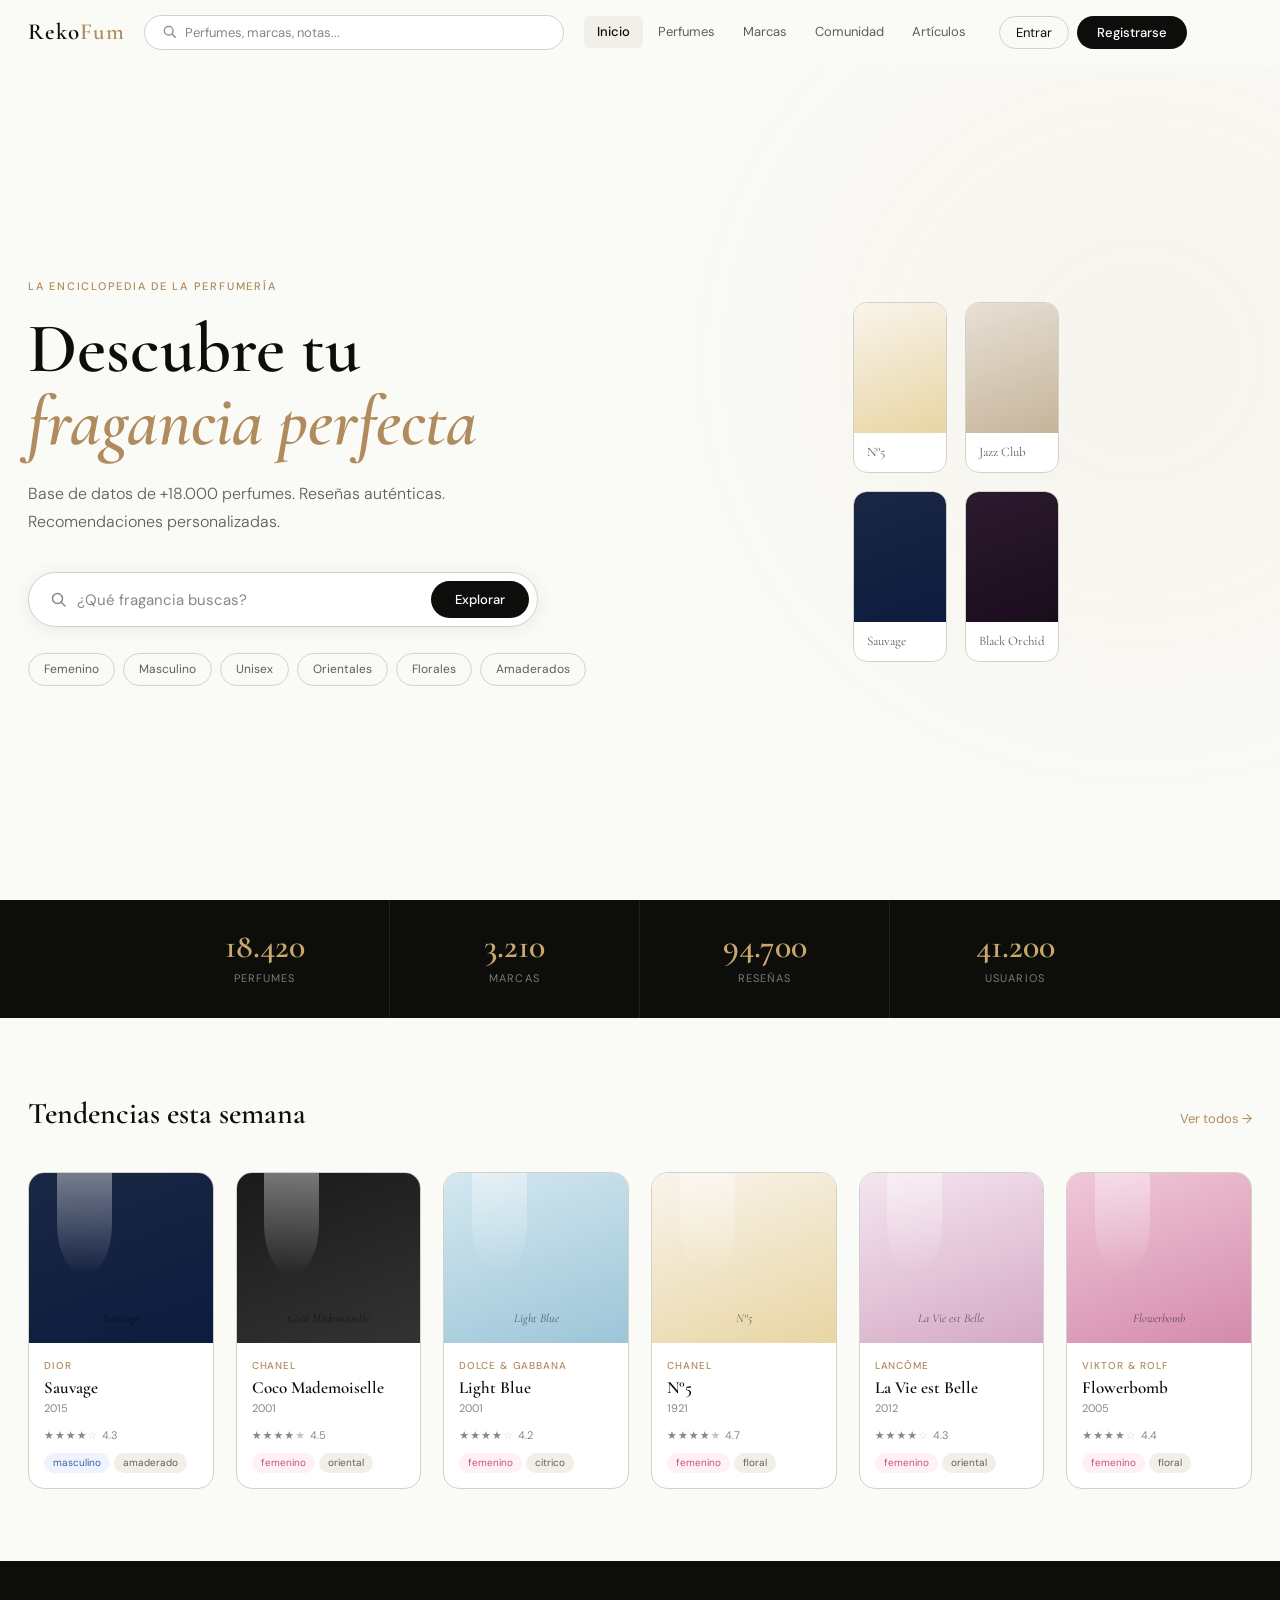
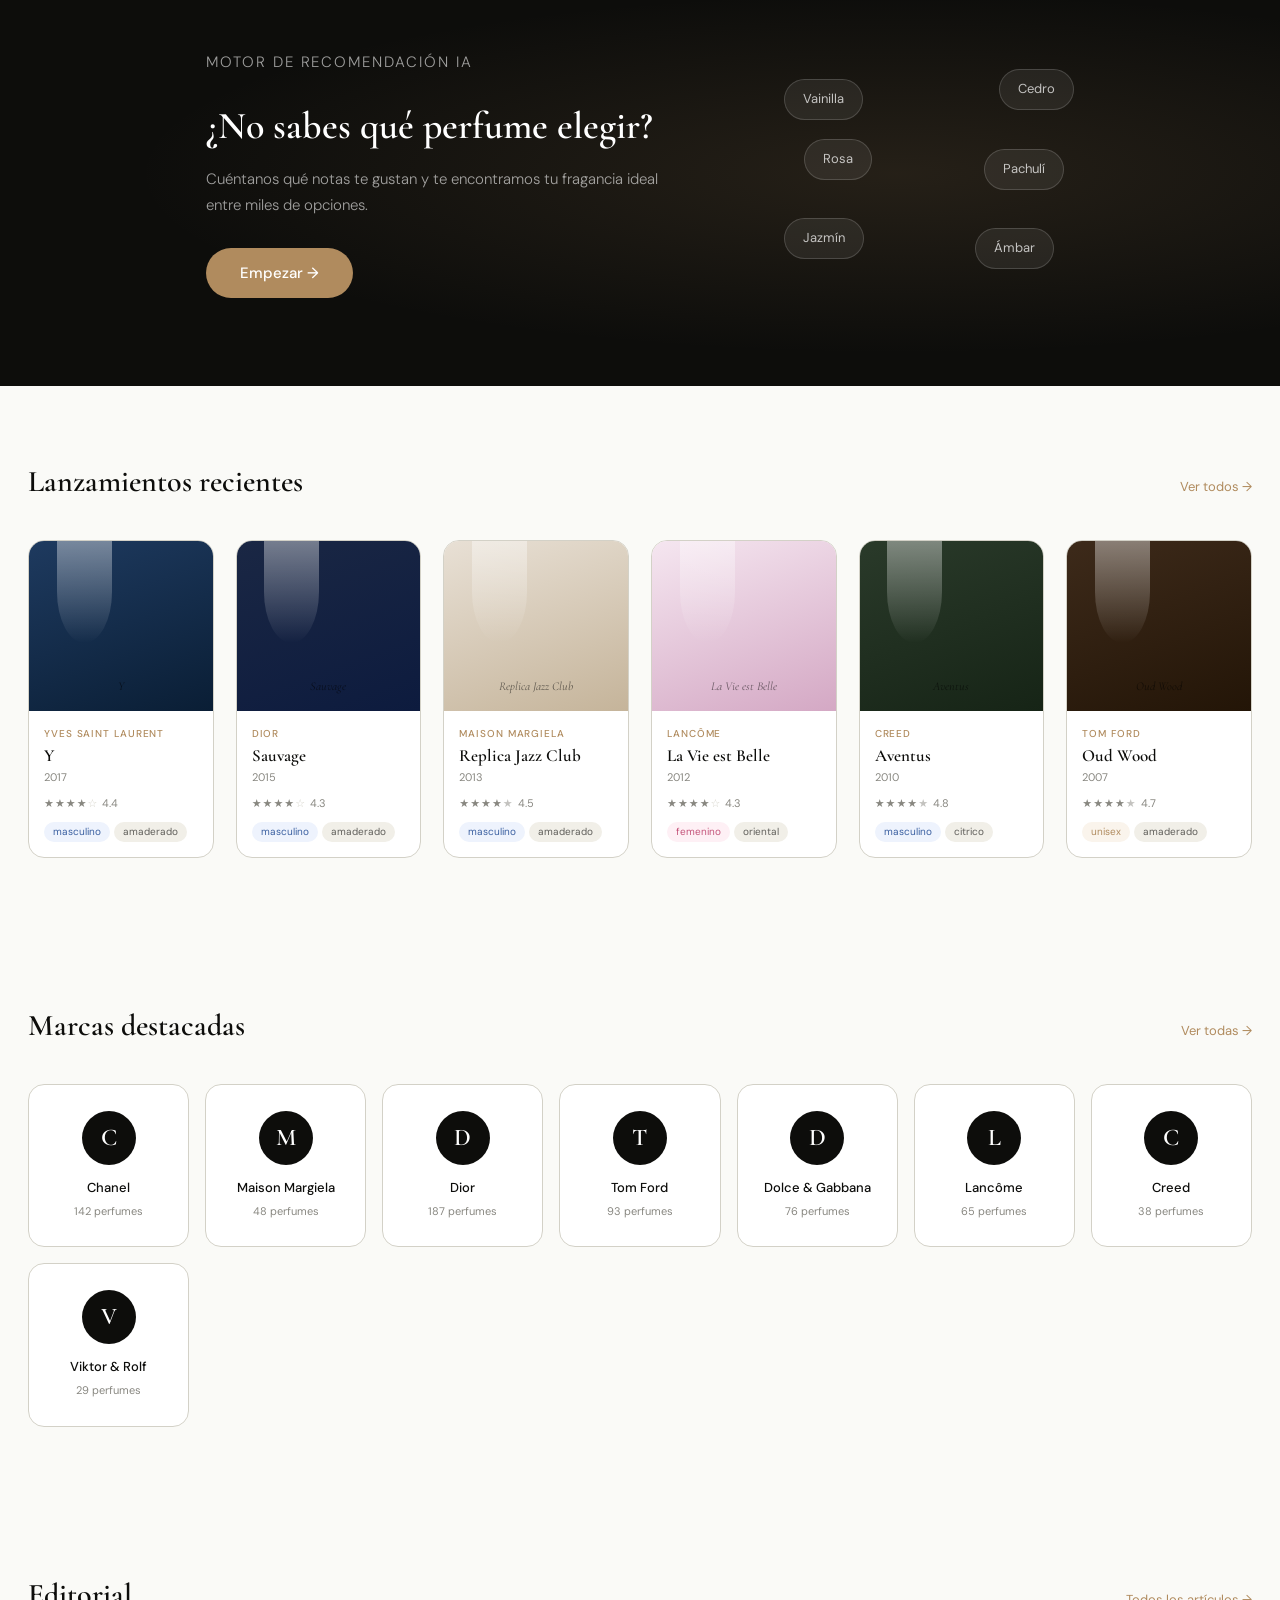
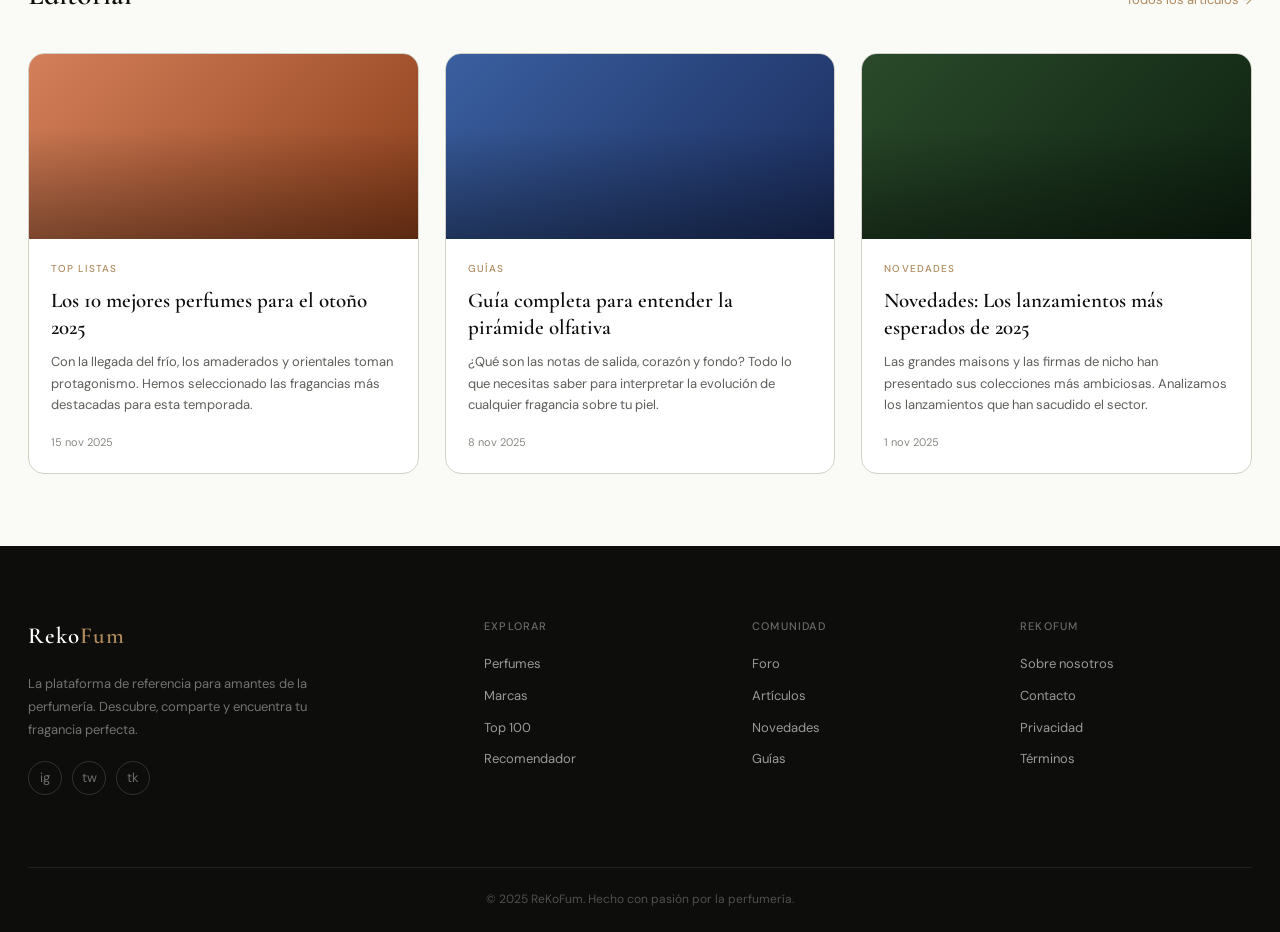
<file: index.html>
<!DOCTYPE html>
<html lang="es">
<head>
  <meta charset="UTF-8">
  <meta name="viewport" content="width=device-width, initial-scale=1.0">
  <title>ReKoFum — Descubre tu fragancia perfecta</title>
  <meta name="description" content="ReKoFum: la plataforma de referencia para amantes de la perfumería. Base de datos, reseñas, comunidad y recomendaciones personalizadas.">

  <!-- =============================================
       FUENTES EXTERNAS
       Se cargan desde Google Fonts dos tipografías:
       - Cormorant Garamond: serifada, usada en títulos y elementos elegantes
       - DM Sans: sans-serif, usada en el cuerpo y textos generales
       preconnect acelera la conexión con el servidor de fuentes
       ============================================= -->
  <link rel="preconnect" href="https://fonts.googleapis.com">
  <link href="https://fonts.googleapis.com/css2?family=Cormorant+Garamond:ital,wght@0,300;0,400;0,600;1,300;1,400;1,600&family=DM+Sans:ital,opsz,wght@0,9..40,300;0,9..40,400;0,9..40,500;1,9..40,300&display=swap" rel="stylesheet">

  <style>
/* =============================================
   SISTEMA DE DISEÑO — VARIABLES GLOBALES (:root)
   Aquí se definen todos los "tokens" de diseño:
   colores, tipografías, radios, sombras y transiciones.
   Usar variables permite cambiar toda la estética
   desde un solo lugar sin tocar el resto del código.
   ============================================= */
:root {
  /* --- Paleta de colores dorados (color de marca) --- */
  --gold: #B08B5E;           /* Dorado principal */
  --gold-light: #C9A86C;     /* Dorado más claro, para hovers y detalles */
  --gold-pale: #FAF4EC;      /* Dorado muy suave, para fondos de selección */
  --gold-border: #E8D5B0;    /* Dorado para bordes sutiles */
  --gold-deep: #8B6A3E;      /* Dorado oscuro, para contraste */

  /* --- Paleta de negros y grises --- */
  --black: #0D0D0B;          /* Negro profundo, casi negro puro */
  --dark: #1A1A18;           /* Negro ligeramente más claro */
  --gray-900: #2C2C2A;       /* Gris muy oscuro */
  --gray-700: #5F5E5A;       /* Gris medio-oscuro, texto secundario */
  --gray-500: #888780;       /* Gris medio, placeholders y metadatos */
  --gray-300: #D3D1C7;       /* Gris claro, bordes */
  --gray-200: #E5E3DA;       /* Gris muy claro, fondos alternativos */
  --gray-100: #F1EFE8;       /* Gris casi blanco, fondos de hover */

  /* --- Fondo general y blanco puro --- */
  --bg: #FAFAF7;             /* Fondo base de toda la página (blanco cálido) */
  --white: #FFFFFF;          /* Blanco puro para tarjetas y modales */

  /* --- Tipografías --- */
  --serif: 'Cormorant Garamond', Georgia, serif;  /* Para títulos y textos elegantes */
  --sans: 'DM Sans', system-ui, sans-serif;       /* Para textos de interfaz */

  /* --- Bordes redondeados --- */
  --radius: 10px;            /* Radio estándar */
  --radius-sm: 6px;          /* Radio pequeño */
  --radius-lg: 16px;         /* Radio grande (tarjetas principales) */

  /* --- Sombras escalonadas --- */
  --shadow: 0 2px 20px rgba(0,0,0,0.07);     /* Sombra sutil */
  --shadow-md: 0 6px 40px rgba(0,0,0,0.11);  /* Sombra media */
  --shadow-lg: 0 16px 64px rgba(0,0,0,0.15); /* Sombra pronunciada */

  /* --- Transición estándar para animaciones --- */
  --transition: 0.22s ease;

  /* --- Altura fija del header para calcular espaciados --- */
  --header-h: 64px;
}

/* =============================================
   RESET Y ESTILOS BASE
   Elimina márgenes y paddings por defecto del navegador.
   Define el comportamiento base del body: fuente, color
   de fondo, tamaño de letra y suavizado de fuentes.
   overflow-x:hidden evita scroll horizontal no deseado.
   ============================================= */
*, *::before, *::after { box-sizing: border-box; margin: 0; padding: 0; }
html { scroll-behavior: smooth; }
body {
  font-family: var(--sans);
  background: var(--bg);
  color: var(--black);
  font-size: 15px;
  line-height: 1.6;
  -webkit-font-smoothing: antialiased; /* Suavizado de fuentes en WebKit */
  overflow-x: hidden;
}
/* Quita subrayados de enlaces, hereda el color del padre */
a { text-decoration: none; color: inherit; }
/* Las imágenes no superan su contenedor */
img { display: block; max-width: 100%; }
/* Los botones usan la fuente global y sin estilos por defecto */
button { cursor: pointer; font-family: var(--sans); border: none; background: none; }
/* Los inputs usan la fuente global */
input, select, textarea { font-family: var(--sans); font-size: 14px; outline: none; }

/* ============================================
   SISTEMA DE VISTAS (SPA — Single Page Application)
   Cada "página" es un div con clase .view.
   Solo la que tenga .active se muestra.
   La animación viewIn hace que aparezca con un
   pequeño fade + deslizamiento hacia arriba.
   ============================================ */
.view { display: none; animation: viewIn 0.3s ease; }
.view.active { display: block; }
@keyframes viewIn {
  from { opacity: 0; transform: translateY(8px); }  /* Empieza invisible y abajo */
  to   { opacity: 1; transform: translateY(0); }    /* Termina visible y en su lugar */
}

/* ============================================
   HEADER — BARRA DE NAVEGACIÓN FIJA
   position:fixed lo mantiene siempre visible al scroll.
   backdrop-filter:blur crea el efecto de cristal esmerilado
   sobre el contenido que pasa por detrás.
   La clase .scrolled se añade via JS cuando el usuario
   hace scroll, mostrando el borde inferior y la sombra.
   ============================================ */
.header {
  position: fixed; top: 0; left: 0; right: 0; z-index: 1000;
  background: rgba(250,250,247,0.93); /* Fondo semi-transparente */
  backdrop-filter: blur(14px);         /* Efecto cristal esmerilado */
  border-bottom: 0.5px solid transparent;
  transition: border-color var(--transition), box-shadow var(--transition);
}
/* Estado activo al hacer scroll: aparece borde inferior y sombra */
.header.scrolled { border-bottom-color: var(--gray-300); box-shadow: 0 2px 24px rgba(0,0,0,0.07); }

/* Contenedor interior del header: flex para alinear todos los elementos en fila */
.header-inner {
  max-width: 1320px; margin: 0 auto;
  display: flex; align-items: center; gap: 20px;
  padding: 0 28px; height: var(--header-h);
}

/* Logo: usa tipografía serif y el span interior toma el color dorado */
.logo {
  font-family: var(--serif); font-size: 23px; font-weight: 600;
  letter-spacing: 0.04em; white-space: nowrap; cursor: pointer;
  transition: opacity var(--transition);
}
.logo:hover { opacity: 0.8; }
.logo span { color: var(--gold); } /* La parte "Fum" en dorado */

/* ============================================
   BARRA DE BÚSQUEDA DEL HEADER
   Se expande para ocupar el espacio disponible (flex:1).
   Al recibir foco, cambia el borde a dorado y añade
   un resplandor sutil con box-shadow.
   ============================================ */
.search-bar {
  flex: 1; max-width: 420px; position: relative;
  display: flex; align-items: center; gap: 8px;
  background: var(--white); border: 0.5px solid var(--gray-300);
  border-radius: 26px; padding: 8px 18px;
  transition: border-color var(--transition), box-shadow var(--transition);
}
.search-bar:focus-within { /* Se activa cuando cualquier hijo tiene foco */
  border-color: var(--gold);
  box-shadow: 0 0 0 3px rgba(176,139,94,0.13);
}
.search-bar svg { color: var(--gray-500); flex-shrink: 0; }
.search-bar input { flex: 1; background: none; border: none; font-size: 13px; color: var(--black); }
.search-bar input::placeholder { color: var(--gray-500); }

/* ============================================
   DROPDOWN DE RESULTADOS DE BÚSQUEDA
   Aparece debajo de la barra de búsqueda cuando
   el usuario escribe. Se muestra añadiendo .open via JS.
   Los grupos (.sd-group) son etiquetas "Perfumes" / "Marcas".
   Los items (.sd-item) son los resultados individuales.
   ============================================ */
.search-dropdown {
  display: none; position: absolute;
  top: calc(100% + 10px); left: 0; right: 0;
  background: var(--white); border: 0.5px solid var(--gray-300);
  border-radius: var(--radius-lg); box-shadow: var(--shadow-lg);
  overflow: hidden; z-index: 200;
}
.search-dropdown.open { display: block; } /* JS añade esta clase para mostrarlo */
.sd-group { /* Etiqueta de categoría dentro del dropdown */
  font-size: 10px; font-weight: 500; letter-spacing: 0.08em;
  text-transform: uppercase; color: var(--gray-500);
  padding: 10px 16px 4px;
}
.sd-item { /* Fila de resultado individual */
  display: flex; align-items: center; gap: 10px;
  padding: 10px 16px; transition: background var(--transition);
  font-size: 13px; cursor: pointer;
}
.sd-item:hover { background: var(--gray-100); }
.sd-item strong { display: block; font-weight: 500; }
.sd-item span { color: var(--gray-500); font-size: 11px; }
.sd-dot { width: 8px; height: 8px; border-radius: 50%; flex-shrink: 0; }
.sd-dot.perf { background: var(--gold); }    /* Punto dorado para perfumes */
.sd-dot.brand { background: var(--gray-500); } /* Punto gris para marcas */
.sd-rating { margin-left: auto; font-size: 11px; color: var(--gold); font-weight: 500; }
.sd-footer { /* Enlace "Ver todos los resultados" al final del dropdown */
  display: block; padding: 10px 16px; font-size: 12px;
  color: var(--gold); border-top: 0.5px solid var(--gray-100); cursor: pointer;
}
.sd-footer:hover { background: var(--gold-pale); }

/* ============================================
   NAVEGACIÓN PRINCIPAL DEL HEADER
   Links horizontales con fondo en hover.
   El link activo tiene fondo gris claro y peso 500.
   ============================================ */
.main-nav { display: flex; gap: 2px; }
.nav-link {
  font-size: 13px; padding: 6px 13px; border-radius: 6px;
  color: var(--gray-700); font-weight: 400;
  transition: color var(--transition), background var(--transition); cursor: pointer;
}
.nav-link:hover { color: var(--black); background: var(--gray-100); }
.nav-link.active { color: var(--black); background: var(--gray-100); font-weight: 500; }

/* Botones de acción del header (Entrar / Registrarse) */
.header-actions { display: flex; gap: 8px; white-space: nowrap; }
.btn-ghost { /* Botón transparente con borde */
  padding: 7px 16px; border: 0.5px solid var(--gray-300); border-radius: 20px;
  font-size: 13px; color: var(--black); transition: all var(--transition);
}
.btn-ghost:hover { border-color: var(--gold); color: var(--gold); }
.btn-primary { /* Botón sólido negro */
  padding: 8px 20px; background: var(--black); color: var(--white);
  border-radius: 20px; font-size: 13px; font-weight: 500; transition: all var(--transition);
}
.btn-primary:hover { background: var(--dark); transform: translateY(-1px); box-shadow: 0 4px 16px rgba(0,0,0,0.2); }

/* ============================================
   MENÚ HAMBURGUESA (MÓVIL)
   Oculto en escritorio, visible en pantallas pequeñas.
   Los 3 spans forman las líneas del icono hamburguesa.
   Con .open se transforman en una "X" con rotaciones CSS.
   ============================================ */
.menu-toggle { display: none; flex-direction: column; gap: 5px; padding: 8px; }
.menu-toggle span {
  display: block; width: 20px; height: 1.5px; background: var(--black);
  transition: all var(--transition); border-radius: 1px;
}
/* Transformación a X cuando está abierto */
.menu-toggle.open span:nth-child(1) { transform: rotate(45deg) translate(4px, 4px); }
.menu-toggle.open span:nth-child(2) { opacity: 0; } /* Línea del medio desaparece */
.menu-toggle.open span:nth-child(3) { transform: rotate(-45deg) translate(4px, -4px); }

/* Menú desplegable móvil: lista vertical de links */
.mobile-menu {
  display: none; flex-direction: column;
  padding: 8px 28px 16px; border-top: 0.5px solid var(--gray-300); background: var(--white);
}
.mobile-menu a {
  padding: 11px 0; font-size: 15px; border-bottom: 0.5px solid var(--gray-100);
  color: var(--gray-700); cursor: pointer; display: block;
}
.mobile-menu.open { display: flex; } /* JS añade .open para mostrar el menú */

/* ============================================
   HERO — SECCIÓN PRINCIPAL
   Grid de 2 columnas: contenido a la izquierda,
   visual (botellas) a la derecha.
   El ::before crea un resplandor decorativo dorado
   en el fondo usando un gradiente radial.
   min-height:100vh hace que ocupe toda la pantalla.
   ============================================ */
.hero {
  min-height: 100vh;
  padding-top: var(--header-h); /* Deja espacio para el header fijo */
  display: grid; grid-template-columns: 1fr 1fr;
  max-width: 1320px; margin: 0 auto;
  padding-left: 28px; padding-right: 28px; gap: 40px;
  align-items: center; position: relative;
}
.hero::before { /* Resplandor decorativo dorado en el fondo */
  content: ''; position: fixed; top: 0; right: 0; width: 55%; height: 100vh;
  background: radial-gradient(ellipse at 80% 40%, rgba(200,168,108,0.07) 0%, transparent 65%);
  pointer-events: none; z-index: -1; /* No interfiere con clicks */
}
.hero-content { padding: 60px 0; }

/* Texto pequeño en mayúsculas sobre el título principal */
.hero-eyebrow {
  font-size: 11px; text-transform: uppercase; letter-spacing: 0.16em;
  color: var(--gold); font-weight: 500; margin-bottom: 18px;
}
/* Título principal: usa clamp() para ser responsive sin media queries */
.hero-title {
  font-family: var(--serif);
  font-size: clamp(46px, 5.5vw, 76px); /* Mínimo 46px, máximo 76px */
  font-weight: 600; line-height: 1.03; margin-bottom: 22px;
}
.hero-title em { font-style: italic; color: var(--gold); } /* "fragancia perfecta" en dorado */
.hero-subtitle {
  font-size: 16px; color: var(--gray-700); max-width: 490px;
  margin-bottom: 36px; font-weight: 300; line-height: 1.75;
}

/* ============================================
   BUSCADOR GRANDE DEL HERO
   Similar al del header pero más grande.
   El botón "Explorar" está dentro del input visualmente.
   ============================================ */
.hero-search {
  display: flex; align-items: center; gap: 10px;
  background: var(--white); border: 0.5px solid var(--gray-300);
  border-radius: 34px; padding: 8px 8px 8px 22px;
  max-width: 510px; margin-bottom: 26px;
  box-shadow: var(--shadow);
  transition: box-shadow var(--transition), border-color var(--transition);
}
.hero-search:focus-within { border-color: var(--gold); box-shadow: 0 0 0 4px rgba(176,139,94,0.12); }
.hero-search svg { color: var(--gray-500); flex-shrink: 0; }
.hero-search input { flex: 1; background: none; border: none; font-size: 15px; color: var(--black); }
.hero-search input::placeholder { color: var(--gray-500); }
.hero-search button {
  background: var(--black); color: var(--white); border: none;
  padding: 10px 24px; border-radius: 26px; font-size: 13px; font-weight: 500;
  cursor: pointer; transition: all var(--transition); white-space: nowrap;
}
.hero-search button:hover { background: var(--gold); }

/* Tags de acceso rápido debajo del buscador */
.hero-tags { display: flex; flex-wrap: wrap; gap: 8px; }
.hero-tags span {
  font-size: 12px; padding: 6px 15px; border-radius: 18px;
  border: 0.5px solid var(--gray-300); color: var(--gray-700);
  cursor: pointer; transition: all var(--transition);
}
.hero-tags span:hover { border-color: var(--gold); color: var(--gold); background: var(--gold-pale); }

/* ============================================
   VISUAL DEL HERO — BOTELLAS FLOTANTES
   Grid 2x2 de tarjetas de botellas decorativas.
   Cada botella tiene un efecto hover de elevación
   y rotación ligera usando cubic-bezier para suavidad.
   ============================================ */
.hero-visual { display: flex; align-items: center; justify-content: center; height: 100%; }
.floating-bottles { display: grid; grid-template-columns: 1fr 1fr; gap: 18px; }
.bottle {
  cursor: pointer; border-radius: 14px; overflow: hidden;
  border: 0.5px solid var(--gray-300);
  /* cubic-bezier da el efecto "rebote" al hacer hover */
  transition: transform 0.3s cubic-bezier(0.34,1.56,0.64,1), box-shadow var(--transition);
  background: var(--white);
}
.bottle:hover { transform: translateY(-8px) rotate(-1deg); box-shadow: var(--shadow-md); }
.bottle:nth-child(2):hover { transform: translateY(-8px) rotate(1deg); } /* Rotación contraria */
.bottle-img { height: 130px; border-radius: 12px 12px 0 0; }
/* Degradados que simulan colores de botellas de perfume */
.img1 { background: linear-gradient(160deg,#F9F4EC,#E8D5A3); } /* Dorado claro - Chanel */
.img2 { background: linear-gradient(160deg,#E8E0D5,#C5B49A); } /* Beige - Margiela */
.img3 { background: linear-gradient(160deg,#1A2744,#0D1B3E); } /* Azul oscuro - Dior */
.img4 { background: linear-gradient(160deg,#2C1A2E,#1A0D1C); } /* Morado oscuro - Tom Ford */
.bottle span {
  display: block; font-family: var(--serif); font-size: 13px;
  padding: 9px 13px; color: var(--gray-700);
}

/* ============================================
   BARRA DE ESTADÍSTICAS
   Fondo negro con 4 stats en fila.
   flex:1 hace que cada stat ocupe el mismo ancho.
   El borde derecho separa los stats visualmente.
   ============================================ */
.stats-bar {
  background: var(--black); color: var(--white);
  display: flex; justify-content: center; gap: 0;
}
.stat {
  flex: 1; max-width: 250px; display: flex; flex-direction: column; align-items: center;
  padding: 30px 16px; border-right: 0.5px solid rgba(255,255,255,0.08);
  transition: background var(--transition);
}
.stat:hover { background: rgba(255,255,255,0.03); }
.stat:last-child { border-right: none; } /* El último no tiene borde */
.stat strong { /* Número grande en dorado claro */
  font-family: var(--serif); font-size: 34px; font-weight: 600;
  color: var(--gold-light); line-height: 1; margin-bottom: 6px;
}
.stat span { /* Etiqueta pequeña en mayúsculas y opaca */
  font-size: 11px; text-transform: uppercase; letter-spacing: 0.1em;
  color: rgba(255,255,255,0.45);
}

/* ============================================
   SECCIONES GENÉRICAS
   Contenedor centrado con padding vertical generoso.
   .section-header usa flex para alinear título y "Ver todos"
   en los extremos opuestos de la misma línea.
   ============================================ */
.section { max-width: 1320px; margin: 0 auto; padding: 72px 28px; }
.section-header {
  display: flex; align-items: baseline;
  justify-content: space-between; margin-bottom: 34px;
}
.section-title { font-family: var(--serif); font-size: 30px; font-weight: 600; }
.see-all { font-size: 13px; color: var(--gold); transition: opacity var(--transition); cursor: pointer; }
.see-all:hover { opacity: 0.7; }

/* ============================================
   TARJETAS DE PERFUME
   .perfume-grid: grid con columnas de mínimo 185px,
   que se ajustan automáticamente al ancho disponible.
   .perfume-card: tarjeta con hover de elevación y borde dorado.
   ============================================ */
.perfume-grid { display: grid; grid-template-columns: repeat(auto-fill, minmax(185px, 1fr)); gap: 22px; }
.perfume-catalog-grid { display: grid; grid-template-columns: repeat(auto-fill, minmax(175px, 1fr)); gap: 20px; }

.perfume-card {
  display: flex; flex-direction: column; border-radius: var(--radius-lg);
  overflow: hidden; border: 0.5px solid var(--gray-300); background: var(--white);
  transition: transform 0.3s cubic-bezier(0.34,1.56,0.64,1), box-shadow var(--transition), border-color var(--transition);
  cursor: pointer;
}
.perfume-card:hover {
  transform: translateY(-6px); /* Sube 6px al hacer hover */
  box-shadow: var(--shadow-md);
  border-color: var(--gold-border); /* Borde se vuelve dorado */
}

/* Zona visual de la botella en la tarjeta (fondo de color + reflejo) */
.pc-bottle {
  height: 170px; position: relative; overflow: hidden;
  display: flex; align-items: flex-end; justify-content: center; padding-bottom: 14px;
}
.pc-shine { /* Efecto de brillo/reflejo sobre la botella */
  position: absolute; top: 0; left: 15%; width: 30%; height: 60%;
  background: linear-gradient(180deg, rgba(255,255,255,0.4) 0%, transparent 100%);
  border-radius: 0 0 50% 50%; pointer-events: none;
}
.pc-label { position: relative; text-align: center; }
.pc-label span { font-family: var(--serif); font-size: 12px; font-style: italic; color: rgba(0,0,0,0.55); }

/* Información textual dentro de la tarjeta */
.pc-info { padding: 15px; }
.pc-brand { /* Nombre de marca en mayúsculas y dorado */
  font-size: 10px; text-transform: uppercase; letter-spacing: 0.09em;
  color: var(--gold); font-weight: 500; margin-bottom: 4px;
}
.pc-name { font-family: var(--serif); font-size: 17px; font-weight: 600; line-height: 1.2; margin-bottom: 2px; }
.pc-year { font-size: 11px; color: var(--gray-500); margin-bottom: 9px; }
.pc-rating { display: flex; align-items: center; gap: 5px; font-size: 12px; margin-bottom: 9px; }
.pc-rating span { color: var(--gray-500); font-size: 11px; }

/* Tags de género y familia olfativa */
.pc-tags { display: flex; flex-wrap: wrap; gap: 4px; }
.pc-tag { font-size: 10px; padding: 2px 9px; border-radius: 10px; background: var(--gray-100); color: var(--gray-700); }
.pc-tag.femenino { background: #FEF0F5; color: #C4547A; }  /* Rosa para femenino */
.pc-tag.masculino { background: #EEF3FD; color: #3A5FA0; } /* Azul para masculino */
.pc-tag.unisex { background: var(--gold-pale); color: var(--gold); } /* Dorado para unisex */

/* ============================================
   SISTEMA DE ESTRELLAS DE VALORACIÓN
   Tres estados: llena, media (opacity 0.5) y vacía.
   ============================================ */
.stars-wrap { display: inline-flex; gap: 1px; }
.star { color: var(--gold-light); font-size: 12px; }
.star.half { opacity: 0.5; }
.star.empty { color: var(--gray-300); }

/* ============================================
   BANNER DEL RECOMENDADOR
   Sección oscura con dos columnas: texto a la izquierda
   y burbujas de notas flotantes a la derecha.
   El ::before añade un resplandor dorado decorativo.
   ============================================ */
.recommender-banner {
  background: var(--black); color: var(--white);
  padding: 88px 28px; display: flex; justify-content: center;
  align-items: center; gap: 88px; position: relative; overflow: hidden;
}
.recommender-banner::before { /* Resplandor dorado decorativo */
  content: ''; position: absolute; inset: 0;
  background: radial-gradient(ellipse at 70% 50%, rgba(176,139,94,0.15) 0%, transparent 60%);
  pointer-events: none;
}
.recommender-content { max-width: 490px; position: relative; z-index: 1; }
.rec-eyebrow {
  font-size: 11px; text-transform: uppercase; letter-spacing: 0.13em;
  color: var(--gold-light); font-weight: 500; margin-bottom: 14px;
}
.recommender-content h2 {
  font-family: var(--serif); font-size: 38px; font-weight: 600;
  margin-bottom: 18px; line-height: 1.12;
}
.recommender-content p {
  color: rgba(255,255,255,0.6); font-size: 15px; margin-bottom: 30px;
  line-height: 1.75; font-weight: 300;
}
/* Botón CTA grande dorado */
.btn-primary-lg {
  background: var(--gold); color: var(--white); border: none;
  padding: 15px 34px; border-radius: 30px; font-size: 15px; font-weight: 500;
  cursor: pointer; transition: all var(--transition);
}
.btn-primary-lg:hover {
  background: var(--gold-light); transform: translateY(-2px);
  box-shadow: 0 8px 24px rgba(176,139,94,0.4);
}
.btn-ghost-lg {
  background: none; border: 0.5px solid var(--gray-300); color: var(--gray-700);
  padding: 12px 28px; border-radius: 30px; font-size: 14px; cursor: pointer;
  transition: all var(--transition); margin-top: 24px;
}
.btn-ghost-lg:hover { border-color: var(--gold); color: var(--gold); }

/* Burbujas de notas olfativas flotantes en el banner */
.rec-notes { position: relative; width: 290px; height: 210px; z-index: 1; }
.note-bubble { /* Burbuja individual de nota olfativa */
  position: absolute; background: rgba(255,255,255,0.07);
  border: 0.5px solid rgba(255,255,255,0.16); border-radius: 26px;
  padding: 9px 18px; font-size: 13px; color: rgba(255,255,255,0.72);
  white-space: nowrap; transition: background var(--transition);
}
.note-bubble:hover { background: rgba(255,255,255,0.13); }
/* Posicionamiento absoluto de cada burbuja */
.n1 { top: 10px; left: 0; }
.n2 { top: 0; right: 0; }
.n3 { top: 70px; left: 20px; }
.n4 { top: 80px; right: 10px; }
.n5 { bottom: 20px; left: 0; }
.n6 { bottom: 10px; right: 20px; }

/* ============================================
   TARJETAS DE MARCAS (GRID COMPACTO)
   Grid con columnas de mínimo 145px.
   El avatar de inicial cambia de negro a dorado al hover.
   ============================================ */
.brands-grid { display: grid; grid-template-columns: repeat(auto-fill, minmax(145px, 1fr)); gap: 16px; }
.brand-mini-card {
  display: flex; flex-direction: column; align-items: center; text-align: center;
  padding: 26px 16px; border: 0.5px solid var(--gray-300); border-radius: var(--radius-lg);
  background: var(--white);
  transition: border-color var(--transition), background var(--transition), transform var(--transition), box-shadow var(--transition);
  cursor: pointer;
}
.brand-mini-card:hover {
  border-color: var(--gold); background: var(--gold-pale);
  transform: translateY(-4px); box-shadow: var(--shadow);
}
.brand-initial-lg { /* Avatar circular con la inicial de la marca */
  width: 54px; height: 54px; border-radius: 50%;
  background: var(--black); color: var(--white);
  font-family: var(--serif); font-size: 24px; font-weight: 600;
  display: flex; align-items: center; justify-content: center; margin-bottom: 13px;
  transition: background var(--transition);
}
.brand-mini-card:hover .brand-initial-lg { background: var(--gold); }
.brand-mini-name { font-size: 13px; font-weight: 500; margin-bottom: 4px; }
.brand-mini-count { font-size: 11px; color: var(--gray-500); }

/* ============================================
   TARJETAS DE ARTÍCULOS
   Columnas de mínimo 300px. La imagen tiene un
   overlay oscuro (::after) para que el texto encima
   sea legible si se añadiera.
   ============================================ */
.articles-grid { display: grid; grid-template-columns: repeat(auto-fill, minmax(300px, 1fr)); gap: 26px; }
.article-card {
  border: 0.5px solid var(--gray-300); border-radius: var(--radius-lg); overflow: hidden;
  background: var(--white); transition: all 0.3s ease; display: flex; flex-direction: column;
  cursor: pointer;
}
.article-card:hover { transform: translateY(-5px); box-shadow: var(--shadow-md); border-color: var(--gold-border); }
.article-img { height: 185px; position: relative; overflow: hidden; }
.article-img::after { /* Overlay degradado sobre la imagen */
  content: ''; position: absolute; inset: 0;
  background: linear-gradient(to top, rgba(0,0,0,0.35) 0%, transparent 60%);
}
/* Fondos de degradado para cada categoría de artículo */
.art-otoño    { background: linear-gradient(135deg, #D4805A, #8B3E1A); }
.art-guia     { background: linear-gradient(135deg, #3A5FA0, #1A2C5C); }
.art-novedades{ background: linear-gradient(135deg, #2A4A2A, #0D2010); }
.art-historia { background: linear-gradient(135deg, #FAF4EC, #E8C87A); }
.art-tips     { background: linear-gradient(135deg, #C4A0C8, #6B3578); }
.art-unisex   { background: linear-gradient(135deg, #8BBFD8, #2A6E92); }
.article-info { padding: 22px; flex: 1; display: flex; flex-direction: column; }
.article-cat { font-size: 10px; text-transform: uppercase; letter-spacing: 0.11em; color: var(--gold); font-weight: 500; margin-bottom: 10px; }
.article-title { font-family: var(--serif); font-size: 21px; font-weight: 600; line-height: 1.3; margin-bottom: 10px; }
.article-resumen { font-size: 13px; color: var(--gray-700); line-height: 1.65; flex: 1; margin-bottom: 18px; }
.article-fecha { font-size: 11px; color: var(--gray-500); margin-top: auto; }

/* ============================================
   PIE DE PÁGINA
   Fondo negro con grid de 2 columnas:
   - Izquierda: logo, descripción y redes sociales
   - Derecha: 3 columnas de links agrupados
   .footer-bottom es la barra inferior de copyright
   ============================================ */
.footer { background: var(--black); color: var(--white); padding: 72px 28px 0; }
.footer-inner {
  max-width: 1320px; margin: 0 auto;
  display: grid; grid-template-columns: 1fr 2fr; /* Proporción 1:2 */
  gap: 72px; padding-bottom: 72px;
}
.footer-brand .logo { color: var(--white); margin-bottom: 18px; display: block; }
.footer-brand p { font-size: 13px; color: rgba(255,255,255,0.42); line-height: 1.75; max-width: 290px; }
.footer-social { display: flex; gap: 10px; margin-top: 20px; }
.social-btn { /* Botones circulares de redes sociales */
  width: 34px; height: 34px; border: 0.5px solid rgba(255,255,255,0.15);
  border-radius: 50%; display: flex; align-items: center; justify-content: center;
  color: rgba(255,255,255,0.4); font-size: 13px; cursor: pointer; transition: all var(--transition);
}
.social-btn:hover { border-color: var(--gold); color: var(--gold); }
.footer-links { display: grid; grid-template-columns: repeat(3, 1fr); gap: 36px; }
.footer-col h4 { /* Título de columna en mayúsculas y opaco */
  font-size: 11px; text-transform: uppercase; letter-spacing: 0.11em;
  color: rgba(255,255,255,0.38); margin-bottom: 18px; font-weight: 500;
}
.footer-col a {
  display: block; font-size: 13px; color: rgba(255,255,255,0.58);
  margin-bottom: 11px; transition: color var(--transition); cursor: pointer;
}
.footer-col a:hover { color: var(--gold-light); }
.footer-bottom { /* Barra de copyright al final */
  border-top: 0.5px solid rgba(255,255,255,0.09); padding: 22px 0;
  display: flex; align-items: center; justify-content: space-between;
}
.footer-bottom p { font-size: 12px; color: rgba(255,255,255,0.28); max-width: 1320px; margin: 0 auto; }

/* ============================================
   MODALES (LOGIN / REGISTRO)
   .modal-overlay es el fondo oscuro que cubre toda la
   pantalla. Se muestra con display:flex al añadir .open.
   .modal es la caja blanca central con animación de entrada.
   @keyframes modalIn hace que aparezca desde abajo con escala.
   ============================================ */
.modal-overlay {
  display: none; position: fixed; inset: 0; z-index: 3000;
  background: rgba(0,0,0,0.55); backdrop-filter: blur(6px);
  align-items: center; justify-content: center; padding: 24px;
}
.modal-overlay.open { display: flex; } /* JS añade .open para mostrar */
.modal {
  background: var(--white); border-radius: 20px; padding: 36px;
  width: 100%; max-width: 420px; position: relative;
  animation: modalIn 0.25s cubic-bezier(0.34,1.56,0.64,1); /* Animación con rebote */
}
@keyframes modalIn {
  from { transform: translateY(24px) scale(0.95); opacity: 0; } /* Empieza abajo y pequeño */
  to   { transform: translateY(0) scale(1); opacity: 1; }       /* Llega a tamaño normal */
}
.modal-close { /* Botón X para cerrar el modal */
  position: absolute; top: 18px; right: 18px; font-size: 16px;
  color: var(--gray-500); padding: 6px 10px; border-radius: 6px; transition: all var(--transition);
}
.modal-close:hover { color: var(--black); background: var(--gray-100); }

/* Pestañas del modal (Entrar / Registrarse) */
.modal-tabs { display: flex; gap: 0; border-bottom: 0.5px solid var(--gray-300); margin-bottom: 26px; }
.modal-tab {
  font-size: 14px; padding: 8px 22px 13px; color: var(--gray-500);
  border-bottom: 2px solid transparent; margin-bottom: -1px; transition: all var(--transition);
}
.modal-tab.active { color: var(--black); border-bottom-color: var(--black); font-weight: 500; }

/* Formularios dentro del modal (login y registro) */
.modal-form { display: none; flex-direction: column; gap: 13px; }
.modal-form.active { display: flex; } /* Solo el formulario activo se muestra */
.modal-form h3 { font-family: var(--serif); font-size: 24px; font-weight: 600; margin-bottom: 4px; }
.modal-form input {
  padding: 13px 16px; border: 0.5px solid var(--gray-300); border-radius: 10px;
  font-size: 14px; transition: border-color var(--transition), box-shadow var(--transition);
}
.modal-form input:focus { border-color: var(--gold); box-shadow: 0 0 0 3px rgba(176,139,94,0.12); }
.btn-primary-full { /* Botón que ocupa todo el ancho del formulario */
  padding: 14px; background: var(--black); color: var(--white);
  border-radius: 10px; font-size: 14px; font-weight: 500; cursor: pointer;
  transition: all var(--transition); margin-top: 4px;
}
.btn-primary-full:hover { background: var(--dark); transform: translateY(-1px); }

/* Separador "o continúa con" entre email/pass y OAuth */
.modal-divider { display: flex; align-items: center; gap: 13px; }
.modal-divider::before, .modal-divider::after {
  content: ''; flex: 1; height: 0.5px; background: var(--gray-300);
}
.modal-divider span { font-size: 12px; color: var(--gray-500); }

/* Botón de OAuth (Google) */
.btn-oauth {
  display: flex; align-items: center; justify-content: center; gap: 10px;
  padding: 13px; border: 0.5px solid var(--gray-300); border-radius: 10px;
  font-size: 13px; cursor: pointer; transition: all var(--transition);
}
.btn-oauth:hover { background: var(--gray-100); border-color: var(--gray-500); }

/* ============================================
   CATÁLOGO DE PERFUMES — LAYOUT CON SIDEBAR
   Grid de 2 columnas: sidebar de filtros (265px fijo)
   y área principal de resultados.
   La sidebar usa position:sticky para quedarse visible
   mientras se hace scroll por los resultados.
   ============================================ */
.catalog-layout {
  display: grid; grid-template-columns: 265px 1fr;
  max-width: 1320px; margin: 0 auto;
  padding: calc(var(--header-h) + 36px) 28px 72px; gap: 44px; align-items: start;
}
.filters-sidebar {
  position: sticky; /* Se queda pegado al hacer scroll */
  top: calc(var(--header-h) + 18px); /* Se queda bajo el header */
  background: var(--white); border: 0.5px solid var(--gray-300);
  border-radius: var(--radius-lg); padding: 26px;
}
.filters-header { display: flex; align-items: center; justify-content: space-between; margin-bottom: 26px; }
.filters-header h3 { font-size: 16px; font-weight: 500; }
.reset-btn { font-size: 12px; color: var(--gold); cursor: pointer; padding: 3px 8px; border-radius: 4px; transition: background var(--transition); }
.reset-btn:hover { background: var(--gold-pale); }

/* Grupos de filtros con separadores */
.filter-group { margin-bottom: 24px; border-bottom: 0.5px solid var(--gray-100); padding-bottom: 22px; }
.filter-group:last-of-type { border-bottom: none; margin-bottom: 0; padding-bottom: 0; }
.filter-group h4 {
  font-size: 11px; font-weight: 500; text-transform: uppercase;
  letter-spacing: 0.07em; color: var(--gray-500); margin-bottom: 13px;
}
.filter-check { /* Fila de checkbox + etiqueta */
  display: flex; align-items: center; gap: 9px; margin-bottom: 9px;
  cursor: pointer; font-size: 13px; color: var(--gray-700); transition: color var(--transition);
}
.filter-check:hover span { color: var(--black); }
.filter-check input[type="checkbox"] { accent-color: var(--gold); width: 14px; height: 14px; cursor: pointer; }

/* Filtro de rango de año */
.range-group { display: flex; flex-direction: column; gap: 8px; }
.range-group input[type="range"] { accent-color: var(--gold); width: 100%; }
.range-labels { display: flex; justify-content: space-between; font-size: 11px; color: var(--gray-500); }

/* Controles superiores del catálogo */
.catalog-top {
  display: flex; align-items: center; justify-content: space-between;
  margin-bottom: 26px; flex-wrap: wrap; gap: 14px;
}
.page-title { font-family: var(--serif); font-size: 34px; font-weight: 600; }
.catalog-controls { display: flex; align-items: center; gap: 12px; }
.result-count { font-size: 13px; color: var(--gray-500); }
.sort-select { /* Selector de ordenación */
  font-size: 13px; padding: 9px 13px; border: 0.5px solid var(--gray-300);
  border-radius: 9px; background: var(--white); color: var(--black);
  cursor: pointer; transition: border-color var(--transition);
}
.sort-select:focus { border-color: var(--gold); }

/* Toggle de vista cuadrícula/lista */
.view-toggle { display: flex; border: 0.5px solid var(--gray-300); border-radius: 9px; overflow: hidden; }
.view-btn { padding: 9px 11px; color: var(--gray-500); transition: all var(--transition); }
.view-btn.active { background: var(--black); color: var(--white); } /* Activo: fondo negro */

/* Chips de filtros activos debajo de los controles */
.active-filters { display: flex; flex-wrap: wrap; gap: 8px; margin-bottom: 18px; }
.af-tag {
  display: inline-flex; align-items: center; gap: 6px; font-size: 12px;
  padding: 4px 11px; background: var(--gold-pale); border: 0.5px solid var(--gold-border);
  border-radius: 18px; color: var(--gold);
}
.af-tag button { font-size: 10px; color: var(--gold); cursor: pointer; }

/* Vista lista del catálogo (alternativa al grid) */
.perfume-catalog-list { display: flex; flex-direction: column; gap: 12px; }
.list-card { /* Tarjeta horizontal para la vista lista */
  display: flex; align-items: center; gap: 18px;
  background: var(--white); border: 0.5px solid var(--gray-300); border-radius: var(--radius);
  padding: 16px; transition: all var(--transition); cursor: pointer;
}
.list-card:hover { border-color: var(--gold-border); box-shadow: var(--shadow); }
.list-bottle { width: 64px; height: 64px; border-radius: 8px; flex-shrink: 0; }
.list-info { flex: 1; }
.list-brand { font-size: 10px; text-transform: uppercase; letter-spacing: 0.08em; color: var(--gold); font-weight: 500; margin-bottom: 2px; }
.list-name { font-family: var(--serif); font-size: 18px; font-weight: 600; line-height: 1.2; margin-bottom: 4px; }
.list-meta { font-size: 12px; color: var(--gray-500); display: flex; gap: 10px; align-items: center; }
.list-rating { margin-left: auto; text-align: right; }
.list-rating .stars-wrap { font-size: 13px; }
.list-rating span { display: block; font-size: 12px; color: var(--gray-500); margin-top: 2px; }

/* ============================================
   PÁGINA DE MARCAS — LISTA COMPLETA
   .brand-card-full es la fila de cada marca.
   Al hover se desplaza ligeramente a la derecha
   (transform: translateX) para efecto de selección.
   ============================================ */
.page-wrap { max-width: 1320px; margin: 0 auto; padding: calc(var(--header-h) + 52px) 28px 72px; }
.page-hero-sm { margin-bottom: 36px; }
.page-hero-sm h1 { font-family: var(--serif); font-size: 42px; font-weight: 600; margin-bottom: 10px; }
.page-hero-sm p { font-size: 16px; color: var(--gray-700); font-weight: 300; }

/* Barra de búsqueda y filtro alfabético de marcas */
.brands-filter-bar { margin-bottom: 28px; }
.brand-search-input {
  width: 100%; max-width: 420px; padding: 11px 18px;
  border: 0.5px solid var(--gray-300); border-radius: 10px; font-size: 14px;
  margin-bottom: 18px; display: block; transition: border-color var(--transition), box-shadow var(--transition);
}
.brand-search-input:focus { border-color: var(--gold); box-shadow: 0 0 0 3px rgba(176,139,94,0.12); }
.alphabet-filter { display: flex; flex-wrap: wrap; gap: 5px; }
.alphabet-filter button { /* Botón de letra individual A-Z */
  width: 32px; height: 32px; border: 0.5px solid var(--gray-300); border-radius: 7px;
  font-size: 12px; font-weight: 500; cursor: pointer; transition: all var(--transition);
  font-family: var(--sans);
}
.alphabet-filter button:hover,
.alphabet-filter button.alpha-active { border-color: var(--gold); color: var(--gold); background: var(--gold-pale); }

/* Fila de marca en la lista completa */
.brands-full-grid { display: flex; flex-direction: column; gap: 3px; }
.brand-card-full {
  display: flex; align-items: center; gap: 18px;
  padding: 17px 22px; background: var(--white);
  border: 0.5px solid var(--gray-300); border-radius: var(--radius);
  transition: all var(--transition); cursor: pointer;
}
.brand-card-full:hover {
  border-color: var(--gold); background: var(--gold-pale);
  transform: translateX(4px); /* Se desplaza a la derecha al hover */
}
.brand-initial { /* Avatar circular con la inicial */
  width: 42px; height: 42px; border-radius: 50%; background: var(--black); color: var(--white);
  font-family: var(--serif); font-size: 19px; font-weight: 600;
  display: flex; align-items: center; justify-content: center; flex-shrink: 0; transition: background var(--transition);
}
.brand-card-full:hover .brand-initial { background: var(--gold); }
.brand-card-info { flex: 1; }
.brand-card-name { font-size: 15px; font-weight: 500; margin-bottom: 2px; }
.brand-card-country { font-size: 12px; color: var(--gray-500); }
.brand-card-count { font-size: 12px; color: var(--gold); margin-top: 2px; }
.brand-card-desc { font-size: 12px; color: var(--gray-700); margin-top: 3px; max-width: 480px; }
.brand-card-arrow { color: var(--gray-300); font-size: 20px; transition: all var(--transition); }
.brand-card-full:hover .brand-card-arrow { color: var(--gold); transform: translateX(4px); }

/* ============================================
   PÁGINA DE DETALLE DE PERFUME
   Layout hero de 2 columnas: imagen izquierda, info derecha.
   La botella usa un gradiente de color específico de cada perfume.
   .pd-bottle-shine simula el reflejo de luz sobre el frasco.
   ============================================ */
.perfume-detail-wrap { max-width: 1320px; margin: 0 auto; padding: calc(var(--header-h) + 24px) 28px 72px; }
.breadcrumb { /* Ruta de navegación "Inicio / Perfumes / Marca / Nombre" */
  font-size: 12px; color: var(--gray-500); margin-bottom: 36px;
  display: flex; align-items: center; gap: 6px; flex-wrap: wrap;
}
.breadcrumb a, .breadcrumb span { transition: color var(--transition); cursor: pointer; }
.breadcrumb a:hover { color: var(--gold); }
.breadcrumb .sep { color: var(--gray-300); }
.breadcrumb .current { color: var(--black); font-weight: 500; }

/* Grid principal del hero de detalle */
.pd-hero { display: grid; grid-template-columns: 300px 1fr; gap: 56px; margin-bottom: 56px; }
.pd-bottle-col { display: flex; flex-direction: column; gap: 16px; }
.pd-bottle { /* Contenedor grande de la botella con efecto de luz */
  height: 360px; border-radius: 14px; position: relative; overflow: hidden;
  display: flex; align-items: flex-end; justify-content: center; padding-bottom: 22px;
  border: 0.5px solid rgba(0,0,0,0.07); transition: box-shadow var(--transition);
}
.pd-bottle:hover { box-shadow: var(--shadow-md); }
.pd-bottle-shine { /* Reflejo de luz en la parte superior de la botella */
  position: absolute; top: 0; left: 18%; width: 28%; height: 55%;
  background: linear-gradient(180deg, rgba(255,255,255,0.48) 0%, transparent 100%);
  border-radius: 0 0 50% 50%; pointer-events: none;
}
.pd-bottle-label-wrap { position: relative; text-align: center; }
.pd-bottle-name { display: block; font-family: var(--serif); font-size: 14px; font-style: italic; color: rgba(0,0,0,0.5); }
.pd-bottle-brand { display: block; font-size: 11px; color: rgba(0,0,0,0.32); margin-top: 2px; }

/* Botones de acción (Me gusta, Guardar, Compartir) */
.pd-actions-col { display: flex; gap: 9px; }
.pd-action-btn {
  flex: 1; display: flex; align-items: center; justify-content: center; gap: 6px;
  padding: 11px 12px; border: 0.5px solid var(--gray-300); border-radius: 9px;
  font-size: 12px; color: var(--gray-700); transition: all var(--transition);
}
.pd-action-btn:hover { border-color: var(--gold); color: var(--gold); background: var(--gold-pale); }
.pd-action-btn.active { background: var(--gold-pale); border-color: var(--gold); color: var(--gold); }

/* Información principal del perfume */
.pd-brand-link { margin-bottom: 7px; }
.pd-brand-link a {
  font-size: 12px; text-transform: uppercase; letter-spacing: 0.11em;
  color: var(--gold); font-weight: 500; cursor: pointer;
}
.pd-name { /* Título grande del perfume, responsive con clamp() */
  font-family: var(--serif); font-size: clamp(34px, 4.5vw, 56px);
  font-weight: 600; line-height: 1.03; margin-bottom: 18px;
}
.pd-meta-row { display: flex; flex-wrap: wrap; gap: 8px; margin-bottom: 18px; }
.pd-pill { /* Etiquetas de género, año y familia */
  font-size: 11px; padding: 4px 13px; border-radius: 18px;
  border: 0.5px solid var(--gray-300); color: var(--gray-700); background: var(--white);
}
.pd-pill.gender { background: var(--gold-pale); border-color: var(--gold-border); color: var(--gold); }
.pd-pill.family { background: var(--gray-100); }
.pd-rating-row { display: flex; align-items: center; gap: 10px; margin-bottom: 32px; }
.pd-rating-num { font-family: var(--serif); font-size: 26px; font-weight: 600; }
.pd-rating-count { font-size: 13px; color: var(--gray-500); }

/* Secciones dentro del detalle del perfume */
.pd-section { margin-bottom: 30px; }
.pd-section-title { /* Título de sección en mayúsculas pequeñas */
  font-size: 11px; text-transform: uppercase; letter-spacing: 0.11em;
  color: var(--gray-500); font-weight: 500; margin-bottom: 15px;
}

/* ============================================
   PIRÁMIDE OLFATIVA
   Grid de 3 columnas: Salida, Corazón, Fondo.
   Cada tier es una caja con fondo gris claro.
   Las notas son chips individuales clickables.
   ============================================ */
.pyramid-grid { display: grid; grid-template-columns: 1fr 1fr 1fr; gap: 13px; }
.pyramid-tier { background: var(--gray-100); border-radius: 9px; padding: 15px; }
.pyramid-tier-label {
  font-size: 10px; text-transform: uppercase; letter-spacing: 0.09em;
  color: var(--gold); font-weight: 500; margin-bottom: 11px;
}
.note-chip { /* Chip individual de nota olfativa */
  display: inline-block; font-size: 11px; padding: 4px 11px;
  background: var(--white); border: 0.5px solid var(--gray-300);
  border-radius: 13px; margin: 2px 2px 2px 0; color: var(--gray-700);
  cursor: pointer; transition: all var(--transition);
}
.note-chip:hover { border-color: var(--gold); color: var(--gold); background: var(--gold-pale); }
.pd-desc { font-family: var(--serif); font-size: 17px; line-height: 1.82; color: var(--gray-700); }

/* ============================================
   VOTOS DE LA COMUNIDAD
   Sección gris con 4 tarjetas de votación:
   duración, proyección, estación y momento del día.
   Las barras de progreso usan width en % según los datos.
   ============================================ */
.pd-community-votes {
  background: var(--gray-100); border-radius: var(--radius-lg);
  padding: 40px; margin-bottom: 56px;
}
.pd-h2 { font-family: var(--serif); font-size: 28px; font-weight: 600; margin-bottom: 26px; }
.votes-grid { display: grid; grid-template-columns: repeat(2, 1fr); gap: 18px; margin-bottom: 26px; }
.vote-card { background: var(--white); border-radius: 10px; padding: 20px; border: 0.5px solid var(--gray-300); }
.vote-card-title { font-size: 11px; font-weight: 500; text-transform: uppercase; letter-spacing: 0.07em; color: var(--gray-700); margin-bottom: 15px; }
.vote-bar-wrap { margin-bottom: 7px; }
.vote-bar-track { height: 7px; background: var(--gray-200); border-radius: 4px; overflow: hidden; }
.vote-bar-fill { /* Barra de progreso dorada con transición */
  height: 100%; background: linear-gradient(90deg, var(--gold), var(--gold-light));
  border-radius: 4px; transition: width 0.8s ease; /* Animación al cargar */
}
.vote-bar-ends { display: flex; justify-content: space-between; font-size: 10px; color: var(--gray-500); margin-bottom: 7px; }
.vote-percent { font-size: 13px; color: var(--gold); font-weight: 500; }
.season-chips { display: flex; flex-wrap: wrap; gap: 7px; }
.season-chip { font-size: 11px; padding: 5px 13px; border-radius: 18px; border: 0.5px solid var(--gray-300); color: var(--gray-500); }
.season-chip.active { background: var(--gold-pale); border-color: var(--gold-border); color: var(--gold); font-weight: 500; }
/* Barra de día/noche bicolor */
.daytime-bar { display: flex; height: 26px; border-radius: 5px; overflow: hidden; margin-bottom: 9px; }
.daytime-fill.day { background: linear-gradient(90deg,#FAD870,#F5C440); }   /* Amarillo para día */
.daytime-fill.night { background: linear-gradient(90deg,#2A3A5C,#1A2540); } /* Azul oscuro para noche */
.daytime-labels { display: flex; justify-content: space-between; font-size: 11px; color: var(--gray-500); }
.vote-cta { text-align: center; }
.btn-vote { padding: 13px 36px; background: var(--black); color: var(--white); border-radius: 26px; font-size: 13px; font-weight: 500; cursor: pointer; transition: all var(--transition); }
.btn-vote:hover { background: var(--gold); transform: translateY(-2px); }

/* ============================================
   SECCIÓN DE RESEÑAS DEL PERFUME
   Sistema de pestañas (tabs) para alternar entre
   "Reseñas" y "Comentarios".
   .review-card es cada reseña individual.
   .write-review es el formulario para escribir una nueva.
   ============================================ */
.pd-reviews-section { margin-bottom: 56px; }
.tabs-bar { display: flex; border-bottom: 0.5px solid var(--gray-300); margin-bottom: 0; }
.tab { /* Pestaña individual */
  font-size: 14px; padding: 13px 22px; color: var(--gray-500);
  border-bottom: 2px solid transparent; margin-bottom: -1px; /* Superpone el borde */
  font-weight: 400; transition: all var(--transition); cursor: pointer;
}
.tab.active { color: var(--black); border-bottom-color: var(--black); font-weight: 500; }
.tab-panel { display: none; padding-top: 26px; }
.tab-panel.active { display: block; }
.reviews-list { display: flex; flex-direction: column; gap: 0; margin-bottom: 44px; }
.review-card { padding: 26px 0; border-bottom: 0.5px solid var(--gray-100); }
.review-header { display: flex; align-items: flex-start; gap: 13px; margin-bottom: 13px; }
.review-avatar { /* Avatar circular con las dos primeras letras del usuario */
  width: 38px; height: 38px; border-radius: 50%;
  background: var(--gold-pale); display: flex; align-items: center; justify-content: center;
  font-size: 12px; font-weight: 500; color: var(--gold); flex-shrink: 0; border: 0.5px solid var(--gold-border);
}
.review-user { font-size: 14px; font-weight: 500; }
.review-meta { font-size: 12px; color: var(--gray-500); }
.review-likes { margin-left: auto; }
.review-likes button {
  font-size: 13px; color: var(--gray-500); padding: 4px 11px;
  border: 0.5px solid var(--gray-300); border-radius: 18px;
  cursor: pointer; transition: all var(--transition);
}
.review-likes button:hover { color: var(--gold); border-color: var(--gold-border); }
.review-text { font-family: var(--serif); font-size: 16px; line-height: 1.78; color: var(--gray-700); margin-bottom: 13px; }
.review-tags { display: flex; flex-wrap: wrap; gap: 6px; }
.review-tags span { font-size: 10px; padding: 3px 11px; background: var(--gray-100); border-radius: 13px; color: var(--gray-500); }

/* Formulario para escribir una nueva reseña */
.write-review { background: var(--gray-100); border-radius: var(--radius-lg); padding: 30px; }
.write-review h3 { font-family: var(--serif); font-size: 22px; font-weight: 600; margin-bottom: 18px; }
.star-input { display: flex; gap: 9px; margin-bottom: 18px; }
.star-input span { font-size: 30px; cursor: pointer; color: var(--gray-300); transition: color var(--transition); }
.star-input span:hover { color: var(--gold); }
.write-review textarea {
  width: 100%; padding: 15px; border: 0.5px solid var(--gray-300);
  border-radius: 10px; resize: vertical; font-size: 14px; line-height: 1.65;
  margin-bottom: 18px; background: var(--white); transition: border-color var(--transition);
}
.write-review textarea:focus { border-color: var(--gold); }
.empty-state { color: var(--gray-500); font-size: 14px; padding: 26px 0; }

/* Perfumes similares al final del detalle */
.pd-similar { margin-bottom: 56px; }
.similar-grid { display: grid; grid-template-columns: repeat(4, 1fr); gap: 18px; margin-top: 26px; }
.similar-card { border: 0.5px solid var(--gray-300); border-radius: var(--radius-lg); overflow: hidden; background: var(--white); transition: all var(--transition); cursor: pointer; }
.similar-card:hover { transform: translateY(-4px); box-shadow: var(--shadow); border-color: var(--gold-border); }
.similar-bottle { height: 110px; }
.similar-info { padding: 13px; }
.similar-name { font-family: var(--serif); font-size: 16px; font-weight: 600; line-height: 1.2; margin-bottom: 3px; }
.similar-brand { font-size: 11px; color: var(--gray-500); margin-bottom: 7px; }

/* ============================================
   RECOMENDADOR — WIZARD DE 4 PASOS
   Un solo paso visible a la vez (.rec-step.active).
   Barra de progreso superior que avanza al completar pasos.
   .rec-option son las tarjetas de selección (género, familia...).
   La clase .selected marca la opción elegida.
   ============================================ */
.recommender-page { max-width: 790px; margin: 0 auto; padding: calc(var(--header-h) + 52px) 28px 72px; }
.rec-hero { text-align: center; margin-bottom: 52px; }
.rec-hero h1 { font-family: var(--serif); font-size: 44px; font-weight: 600; margin-bottom: 14px; }
.rec-hero p { font-size: 16px; color: var(--gray-700); font-weight: 300; }
.rec-step { display: none; background: var(--white); border: 0.5px solid var(--gray-300); border-radius: var(--radius-lg); padding: 40px; }
.rec-step.active { display: block; animation: viewIn 0.25s ease; }
.step-counter { font-size: 11px; text-transform: uppercase; letter-spacing: 0.11em; color: var(--gold); font-weight: 500; margin-bottom: 13px; }
.rec-step h2 { font-family: var(--serif); font-size: 30px; font-weight: 600; margin-bottom: 9px; }
.step-subtitle { font-size: 14px; color: var(--gray-500); margin-bottom: 26px; }

/* Grid de opciones del wizard */
.rec-options { display: grid; grid-template-columns: repeat(3, 1fr); gap: 18px; margin: 28px 0; }
.rec-options.multi { grid-template-columns: repeat(3, 1fr); } /* Multiselección */
.rec-option { /* Tarjeta de opción individual */
  display: flex; flex-direction: column; align-items: center; gap: 11px;
  padding: 26px 18px; border: 0.5px solid var(--gray-300); border-radius: var(--radius-lg);
  background: var(--bg); cursor: pointer; transition: all 0.2s;
  text-align: center; font-size: 14px; color: var(--gray-700);
}
.rec-option:hover { border-color: var(--gold); background: var(--gold-pale); color: var(--black); transform: translateY(-2px); }
.rec-option.selected { /* Estado seleccionado */
  border-color: var(--gold); background: var(--gold-pale); color: var(--black);
  font-weight: 500; box-shadow: 0 0 0 2px rgba(176,139,94,0.18);
}
.rec-option-icon { font-size: 26px; color: var(--gold); line-height: 1; }

/* Botones de navegación del wizard */
.rec-nav { display: flex; justify-content: space-between; align-items: center; margin-top: 10px; }
.rec-back { /* Botón "Atrás" */
  padding: 11px 22px; border: 0.5px solid var(--gray-300); border-radius: 9px;
  font-size: 14px; cursor: pointer; color: var(--gray-700); transition: all var(--transition); font-family: var(--sans);
}
.rec-back:hover { border-color: var(--black); color: var(--black); }
.rec-next { /* Botón "Siguiente" */
  padding: 12px 30px; background: var(--black); color: var(--white);
  border-radius: 9px; font-size: 14px; font-weight: 500;
  cursor: pointer; transition: all var(--transition); font-family: var(--sans);
}
.rec-next:hover:not(:disabled) { background: var(--gold); }
.rec-next:disabled { opacity: 0.35; cursor: not-allowed; } /* Deshabilitado hasta elegir opción */

/* Pantalla de resultados del recomendador */
.rec-results { text-align: center; animation: viewIn 0.3s ease; }
.rec-results h2 { font-family: var(--serif); font-size: 34px; font-weight: 600; margin-bottom: 10px; }
.rec-subtitle { font-size: 15px; color: var(--gray-700); margin-bottom: 38px; }

/* Barra de progreso del wizard */
.progress-bar { height: 3px; background: var(--gray-200); border-radius: 2px; margin-bottom: 32px; overflow: hidden; }
.progress-fill { /* La anchura cambia via JS con style.width */
  height: 100%; background: linear-gradient(90deg, var(--gold), var(--gold-light));
  border-radius: 2px; transition: width 0.4s ease;
}

/* ============================================
   PÁGINA DE COMUNIDAD — FORO
   Grid de 2 columnas: posts (izquierda) y sidebar (derecha).
   .post-card es cada hilo del foro.
   La sidebar tiene trending topics y usuarios activos.
   ============================================ */
.community-layout {
  max-width: 1320px; margin: 0 auto;
  padding: calc(var(--header-h) + 44px) 28px 72px;
  display: grid; grid-template-columns: 1fr 320px; gap: 44px;
}
.post-card {
  background: var(--white); border: 0.5px solid var(--gray-300);
  border-radius: var(--radius-lg); padding: 22px; margin-bottom: 13px;
  transition: all var(--transition);
}
.post-card:hover { border-color: var(--gold-border); box-shadow: var(--shadow); }
.post-header { display: flex; align-items: center; gap: 11px; margin-bottom: 13px; }
.post-avatar { /* Avatar del usuario del post */
  width: 34px; height: 34px; border-radius: 50%;
  background: var(--gold-pale); border: 0.5px solid var(--gold-border);
  display: flex; align-items: center; justify-content: center;
  font-size: 12px; font-weight: 500; color: var(--gold); flex-shrink: 0;
}
.post-user { font-size: 13px; font-weight: 500; }
.post-time { font-size: 11px; color: var(--gray-500); }
.post-cat { /* Etiqueta de categoría del post (Debate, Reseña...) */
  margin-left: auto; font-size: 10px; padding: 3px 11px; border-radius: 13px;
  background: var(--gold-pale); border: 0.5px solid var(--gold-border); color: var(--gold); white-space: nowrap;
}
.post-title { font-family: var(--serif); font-size: 19px; font-weight: 600; margin-bottom: 9px; line-height: 1.3; cursor: pointer; transition: color var(--transition); }
.post-title:hover { color: var(--gold); }
.post-preview { font-size: 13px; color: var(--gray-700); line-height: 1.65; margin-bottom: 15px; }
.post-footer { display: flex; align-items: center; gap: 18px; font-size: 12px; color: var(--gray-500); }
.post-stat { display: flex; align-items: center; gap: 5px; cursor: pointer; transition: color var(--transition); padding: 3px 8px; border-radius: 5px; }
.post-stat:hover { color: var(--gold); background: var(--gold-pale); }

/* Tarjetas de la sidebar */
.sidebar-card {
  background: var(--white); border: 0.5px solid var(--gray-300);
  border-radius: var(--radius-lg); padding: 22px; margin-bottom: 18px;
}
.sidebar-card h3 { font-size: 11px; font-weight: 500; text-transform: uppercase; letter-spacing: 0.07em; color: var(--gray-500); margin-bottom: 18px; }
.trending-topic {
  display: flex; align-items: center; gap: 11px; padding: 10px 0;
  border-bottom: 0.5px solid var(--gray-100); font-size: 13px;
  cursor: pointer; transition: color var(--transition);
}
.trending-topic:last-child { border-bottom: none; }
.trending-topic:hover { color: var(--gold); }
.trend-num { font-size: 17px; font-family: var(--serif); font-weight: 600; color: var(--gold); min-width: 22px; }

/* Botón de nueva publicación */
.new-post-btn {
  width: 100%; padding: 14px; background: var(--black); color: var(--white);
  border-radius: 10px; font-size: 14px; font-weight: 500;
  cursor: pointer; margin-bottom: 22px; transition: all var(--transition); font-family: var(--sans);
}
.new-post-btn:hover { background: var(--gold); transform: translateY(-1px); }
.forum-tabs { display: flex; gap: 0; border-bottom: 0.5px solid var(--gray-300); margin-bottom: 26px; }

/* ============================================
   PÁGINA DE ARTÍCULOS EDITORIAL
   Barra de filtros por categoría con botones pill.
   El activo tiene fondo negro.
   ============================================ */
.articles-page { max-width: 1320px; margin: 0 auto; padding: calc(var(--header-h) + 52px) 28px 72px; }
.article-filter-bar { display: flex; gap: 8px; flex-wrap: wrap; margin-bottom: 36px; }
.article-filter-btn {
  padding: 8px 18px; border: 0.5px solid var(--gray-300); border-radius: 22px;
  font-size: 12px; cursor: pointer; color: var(--gray-700); background: var(--white);
  transition: all var(--transition); font-family: var(--sans);
}
.article-filter-btn:hover,
.article-filter-btn.active { background: var(--black); color: var(--white); border-color: var(--black); }

/* ============================================
   BOTÓN VOLVER
   Flecha + texto, la flecha se desplaza a la izquierda
   al hacer hover para dar feedback visual.
   ============================================ */
.back-btn {
  display: inline-flex; align-items: center; gap: 7px;
  font-size: 13px; color: var(--gray-700); cursor: pointer;
  padding: 8px 0; transition: color var(--transition); margin-bottom: 8px;
}
.back-btn:hover { color: var(--gold); }
.back-btn svg { transition: transform var(--transition); }
.back-btn:hover svg { transform: translateX(-3px); } /* Flecha se mueve a la izquierda */

/* ============================================
   RESPONSIVE — BREAKPOINTS
   Tres niveles de adaptación:
   1024px: reducir sidebar y columnas del detalle
   900px:  cambiar a layout móvil (menú hamburguesa)
   600px:  ajustes finales para pantallas muy pequeñas
   ============================================ */
@media (max-width: 1024px) {
  .pd-hero { grid-template-columns: 250px 1fr; gap: 36px; }
  .catalog-layout { grid-template-columns: 230px 1fr; }
}
@media (max-width: 900px) {
  /* Ocultar nav de escritorio, mostrar hamburguesa */
  .main-nav, .header-actions { display: none; }
  .menu-toggle { display: flex; }
  /* Hero pasa a una sola columna */
  .hero { grid-template-columns: 1fr; padding-top: calc(var(--header-h) + 36px); }
  .hero-visual { display: none; } /* Botellas decorativas ocultas en móvil */
  /* Catálogo pasa a una columna (sidebar encima del grid) */
  .catalog-layout { grid-template-columns: 1fr; padding-top: calc(var(--header-h) + 18px); }
  .filters-sidebar { position: static; } /* Sin sticky en móvil */
  /* Detalle del perfume: columna única */
  .pd-hero { grid-template-columns: 1fr; }
  .pd-bottle { height: 240px; }
  .votes-grid { grid-template-columns: 1fr; }
  .similar-grid { grid-template-columns: repeat(2, 1fr); }
  /* Footer: columna única */
  .footer-inner { grid-template-columns: 1fr; gap: 36px; }
  .footer-links { grid-template-columns: repeat(2, 1fr); }
  .stats-bar { flex-wrap: wrap; }
  .stat { min-width: 50%; } /* 2 stats por fila */
  /* Comunidad: columna única, sidebar arriba */
  .community-layout { grid-template-columns: 1fr; }
  .community-sidebar { order: -1; }
}
@media (max-width: 600px) {
  .hero-title { font-size: 38px; }
  .section { padding: 44px 18px; }
  /* Grids de perfumes: 2 columnas */
  .perfume-grid, .perfume-catalog-grid { grid-template-columns: repeat(2, 1fr); gap: 13px; }
  /* Wizard: 2 columnas */
  .rec-options, .rec-options.multi { grid-template-columns: 1fr 1fr; }
  /* Pirámide: columna única */
  .pyramid-grid { grid-template-columns: 1fr; }
  /* Banner recomendador: columna única */
  .recommender-banner { flex-direction: column; gap: 36px; padding: 52px 18px; }
  .rec-notes { display: none; } /* Burbujas ocultas en móvil muy pequeño */
  .brands-grid { grid-template-columns: repeat(2, 1fr); }
  .similar-grid { grid-template-columns: repeat(2, 1fr); }
  .articles-grid { grid-template-columns: 1fr; }
  .footer-bottom { flex-direction: column; gap: 8px; text-align: center; }
}
  </style>
</head>
<body>

  <!-- ============================================
       HEADER — BARRA DE NAVEGACIÓN FIJA
       Contiene: logo, buscador, nav principal,
       botones de acción y menú hamburguesa para móvil.
       La clase .scrolled se añade via JS al hacer scroll.
       ============================================ -->
  <header class="header" id="header">
    <div class="header-inner">

      <!-- Logo: al hacer clic vuelve a la página de inicio -->
      <div class="logo" onclick="showView('home')">Reko<span>Fum</span></div>

      <!-- Buscador del header con dropdown de resultados -->
      <div class="search-bar" id="searchBar">
        <!-- Icono lupa (SVG inline) -->
        <svg width="14" height="14" viewBox="0 0 16 16" fill="none">
          <circle cx="6.5" cy="6.5" r="5" stroke="currentColor" stroke-width="1.5"/>
          <path d="M10.5 10.5L14 14" stroke="currentColor" stroke-width="1.5" stroke-linecap="round"/>
        </svg>
        <!-- Input de búsqueda: el JS escucha el evento "input" -->
        <input type="text" id="searchInput" placeholder="Perfumes, marcas, notas..." autocomplete="off">
        <!-- Dropdown: el JS lo rellena con resultados dinámicamente -->
        <div class="search-dropdown" id="searchDropdown"></div>
      </div>

      <!-- Navegación principal: cada link llama a showView() -->
      <nav class="main-nav">
        <span class="nav-link active" id="nav-home"      onclick="showView('home')">Inicio</span>
        <span class="nav-link"        id="nav-perfumes"  onclick="showView('perfumes')">Perfumes</span>
        <span class="nav-link"        id="nav-marcas"    onclick="showView('marcas')">Marcas</span>
        <span class="nav-link"        id="nav-comunidad" onclick="showView('comunidad')">Comunidad</span>
        <span class="nav-link"        id="nav-articulos" onclick="showView('articulos')">Artículos</span>
      </nav>

      <!-- Botones de acceso: abren el modal de login/registro -->
      <div class="header-actions">
        <button class="btn-ghost"   onclick="openModal('loginModal')">Entrar</button>
        <button class="btn-primary" onclick="openModal('loginModal')">Registrarse</button>
      </div>

      <!-- Botón hamburguesa (solo visible en móvil) -->
      <button class="menu-toggle" id="menuToggle" onclick="toggleMenu()">
        <span></span><span></span><span></span>
      </button>
    </div>

    <!-- Menú móvil desplegable: se muestra con la clase .open -->
    <div class="mobile-menu" id="mobileMenu">
      <a onclick="showView('home');toggleMenu()">Inicio</a>
      <a onclick="showView('perfumes');toggleMenu()">Perfumes</a>
      <a onclick="showView('marcas');toggleMenu()">Marcas</a>
      <a onclick="showView('comunidad');toggleMenu()">Comunidad</a>
      <a onclick="showView('articulos');toggleMenu()">Artículos</a>
      <a onclick="showView('recomendador');toggleMenu()">Recomendador</a>
    </div>
  </header>

  <!-- ============================================
       VISTA: HOME (PÁGINA DE INICIO)
       Es la vista activa por defecto (.active).
       Contiene: hero, stats, trending, banner
       recomendador, nuevos, marcas, artículos y footer.
       ============================================ -->
  <div id="view-home" class="view active">

    <!-- HERO: sección principal de bienvenida -->
    <section class="hero">
      <div class="hero-content">
        <!-- Texto pequeño sobre el título -->
        <p class="hero-eyebrow">La enciclopedia de la perfumería</p>
        <!-- Título principal con "em" en dorado -->
        <h1 class="hero-title">Descubre tu<br><em>fragancia perfecta</em></h1>
        <p class="hero-subtitle">Base de datos de +18.000 perfumes. Reseñas auténticas. Recomendaciones personalizadas.</p>

        <!-- Buscador grande del hero -->
        <div class="hero-search">
          <svg width="16" height="16" viewBox="0 0 16 16" fill="none">
            <circle cx="6.5" cy="6.5" r="5" stroke="currentColor" stroke-width="1.5"/>
            <path d="M10.5 10.5L14 14" stroke="currentColor" stroke-width="1.5" stroke-linecap="round"/>
          </svg>
          <input type="text" id="heroSearchInput" placeholder="¿Qué fragancia buscas?">
          <!-- Botón que navega al catálogo -->
          <button onclick="showView('perfumes')">Explorar</button>
        </div>

        <!-- Tags de acceso rápido por género y familia -->
        <div class="hero-tags">
          <span onclick="showPerfumesFiltered('femenino')">Femenino</span>
          <span onclick="showPerfumesFiltered('masculino')">Masculino</span>
          <span onclick="showPerfumesFiltered('unisex')">Unisex</span>
          <span onclick="showPerfumesFiltered(null,'oriental')">Orientales</span>
          <span onclick="showPerfumesFiltered(null,'floral')">Florales</span>
          <span onclick="showPerfumesFiltered(null,'amaderado')">Amaderados</span>
        </div>
      </div>

      <!-- Visual decorativo: 4 botellas en grid 2x2 -->
      <div class="hero-visual">
        <div class="floating-bottles">
          <!-- Cada botella navega al detalle del perfume correspondiente -->
          <div class="bottle" onclick="showPerfumeDetail(1)">
            <div class="bottle-img img1"></div>
            <span>N°5</span>
          </div>
          <div class="bottle" onclick="showPerfumeDetail(2)">
            <div class="bottle-img img2"></div>
            <span>Jazz Club</span>
          </div>
          <div class="bottle" onclick="showPerfumeDetail(3)">
            <div class="bottle-img img3"></div>
            <span>Sauvage</span>
          </div>
          <div class="bottle" onclick="showPerfumeDetail(4)">
            <div class="bottle-img img4"></div>
            <span>Black Orchid</span>
          </div>
        </div>
      </div>
    </section>

    <!-- STATS: barra de estadísticas globales de la plataforma -->
    <section class="stats-bar">
      <div class="stat"><strong>18.420</strong><span>Perfumes</span></div>
      <div class="stat"><strong>3.210</strong><span>Marcas</span></div>
      <div class="stat"><strong>94.700</strong><span>Reseñas</span></div>
      <div class="stat"><strong>41.200</strong><span>Usuarios</span></div>
    </section>

    <!-- TRENDING: perfumes más populares esta semana -->
    <!-- El JS rellena este div con tarjetas generadas dinámicamente -->
    <section class="section">
      <div class="section-header">
        <h2 class="section-title">Tendencias esta semana</h2>
        <span class="see-all" onclick="showView('perfumes')">Ver todos →</span>
      </div>
      <div class="perfume-grid" id="trendingGrid"></div>
    </section>

    <!-- BANNER RECOMENDADOR: CTA para ir al wizard de recomendación -->
    <section class="recommender-banner">
      <div class="recommender-content">
        <p class="rec-eyebrow">Motor de recomendación IA</p>
        <h2>¿No sabes qué perfume elegir?</h2>
        <p>Cuéntanos qué notas te gustan y te encontramos tu fragancia ideal entre miles de opciones.</p>
        <button class="btn-primary-lg" onclick="showView('recomendador')">Empezar →</button>
      </div>
      <!-- Burbujas flotantes con nombres de notas olfativas -->
      <div class="rec-notes">
        <div class="note-bubble n1">Vainilla</div>
        <div class="note-bubble n2">Cedro</div>
        <div class="note-bubble n3">Rosa</div>
        <div class="note-bubble n4">Pachulí</div>
        <div class="note-bubble n5">Jazmín</div>
        <div class="note-bubble n6">Ámbar</div>
      </div>
    </section>

    <!-- LANZAMIENTOS: perfumes más recientes por año -->
    <!-- El JS rellena este div ordenando por año descendente -->
    <section class="section">
      <div class="section-header">
        <h2 class="section-title">Lanzamientos recientes</h2>
        <span class="see-all" onclick="showView('perfumes')">Ver todos →</span>
      </div>
      <div class="perfume-grid" id="newGrid"></div>
    </section>

    <!-- MARCAS DESTACADAS: grid de 8 marcas con sus iniciales -->
    <!-- El JS rellena este div con las primeras 8 marcas -->
    <section class="section">
      <div class="section-header">
        <h2 class="section-title">Marcas destacadas</h2>
        <span class="see-all" onclick="showView('marcas')">Ver todas →</span>
      </div>
      <div class="brands-grid" id="brandsGrid"></div>
    </section>

    <!-- EDITORIAL: últimos 3 artículos del blog -->
    <!-- El JS rellena este div con las primeras 3 entradas de articulosDB -->
    <section class="section">
      <div class="section-header">
        <h2 class="section-title">Editorial</h2>
        <span class="see-all" onclick="showView('articulos')">Todos los artículos →</span>
      </div>
      <div class="articles-grid" id="articlesGrid"></div>
    </section>

    <!-- PIE DE PÁGINA -->
    <footer class="footer">
      <div class="footer-inner">
        <!-- Columna izquierda: logo, descripción y redes -->
        <div class="footer-brand">
          <span class="logo footer-logo" onclick="showView('home')">Reko<span>Fum</span></span>
          <p>La plataforma de referencia para amantes de la perfumería. Descubre, comparte y encuentra tu fragancia perfecta.</p>
          <div class="footer-social">
            <div class="social-btn" title="Instagram">ig</div>
            <div class="social-btn" title="Twitter">tw</div>
            <div class="social-btn" title="TikTok">tk</div>
          </div>
        </div>
        <!-- Columna derecha: 3 grupos de links -->
        <div class="footer-links">
          <div class="footer-col">
            <h4>Explorar</h4>
            <a onclick="showView('perfumes')">Perfumes</a>
            <a onclick="showView('marcas')">Marcas</a>
            <a onclick="showView('perfumes')">Top 100</a>
            <a onclick="showView('recomendador')">Recomendador</a>
          </div>
          <div class="footer-col">
            <h4>Comunidad</h4>
            <a onclick="showView('comunidad')">Foro</a>
            <a onclick="showView('articulos')">Artículos</a>
            <a onclick="showView('articulos')">Novedades</a>
            <a onclick="showView('articulos')">Guías</a>
          </div>
          <div class="footer-col">
            <h4>ReKoFum</h4>
            <a>Sobre nosotros</a>
            <a>Contacto</a>
            <a>Privacidad</a>
            <a>Términos</a>
          </div>
        </div>
      </div>
      <!-- Barra inferior de copyright -->
      <div class="footer-bottom">
        <p>© 2025 ReKoFum. Hecho con pasión por la perfumería.</p>
      </div>
    </footer>
  </div><!-- fin view-home -->

  <!-- ============================================
       VISTA: CATÁLOGO DE PERFUMES
       Layout de 2 columnas: sidebar de filtros + grid/lista.
       Los filtros son checkboxes que llaman a applyFilters().
       El JS se encarga de renderizar las tarjetas.
       ============================================ -->
  <div id="view-perfumes" class="view">
    <div class="catalog-layout">

      <!-- SIDEBAR DE FILTROS -->
      <aside class="filters-sidebar">
        <div class="filters-header">
          <h3>Filtros</h3>
          <!-- Botón para limpiar todos los filtros -->
          <button onclick="resetFilters()" class="reset-btn">Limpiar</button>
        </div>

        <!-- Filtro por género -->
        <div class="filter-group">
          <h4>Género</h4>
          <label class="filter-check"><input type="checkbox" value="femenino"  onchange="applyFilters()"><span>Femenino</span></label>
          <label class="filter-check"><input type="checkbox" value="masculino" onchange="applyFilters()"><span>Masculino</span></label>
          <label class="filter-check"><input type="checkbox" value="unisex"    onchange="applyFilters()"><span>Unisex</span></label>
        </div>

        <!-- Filtro por familia olfativa -->
        <div class="filter-group">
          <h4>Familia olfativa</h4>
          <label class="filter-check"><input type="checkbox" value="floral"    onchange="applyFilters()"><span>Floral</span></label>
          <label class="filter-check"><input type="checkbox" value="oriental"  onchange="applyFilters()"><span>Oriental</span></label>
          <label class="filter-check"><input type="checkbox" value="amaderado" onchange="applyFilters()"><span>Amaderado</span></label>
          <label class="filter-check"><input type="checkbox" value="citrico"   onchange="applyFilters()"><span>Cítrico</span></label>
          <label class="filter-check"><input type="checkbox" value="acuatico"  onchange="applyFilters()"><span>Acuático</span></label>
          <label class="filter-check"><input type="checkbox" value="especiado" onchange="applyFilters()"><span>Especiado</span></label>
          <label class="filter-check"><input type="checkbox" value="gourmand"  onchange="applyFilters()"><span>Gourmand</span></label>
        </div>

        <!-- Filtro por estación -->
        <div class="filter-group">
          <h4>Estación</h4>
          <label class="filter-check"><input type="checkbox" value="primavera" onchange="applyFilters()"><span>Primavera</span></label>
          <label class="filter-check"><input type="checkbox" value="verano"    onchange="applyFilters()"><span>Verano</span></label>
          <label class="filter-check"><input type="checkbox" value="otono"     onchange="applyFilters()"><span>Otoño</span></label>
          <label class="filter-check"><input type="checkbox" value="invierno"  onchange="applyFilters()"><span>Invierno</span></label>
        </div>

        <!-- Filtro por año (rango deslizable) -->
        <div class="filter-group">
          <h4>Año</h4>
          <div class="range-group">
            <!-- oninput actualiza la etiqueta del año mostrado -->
            <input type="range" min="1920" max="2025" value="1920" id="yearFrom" oninput="updateYearRange()">
            <div class="range-labels">
              <span id="yearFromLabel">1920</span><span>2025</span>
            </div>
          </div>
        </div>

        <button class="btn-primary-full" onclick="applyFilters()">Aplicar filtros</button>
      </aside>

      <!-- ÁREA PRINCIPAL DEL CATÁLOGO -->
      <main>
        <!-- Cabecera del catálogo: título, contador, ordenación y toggle de vista -->
        <div class="catalog-top">
          <h1 class="page-title">Catálogo de Perfumes</h1>
          <div class="catalog-controls">
            <!-- El JS actualiza este texto con el nº de resultados -->
            <span class="result-count" id="resultCount">Cargando...</span>
            <!-- Selector de ordenación: llama a sortPerfumes() -->
            <select onchange="sortPerfumes(this.value)" class="sort-select">
              <option value="popular">Más populares</option>
              <option value="nuevo">Más recientes</option>
              <option value="rating">Mejor valorados</option>
              <option value="az">A–Z</option>
            </select>
            <!-- Toggle grid/lista: llama a setView() -->
            <div class="view-toggle">
              <button class="view-btn active" id="gridBtn" onclick="setView('grid')" title="Cuadrícula">
                <svg width="14" height="14" viewBox="0 0 14 14" fill="currentColor"><rect x="0" y="0" width="6" height="6" rx="1"/><rect x="8" y="0" width="6" height="6" rx="1"/><rect x="0" y="8" width="6" height="6" rx="1"/><rect x="8" y="8" width="6" height="6" rx="1"/></svg>
              </button>
              <button class="view-btn" id="listBtn" onclick="setView('list')" title="Lista">
                <svg width="14" height="14" viewBox="0 0 14 14" fill="currentColor"><rect x="0" y="0" width="14" height="2" rx="1"/><rect x="0" y="6" width="14" height="2" rx="1"/><rect x="0" y="12" width="14" height="2" rx="1"/></svg>
              </button>
            </div>
          </div>
        </div>

        <!-- Chips de filtros activos (el JS los genera dinámicamente) -->
        <div class="active-filters" id="activeFilters"></div>

        <!-- Grid/lista de tarjetas de perfumes (el JS los rellena) -->
        <div class="perfume-catalog-grid" id="catalogGrid"></div>
      </main>
    </div>
  </div><!-- fin view-perfumes -->

  <!-- ============================================
       VISTA: MARCAS
       Lista completa de marcas con buscador y
       filtro alfabético A-Z generados por JS.
       ============================================ -->
  <div id="view-marcas" class="view">
    <div class="page-wrap">
      <div class="page-hero-sm">
        <h1>Marcas de Perfumería</h1>
        <p>Descubre el universo de las casas de perfumes más icónicas del mundo</p>
      </div>
      <div class="brands-filter-bar">
        <!-- Buscador: oninput llama a filterBrands() en tiempo real -->
        <input type="text" placeholder="Buscar marca..." oninput="filterBrands(this.value)" class="brand-search-input">
        <!-- El JS genera los botones A-Z aquí -->
        <div class="alphabet-filter" id="alphabetFilter"></div>
      </div>
      <!-- El JS rellena esta lista con las marcas filtradas -->
      <div class="brands-full-grid" id="brandsFullGrid"></div>
    </div>
  </div><!-- fin view-marcas -->

  <!-- ============================================
       VISTA: DETALLE DE PERFUME
       Completamente generada por JS via renderPerfumeDetailPage().
       El div interior (#perfumeDetailWrap) se rellena
       con todo el HTML del perfume seleccionado.
       ============================================ -->
  <div id="view-perfume-detail" class="view">
    <div class="perfume-detail-wrap" id="perfumeDetailWrap"></div>
  </div>

  <!-- ============================================
       VISTA: RECOMENDADOR
       Wizard de 4 pasos. Solo un .rec-step es visible (.active).
       La barra de progreso superior avanza al ir completando pasos.
       Al final, showRecommendations() muestra los resultados.
       ============================================ -->
  <div id="view-recomendador" class="view">
    <div class="recommender-page">
      <div class="rec-hero">
        <h1>Encuentra tu fragancia ideal</h1>
        <p>Responde unas preguntas y te encontramos perfumes perfectos para ti</p>
      </div>

      <!-- Barra de progreso: width cambia via JS con cada paso -->
      <div class="progress-bar">
        <div class="progress-fill" id="recProgress" style="width:0%"></div>
      </div>

      <!-- WIZARD: contenedor de los 4 pasos -->
      <div id="recWizard">

        <!-- PASO 1: Género del perfume -->
        <div class="rec-step active" data-step="1">
          <div class="step-counter">Paso 1 de 4</div>
          <h2>¿Para quién es el perfume?</h2>
          <div class="rec-options">
            <!-- selectOption() marca la opción y activa el botón Siguiente -->
            <div class="rec-option" onclick="selectOption(this,'genero','femenino')"><div class="rec-option-icon">♀</div><span>Femenino</span></div>
            <div class="rec-option" onclick="selectOption(this,'genero','masculino')"><div class="rec-option-icon">♂</div><span>Masculino</span></div>
            <div class="rec-option" onclick="selectOption(this,'genero','unisex')"><div class="rec-option-icon">⊕</div><span>Unisex</span></div>
          </div>
          <!-- disabled hasta que se seleccione una opción -->
          <button class="rec-next" onclick="nextRecStep(2)" disabled>Siguiente →</button>
        </div>

        <!-- PASO 2: Familias olfativas (multiselección) -->
        <div class="rec-step" data-step="2">
          <div class="step-counter">Paso 2 de 4</div>
          <h2>¿Qué familias olfativas te atraen?</h2>
          <p class="step-subtitle">Puedes elegir varias</p>
          <div class="rec-options multi">
            <!-- toggleRecOption() permite seleccionar múltiples opciones -->
            <div class="rec-option" onclick="toggleRecOption(this,'familia','floral')"><div class="rec-option-icon">🌸</div><span>Floral</span></div>
            <div class="rec-option" onclick="toggleRecOption(this,'familia','oriental')"><div class="rec-option-icon">✦</div><span>Oriental</span></div>
            <div class="rec-option" onclick="toggleRecOption(this,'familia','amaderado')"><div class="rec-option-icon">◈</div><span>Amaderado</span></div>
            <div class="rec-option" onclick="toggleRecOption(this,'familia','citrico')"><div class="rec-option-icon">◎</div><span>Cítrico</span></div>
            <div class="rec-option" onclick="toggleRecOption(this,'familia','acuatico')"><div class="rec-option-icon">◌</div><span>Acuático</span></div>
            <div class="rec-option" onclick="toggleRecOption(this,'familia','especiado')"><div class="rec-option-icon">✸</div><span>Especiado</span></div>
          </div>
          <div class="rec-nav">
            <button class="rec-back" onclick="nextRecStep(1)">← Atrás</button>
            <button class="rec-next" onclick="nextRecStep(3)">Siguiente →</button>
          </div>
        </div>

        <!-- PASO 3: Ocasión de uso -->
        <div class="rec-step" data-step="3">
          <div class="step-counter">Paso 3 de 4</div>
          <h2>¿Para qué ocasión?</h2>
          <div class="rec-options">
            <div class="rec-option" onclick="selectOption(this,'ocasion','diario')"><div class="rec-option-icon">☀</div><span>Día a día</span></div>
            <div class="rec-option" onclick="selectOption(this,'ocasion','noche')"><div class="rec-option-icon">☽</div><span>Noche / salida</span></div>
            <div class="rec-option" onclick="selectOption(this,'ocasion','trabajo')"><div class="rec-option-icon">◻</div><span>Trabajo / formal</span></div>
            <div class="rec-option" onclick="selectOption(this,'ocasion','especial')"><div class="rec-option-icon">★</div><span>Ocasión especial</span></div>
          </div>
          <div class="rec-nav">
            <button class="rec-back" onclick="nextRecStep(2)">← Atrás</button>
            <button class="rec-next" onclick="nextRecStep(4)" disabled>Siguiente →</button>
          </div>
        </div>

        <!-- PASO 4: Presupuesto -->
        <div class="rec-step" data-step="4">
          <div class="step-counter">Paso 4 de 4</div>
          <h2>¿Cuál es tu presupuesto?</h2>
          <div class="rec-options">
            <div class="rec-option" onclick="selectOption(this,'precio','bajo')"><div class="rec-option-icon">€</div><span>Hasta 50€</span></div>
            <div class="rec-option" onclick="selectOption(this,'precio','medio')"><div class="rec-option-icon">€€</div><span>50–150€</span></div>
            <div class="rec-option" onclick="selectOption(this,'precio','alto')"><div class="rec-option-icon">€€€</div><span>150€ o más</span></div>
          </div>
          <div class="rec-nav">
            <button class="rec-back" onclick="nextRecStep(3)">← Atrás</button>
            <!-- Al completar los 4 pasos, muestra los resultados -->
            <button class="rec-next" onclick="showRecommendations()" disabled>Ver mis recomendaciones →</button>
          </div>
        </div>
      </div><!-- fin recWizard -->

      <!-- RESULTADOS: visible cuando el wizard termina -->
      <div class="rec-results" id="recResults" style="display:none">
        <h2>Tus recomendaciones personalizadas</h2>
        <!-- El JS escribe aquí el subtítulo con el nº de resultados -->
        <p class="rec-subtitle" id="recSubtitle"></p>
        <!-- El JS rellena aquí las tarjetas de perfumes recomendados -->
        <div class="perfume-grid" id="recResultsGrid" style="text-align:left;"></div>
        <button class="btn-ghost-lg" onclick="restartRec()" style="display:block;margin:0 auto;">Volver a empezar</button>
      </div>
    </div>
  </div><!-- fin view-recomendador -->

  <!-- ============================================
       VISTA: COMUNIDAD (FORO)
       Grid de 2 columnas: columna de posts y sidebar.
       Los posts se renderizan desde postsDB via JS.
       Las pestañas filtran por categoría de post.
       ============================================ -->
  <div id="view-comunidad" class="view">
    <div class="community-layout">
      <main>
        <!-- Botón para crear nuevo post (requiere login) -->
        <button class="new-post-btn" onclick="openModal('loginModal')">+ Nueva publicación</button>

        <!-- Pestañas de filtrado del foro -->
        <div class="forum-tabs">
          <button class="tab active" onclick="switchForumTab(this,'all')">Recientes</button>
          <button class="tab" onclick="switchForumTab(this,'popular')">Populares</button>
          <button class="tab" onclick="switchForumTab(this,'resenias')">Reseñas</button>
          <button class="tab" onclick="switchForumTab(this,'preguntas')">Preguntas</button>
        </div>

        <!-- El JS rellena este div con las tarjetas de posts -->
        <div id="postsContainer"></div>
      </main>

      <!-- SIDEBAR del foro -->
      <aside>
        <!-- Temas en tendencia (datos estáticos) -->
        <div class="sidebar-card">
          <h3>Temas en tendencia</h3>
          <div class="trending-topic"><span class="trend-num">1</span><span>Perfumes para el invierno 2025</span></div>
          <div class="trending-topic"><span class="trend-num">2</span><span>¿Aventus vs Sauvage?</span></div>
          <div class="trending-topic"><span class="trend-num">3</span><span>Mejores ouds occidentales</span></div>
          <div class="trending-topic"><span class="trend-num">4</span><span>Perfumes para la oficina</span></div>
          <div class="trending-topic"><span class="trend-num">5</span><span>Lanzamientos noviembre 2025</span></div>
        </div>
        <!-- El JS rellena este sidebar con la lista de usuarios activos -->
        <div class="sidebar-card" id="activeUsersSidebar"></div>
      </aside>
    </div>
  </div><!-- fin view-comunidad -->

  <!-- ============================================
       VISTA: ARTÍCULOS EDITORIAL
       Barra de filtros por categoría + grid de artículos.
       filterArticles() filtra los artículos de articulosDB.
       ============================================ -->
  <div id="view-articulos" class="view">
    <div class="articles-page">
      <div class="section-header" style="margin-bottom:10px;">
        <h1 style="font-family:var(--serif);font-size:42px;font-weight:600;">Editorial</h1>
      </div>

      <!-- Barra de filtros por categoría -->
      <div class="article-filter-bar">
        <!-- filterArticles('all') muestra todos -->
        <button onclick="filterArticles('all',this)"        class="article-filter-btn active">Todos</button>
        <button onclick="filterArticles('Novedades',this)"  class="article-filter-btn">Novedades</button>
        <button onclick="filterArticles('Guías',this)"      class="article-filter-btn">Guías</button>
        <button onclick="filterArticles('Top listas',this)" class="article-filter-btn">Top listas</button>
        <button onclick="filterArticles('Historia',this)"   class="article-filter-btn">Historia</button>
        <button onclick="filterArticles('Tendencias',this)" class="article-filter-btn">Tendencias</button>
      </div>

      <!-- El JS rellena este grid con los artículos filtrados -->
      <div class="articles-grid" id="articlesFullGrid"></div>
    </div>
  </div><!-- fin view-articulos -->

  <!-- ============================================
       MODAL: LOGIN / REGISTRO
       Overlay que cubre toda la pantalla.
       Clic en el overlay cierra el modal.
       Clic en .modal detiene la propagación (no cierra).
       Tiene dos pestañas: "Entrar" y "Registrarse".
       ============================================ -->
  <div class="modal-overlay" id="loginModal" onclick="closeModal('loginModal')">
    <!-- stopPropagation evita que el clic en el modal cierre el overlay -->
    <div class="modal" onclick="event.stopPropagation()">
      <button class="modal-close" onclick="closeModal('loginModal')">✕</button>

      <!-- Pestañas del modal -->
      <div class="modal-tabs">
        <button class="modal-tab active" onclick="switchTab(this,'loginTab')">Entrar</button>
        <button class="modal-tab"        onclick="switchTab(this,'registerTab')">Registrarse</button>
      </div>

      <!-- FORMULARIO DE LOGIN (visible por defecto) -->
      <div id="loginTab" class="modal-form active">
        <h3>Bienvenido de nuevo</h3>
        <input type="email"    placeholder="Email">
        <input type="password" placeholder="Contraseña">
        <!-- loginSuccess() solo cierra el modal (simulación) -->
        <button class="btn-primary-full" onclick="loginSuccess()">Entrar</button>
        <div class="modal-divider"><span>o continúa con</span></div>
        <!-- Botón de OAuth con logo de Google en SVG -->
        <button class="btn-oauth">
          <svg width="16" height="16" viewBox="0 0 24 24">
            <path fill="#4285F4" d="M22.56 12.25c0-.78-.07-1.53-.2-2.25H12v4.26h5.92c-.26 1.37-1.04 2.53-2.21 3.31v2.77h3.57c2.08-1.92 3.28-4.74 3.28-8.09z"/>
            <path fill="#34A853" d="M12 23c2.97 0 5.46-.98 7.28-2.66l-3.57-2.77c-.98.66-2.23 1.06-3.71 1.06-2.86 0-5.29-1.93-6.16-4.53H2.18v2.84C3.99 20.53 7.7 23 12 23z"/>
            <path fill="#FBBC05" d="M5.84 14.09c-.22-.66-.35-1.36-.35-2.09s.13-1.43.35-2.09V7.07H2.18C1.43 8.55 1 10.22 1 12s.43 3.45 1.18 4.93l2.85-2.22.81-.62z"/>
            <path fill="#EA4335" d="M12 5.38c1.62 0 3.06.56 4.21 1.64l3.15-3.15C17.45 2.09 14.97 1 12 1 7.7 1 3.47 3.47 2.18 7.07l3.66 2.84c.87-2.6 3.3-4.53 6.16-4.53z"/>
          </svg>
          Continuar con Google
        </button>
      </div>

      <!-- FORMULARIO DE REGISTRO (oculto por defecto) -->
      <div id="registerTab" class="modal-form">
        <h3>Únete a ReKoFum</h3>
        <input type="text"     placeholder="Nombre de usuario">
        <input type="email"    placeholder="Email">
        <input type="password" placeholder="Contraseña">
        <button class="btn-primary-full" onclick="loginSuccess()">Crear cuenta</button>
      </div>
    </div>
  </div><!-- fin loginModal -->

  <!-- ============================================
       JAVASCRIPT — TODA LA LÓGICA DE LA APLICACIÓN
       ============================================ -->
  <script>

  // =============================================
  // BASE DE DATOS SIMULADA
  // Tres arrays de objetos que actúan como una BD local.
  // En producción estos datos vendrían de una API REST.
  // =============================================

  // perfumesDB: 12 perfumes con todos sus atributos.
  // Cada perfume tiene: id, nombre, marca, año, género,
  // rating, votos, familia olfativa, estación recomendada,
  // porcentajes de duración/proyección/día, color de botella,
  // notas (pirámide olfativa) y array de reseñas.
  const perfumesDB = [
    {
      id:1, nombre:"N°5", marca:"Chanel", marcaId:1, año:1921,
      genero:"femenino", rating:4.7, votos:48200,
      familia:["floral","aldehido"], estacion:["primavera","verano"],
      duracion:78, proyeccion:72, dia:62,
      bottleColor:"linear-gradient(160deg,#F9F4EC,#E8D5A3)",
      notas:{ salida:["Aldehídos","Neroli","Ylang-ylang"], corazon:["Rosa","Jazmín","Lirio del valle"], fondo:["Sándalo","Vainilla","Vetiver"] },
      descripcion:"El perfume más icónico de la historia. Creado por Ernest Beaux en 1921, N°5 revolucionó la perfumería moderna con su uso pionero de aldehídos artificiales que envuelven un corazón floral eterno.",
      reviews:[
        { user:"parfumista_mx", rating:5, fecha:"hace 2 días", likes:34, texto:"Clásico atemporal. El aroma de la mujer moderna. Una obra maestra que jamás pasa de moda. La sillage es increíble.", tags:["Clásico","Elegante","Femenino"] },
        { user:"scentlover_es", rating:4, fecha:"hace 1 semana", likes:19, texto:"Magnífico pero puede resultar intenso para uso diario. Ideal para ocasiones especiales. La duración es excepcional.", tags:["Intenso","Especial"] }
      ]
    },
    {
      id:2, nombre:"Replica Jazz Club", marca:"Maison Margiela", marcaId:2, año:2013,
      genero:"masculino", rating:4.5, votos:23180,
      familia:["amaderado","especiado","oriental"], estacion:["otono","invierno"],
      duracion:72, proyeccion:58, dia:28,
      bottleColor:"linear-gradient(160deg,#E8E0D5,#C5B49A)",
      notas:{ salida:["Ron","Café","Vetiver"], corazon:["Clavo","Tabaco","Iris"], fondo:["Vainilla","Madera","Ámbar gris"] },
      descripcion:"Una noche en un jazz bar de los años 50. La combinación de ron, café y tabaco crea una fragancia sofisticada y envolvente que evoca conversaciones íntimas al calor de una copa.",
      reviews:[
        { user:"marc_olfato", rating:5, fecha:"hace 3 días", likes:47, texto:"Jazz Club te transporta a una noche en un bar de los años 50. La combinación de ron, café y tabaco es magistral: sofisticado sin ser pesado, seductor sin ser vulgar.", tags:["Seductor","Amaderado","Noche"] },
        { user:"scentvisionary", rating:4, fecha:"hace 1 semana", likes:23, texto:"El fondo de vainilla y madera lo hace perfectamente wearable. No tan exclusivo como otros de la colección Replica, pero definitivamente uno de los más acertados.", tags:["Wearable","Otoño"] }
      ]
    },
    {
      id:3, nombre:"Sauvage", marca:"Dior", marcaId:3, año:2015,
      genero:"masculino", rating:4.3, votos:61400,
      familia:["amaderado","especiado","citrico"], estacion:["primavera","verano","otono"],
      duracion:85, proyeccion:88, dia:68,
      bottleColor:"linear-gradient(160deg,#1A2744,#0D1B3E)",
      notas:{ salida:["Bergamota","Pimienta","Lavanda"], corazon:["Pimienta de Sichuan","Lavanda","Geranio rosa"], fondo:["Ambroxan","Cedro","Vetiver"] },
      descripcion:"Salvaje y refinado a la vez. Sauvage evoca la libertad y los paisajes áridos del sur de Francia con su explosión de bergamota y la calidez duradera del ambroxan.",
      reviews:[
        { user:"dior_fan_barca", rating:5, fecha:"hace 1 día", likes:82, texto:"El perfume más vendido del mundo tiene razón de serlo. Versátil, fresco, poderoso. Sillage bestial. Todo el mundo lo huele.", tags:["Versátil","Bestia","Verano"] },
        { user:"noseknows", rating:3, fecha:"hace 5 días", likes:12, texto:"Muy bueno pero demasiado común. Lo lleva todo el mundo. Técnicamente impecable pero sin personalidad propia para mí.", tags:["Común","Fresco"] }
      ]
    },
    {
      id:4, nombre:"Black Orchid", marca:"Tom Ford", marcaId:4, año:2006,
      genero:"unisex", rating:4.6, votos:31200,
      familia:["oriental","floral","especiado"], estacion:["otono","invierno"],
      duracion:90, proyeccion:82, dia:22,
      bottleColor:"linear-gradient(160deg,#2C1A2E,#1A0D1C)",
      notas:{ salida:["Trufa negra","Ylang-ylang","Bergamota"], corazon:["Orquídea negra","Flor de loto","Frutas"], fondo:["Pachulí","Vainilla","Vetiver","Sándalo"] },
      descripcion:"Oscuro, sensual, misterioso. Black Orchid es una declaración de sofisticación con su mezcla única de trufa negra, orquídeas y especias orientales. Una fragancia para la noche más especial.",
      reviews:[
        { user:"luxe_scentist", rating:5, fecha:"hace 4 horas", likes:56, texto:"Absolutamente magnífico. La trufa negra en la salida es una experiencia única. Deja una estela impresionante que perdura horas. Para ocasiones muy especiales.", tags:["Lujoso","Noche","Especial"] }
      ]
    },
    {
      id:5, nombre:"Light Blue", marca:"Dolce & Gabbana", marcaId:5, año:2001,
      genero:"femenino", rating:4.2, votos:52000,
      familia:["citrico","acuatico","floral"], estacion:["primavera","verano"],
      duracion:55, proyeccion:50, dia:85,
      bottleColor:"linear-gradient(160deg,#D4E8F0,#9CC5D8)",
      notas:{ salida:["Manzana siciliana","Cedro","Campanilla"], corazon:["Bambú","Jazmín","Rosa blanca"], fondo:["Cedro","Almizcle","Ámbar"] },
      descripcion:"El verano en una botella. Light Blue captura la esencia del Mediterráneo: frescura cítrica, brisa marina y calidez del sol sobre la piel. Un clásico de temporada incontestable.",
      reviews:[{ user:"verano_eterno", rating:5, fecha:"hace 2 semanas", likes:38, texto:"Mi perfume de verano de siempre. Fresco, ligero, limpio. Perfecto para el calor y para la playa. Las notas cítricas son maravillosas.", tags:["Verano","Playa","Fresco"] }]
    },
    {
      id:6, nombre:"Oud Wood", marca:"Tom Ford", marcaId:4, año:2007,
      genero:"unisex", rating:4.7, votos:28900,
      familia:["amaderado","oriental"], estacion:["otono","invierno"],
      duracion:88, proyeccion:75, dia:35,
      bottleColor:"linear-gradient(160deg,#3D2A1A,#231507)",
      notas:{ salida:["Oud","Rosa","Cardamomo"], corazon:["Sándalo","Vetiver","Cedro"], fondo:["Ámbar","Vainilla","Tonka"] },
      descripcion:"El oud más accesible y refinado de la perfumería occidental. Tom Ford toma el ingrediente más preciado de Oriente y lo envuelve en una capa de sándalo y cedro que lo hace irresistible.",
      reviews:[{ user:"oud_lover_mad", rating:5, fecha:"hace 6 días", likes:67, texto:"El mejor oud occidental sin duda. No tan intenso como los orientales puros pero con toda la magia de ese palo precioso. Adictivo.", tags:["Oud","Adictivo","Lujo"] }]
    },
    {
      id:7, nombre:"La Vie est Belle", marca:"Lancôme", marcaId:6, año:2012,
      genero:"femenino", rating:4.3, votos:45600,
      familia:["oriental","floral","gourmand"], estacion:["otono","invierno","primavera"],
      duracion:80, proyeccion:70, dia:55,
      bottleColor:"linear-gradient(160deg,#F5E6F0,#D4A8C4)",
      notas:{ salida:["Grosella negra","Pera"], corazon:["Iris","Jazmín","Neroli"], fondo:["Pralinado","Vainilla","Pachulí","Sándalo"] },
      descripcion:"Un manifiesto de felicidad en formato olfativo. La iris y el pralinado crean una dualidad única entre elegancia floral y gourmand dulce que ha conquistado millones de corazones.",
      reviews:[]
    },
    {
      id:8, nombre:"Aventus", marca:"Creed", marcaId:7, año:2010,
      genero:"masculino", rating:4.8, votos:37800,
      familia:["citrico","amaderado","floral"], estacion:["primavera","verano","otono"],
      duracion:82, proyeccion:76, dia:70,
      bottleColor:"linear-gradient(160deg,#2A3A2A,#162416)",
      notas:{ salida:["Piña","Bergamota","Manzana","Grosella negra"], corazon:["Abedul","Pachulí","Rosa","Jazmín"], fondo:["Almizcle","Roble","Ámbar gris","Vetiver"] },
      descripcion:"El santo grial de la perfumería masculina de nicho. Inspirado en la vida de Napoleón Bonaparte, Aventus es una oda al éxito, la fuerza y la elegancia. Referencia absoluta del sector.",
      reviews:[{ user:"aventus_obsessed", rating:5, fecha:"hace 3 días", likes:94, texto:"El mejor perfume masculino creado jamás. La combinación de piña y abedul crea algo completamente único. Sillage extraordinario, longevidad bestial. Vale cada euro.", tags:["Santo grial","Masculino","Nicho"] }]
    },
    {
      id:9, nombre:"Coco Mademoiselle", marca:"Chanel", marcaId:1, año:2001,
      genero:"femenino", rating:4.5, votos:55400,
      familia:["oriental","floral","citrico"], estacion:["primavera","otono"],
      duracion:75, proyeccion:68, dia:65,
      bottleColor:"linear-gradient(160deg,#1A1A1A,#333333)",
      notas:{ salida:["Naranja","Bergamota","Mandarina"], corazon:["Rosa","Ylang-ylang","Mimosa"], fondo:["Pachulí","Vetiver","Almizcle","Sándalo"] },
      descripcion:"La alternativa joven y audaz al clásico N°5. Coco Mademoiselle combina la frescura cítrica de la salida con un corazón floral y una base oriental ahumada de gran personalidad.",
      reviews:[]
    },
    {
      id:10, nombre:"Flowerbomb", marca:"Viktor & Rolf", marcaId:8, año:2005,
      genero:"femenino", rating:4.4, votos:42000,
      familia:["floral","oriental","gourmand"], estacion:["primavera","otono","invierno"],
      duracion:85, proyeccion:78, dia:50,
      bottleColor:"linear-gradient(160deg,#F0C8D8,#D48AAC)",
      notas:{ salida:["Bergamota","Té"], corazon:["Jazmín","Catleya","Rosa","Freesia"], fondo:["Pachulí","Almizcle","Vainilla"] },
      descripcion:"Una explosión floral de feminidad irresistible. Flowerbomb redefine el concepto de perfume femenino con su bouquet exuberante y su base oriental cálida y envolvente.",
      reviews:[]
    },
    {
      id:11, nombre:"Y", marca:"Yves Saint Laurent", marcaId:9, año:2017,
      genero:"masculino", rating:4.4, votos:28500,
      familia:["amaderado","especiado","citrico"], estacion:["primavera","verano","otono"],
      duracion:76, proyeccion:72, dia:72,
      bottleColor:"linear-gradient(160deg,#1E3A5F,#0A1E35)",
      notas:{ salida:["Manzana","Bergamota","Jengibre"], corazon:["Salvia","Geranio","Violeta"], fondo:["Cedro","Ámbar","Almizcle"] },
      descripcion:"Y representa al hombre moderno: activo, apasionado, libre. La salida de manzana y jengibre evoluciona hacia un corazón especiado y una base de cedro cálida y duradera.",
      reviews:[]
    },
    {
      id:12, nombre:"Miss Dior", marca:"Dior", marcaId:3, año:1947,
      genero:"femenino", rating:4.6, votos:38900,
      familia:["floral","citrico"], estacion:["primavera","verano"],
      duracion:70, proyeccion:62, dia:75,
      bottleColor:"linear-gradient(160deg,#F5E8E8,#E8C4C4)",
      notas:{ salida:["Bergamota","Albahaca"], corazon:["Rosa de mayo","Jazmín","Iris"], fondo:["Almizcle","Pachulí","Ámbar"] },
      descripcion:"Un clásico inmortal de la alta perfumería francesa. Miss Dior representa la feminidad elegante en su expresión más pura: flores de mayo, jazmín exquisito y una base ligeramente terrosa.",
      reviews:[]
    }
  ];

  // marcasDB: 16 marcas con nombre, país, nº de perfumes y descripción.
  const marcasDB = [
    { id:1,  nombre:"Chanel",           pais:"Francia",         perfumes:142, descripcion:"La casa de moda más icónica del mundo, fundada por Gabrielle Chanel en 1910." },
    { id:2,  nombre:"Maison Margiela",  pais:"Francia",         perfumes:48,  descripcion:"La colección Replica reimagina momentos de la vida cotidiana en formato olfativo." },
    { id:3,  nombre:"Dior",             pais:"Francia",         perfumes:187, descripcion:"Christian Dior fundó su casa de modas en 1946 y lanzó Miss Dior al año siguiente." },
    { id:4,  nombre:"Tom Ford",         pais:"Estados Unidos",  perfumes:93,  descripcion:"El diseñador texano creó una de las líneas de nicho más deseadas del mundo." },
    { id:5,  nombre:"Dolce & Gabbana",  pais:"Italia",          perfumes:76,  descripcion:"La firma italiana combina sensualidad mediterránea con elegancia a la italiana." },
    { id:6,  nombre:"Lancôme",          pais:"Francia",         perfumes:65,  descripcion:"Maison de beauté fundada en 1935 conocida por sus fragancias femeninas sofisticadas." },
    { id:7,  nombre:"Creed",            pais:"Reino Unido",     perfumes:38,  descripcion:"Casa de perfumería fundada en 1760. Proveedores de la realeza europea." },
    { id:8,  nombre:"Viktor & Rolf",    pais:"Países Bajos",    perfumes:29,  descripcion:"El dúo de diseñadores holandeses revolucionó la perfumería con Flowerbomb." },
    { id:9,  nombre:"Yves Saint Laurent",pais:"Francia",        perfumes:88,  descripcion:"YSL es sinónimo de lujo accesible y fragancias de gran proyección." },
    { id:10, nombre:"Jo Malone",        pais:"Reino Unido",     perfumes:54,  descripcion:"Fragancias sofisticadas para combinar y crear tu propia expresión olfativa." },
    { id:11, nombre:"Hermès",           pais:"Francia",         perfumes:67,  descripcion:"La maison del Faubourg Saint-Honoré lleva su elegancia al universo de los perfumes." },
    { id:12, nombre:"Byredo",           pais:"Suecia",          perfumes:31,  descripcion:"La firma escandinava ha conquistado el mercado de nicho con su estética minimalista." },
    { id:13, nombre:"Acqua di Parma",   pais:"Italia",          perfumes:45,  descripcion:"La fragancia italiana más antigua del siglo XX, nacida en Parma en 1916." },
    { id:14, nombre:"Guerlain",         pais:"Francia",         perfumes:120, descripcion:"La maison de perfumería más antigua de París, fundada en 1828." },
    { id:15, nombre:"Givenchy",         pais:"Francia",         perfumes:72,  descripcion:"La elegancia parisina de Hubert de Givenchy trasladada al mundo de la perfumería." },
    { id:16, nombre:"Giorgio Armani",   pais:"Italia",          perfumes:85,  descripcion:"El maestro italiano del minimalismo traslada su visión a fragancias atemporales." }
  ];

  // articulosDB: 6 artículos editoriales.
  const articulosDB = [
    { id:1, titulo:"Los 10 mejores perfumes para el otoño 2025",           categoria:"Top listas",  fecha:"15 nov 2025", resumen:"Con la llegada del frío, los amaderados y orientales toman protagonismo. Hemos seleccionado las fragancias más destacadas para esta temporada.",   imagen:"otoño" },
    { id:2, titulo:"Guía completa para entender la pirámide olfativa",      categoria:"Guías",       fecha:"8 nov 2025",  resumen:"¿Qué son las notas de salida, corazón y fondo? Todo lo que necesitas saber para interpretar la evolución de cualquier fragancia sobre tu piel.", imagen:"guia" },
    { id:3, titulo:"Novedades: Los lanzamientos más esperados de 2025",    categoria:"Novedades",   fecha:"1 nov 2025",  resumen:"Las grandes maisons y las firmas de nicho han presentado sus colecciones más ambiciosas. Analizamos los lanzamientos que han sacudido el sector.", imagen:"novedades" },
    { id:4, titulo:"La historia detrás de Chanel N°5",                     categoria:"Historia",    fecha:"22 oct 2025", resumen:"El perfume más vendido del mundo cumple más de 100 años. Repasamos la historia de la creación que cambió la perfumería para siempre.",          imagen:"historia" },
    { id:5, titulo:"Cómo aplicar el perfume para que dure más",            categoria:"Guías",       fecha:"14 oct 2025", resumen:"La técnica de aplicación marca la diferencia. Te enseñamos los puntos de pulso, cómo preparar la piel y los errores más comunes que debes evitar.", imagen:"tips" },
    { id:6, titulo:"Perfumes unisex: La nueva era sin género",              categoria:"Tendencias",  fecha:"5 oct 2025",  resumen:"Las fronteras de género en la perfumería han desaparecido. Exploramos el auge de las fragancias que trascienden cualquier clasificación.",    imagen:"unisex" }
  ];

  // postsDB: 5 posts del foro de la comunidad.
  const postsDB = [
    { user:'marc_olfato',    time:'hace 2 horas', cat:'Debate',   title:'¿Cuál es el mejor perfume masculino de 2025?',              preview:'Llevamos un año increíble en cuanto a lanzamientos masculinos. Para mí, el que más me ha sorprendido ha sido el nuevo de Dior. ¿Cuál es vuestra opinión?',                   replies:23, likes:47 },
    { user:'scentvisionary', time:'hace 4 horas', cat:'Reseña',   title:'Mi reseña completa de Aventus (lote 23F01)',                  preview:'Después de probar varios lotes a lo largo de los años, finalmente me hice con este batch que muchos consideran de los mejores. Os cuento mi experiencia en detalle.', replies:18, likes:82 },
    { user:'parfumista_mx',  time:'hace 6 horas', cat:'Pregunta', title:'¿Dónde comprar nicho en Madrid sin morir en el intento?',     preview:'Recién llegado a España y busco tiendas especializadas en perfumería de nicho. ¿Conocéis algún lugar especialmente bueno en Madrid o Barcelona?',              replies:31, likes:15 },
    { user:'luxe_scentist',  time:'hace 1 día',   cat:'Lista',    title:'Los 5 ouds que todo amante de la perfumería debe tener',      preview:'Después de años explorando el mundo del oud, he reducido mi selección a 5 imprescindibles que van desde lo accesible hasta lo más exclusivo del mercado.',        replies:44, likes:96 },
    { user:'noseknows',      time:'hace 2 días',  cat:'Debate',   title:'Perfumes de farmacia que merecen el mismo respeto que el nicho', preview:'Llevo años oyendo que los perfumes de farmacia son inferiores. Creo que esto ya no es así. Hay joyas absolutas a precio de risa que superan a muchos de nicho.', replies:67, likes:138 }
  ];

  // =============================================
  // NAVEGACIÓN SPA — SISTEMA DE VISTAS
  // showView() oculta todas las vistas y muestra solo
  // la solicitada. Llama a las funciones de init de
  // cada vista la primera vez que se accede.
  // =============================================
  const VIEWS = ['home','perfumes','marcas','perfume-detail','recomendador','comunidad','articulos'];
  let currentView = 'home'; // Vista actualmente visible

  function showView(viewName) {
    // 1. Ocultar todas las vistas
    VIEWS.forEach(v => {
      const el = document.getElementById('view-'+v);
      if (el) el.classList.remove('active');
    });

    // 2. Mostrar la vista destino
    const target = document.getElementById('view-'+viewName);
    if (target) { target.classList.add('active'); currentView = viewName; }

    // 3. Actualizar el nav resaltado
    document.querySelectorAll('.nav-link').forEach(nl => nl.classList.remove('active'));
    const navEl = document.getElementById('nav-'+viewName);
    if (navEl) navEl.classList.add('active');

    // 4. Inicialización lazy: solo renderiza cuando se visita por primera vez
    if (viewName === 'perfumes')    initCatalogView();
    if (viewName === 'marcas')      initMarcasView();
    if (viewName === 'comunidad')   initComunidadView();
    if (viewName === 'articulos')   initArticulosView();
    if (viewName === 'recomendador') resetRec();

    // 5. Scroll al inicio de la página
    window.scrollTo({ top: 0, behavior: 'smooth' });
  }

  // Navega al catálogo y activa filtros predefinidos.
  // Parámetros opcionales: genero (string) y familia (string).
  function showPerfumesFiltered(genero, familia) {
    showView('perfumes');
    setTimeout(() => { // setTimeout para esperar que el catálogo se renderice
      if (genero) {
        const cb = document.querySelector(`.filter-check input[value="${genero}"]`);
        if (cb) { cb.checked = true; applyFilters(); }
      }
      if (familia) {
        const cb = document.querySelector(`.filter-check input[value="${familia}"]`);
        if (cb) { cb.checked = true; applyFilters(); }
      }
    }, 100);
  }

  // Navega al detalle de un perfume concreto por su id.
  function showPerfumeDetail(id) {
    const p = perfumesDB.find(x => x.id === id) || perfumesDB[0];
    renderPerfumeDetailPage(p); // Genera el HTML del detalle
    showView('perfume-detail');
    // Resaltar "Perfumes" en el nav aunque la vista sea 'perfume-detail'
    document.querySelectorAll('.nav-link').forEach(nl => nl.classList.remove('active'));
    const navEl = document.getElementById('nav-perfumes');
    if (navEl) navEl.classList.add('active');
  }

  // =============================================
  // HEADER — EFECTO SCROLL
  // Añade/quita la clase .scrolled cuando el usuario
  // hace scroll, lo que activa el borde y la sombra del header.
  // =============================================
  window.addEventListener('scroll', () => {
    document.getElementById('header').classList.toggle('scrolled', window.scrollY > 40);
  });

  // =============================================
  // MENÚ HAMBURGUESA (MÓVIL)
  // Alterna las clases .open en el menú y el botón.
  // .open en el botón transforma las 3 líneas en una X.
  // =============================================
  function toggleMenu() {
    document.getElementById('mobileMenu').classList.toggle('open');
    document.getElementById('menuToggle').classList.toggle('open');
  }

  // =============================================
  // BUSCADOR DEL HEADER — DROPDOWN EN TIEMPO REAL
  // Escucha el evento 'input' del campo de búsqueda.
  // Filtra perfumesDB y marcasDB con la query.
  // Genera el HTML del dropdown y lo inserta en el DOM.
  // Se cierra al hacer clic fuera o pulsar Enter.
  // =============================================
  document.addEventListener('DOMContentLoaded', () => {
    const inp  = document.getElementById('searchInput');
    const drop = document.getElementById('searchDropdown');
    if (!inp || !drop) return;

    inp.addEventListener('input', () => {
      const q = inp.value.trim().toLowerCase();
      if (q.length < 2) { drop.classList.remove('open'); return; } // Mínimo 2 caracteres

      // Filtrar perfumes y marcas por nombre
      const results = perfumesDB.filter(p =>
        p.nombre.toLowerCase().includes(q) || p.marca.toLowerCase().includes(q)
      ).slice(0, 6); // Máximo 6 resultados de perfumes
      const brands = marcasDB.filter(m => m.nombre.toLowerCase().includes(q)).slice(0, 3);

      // Construir el HTML del dropdown dinámicamente
      drop.innerHTML = [
        results.length ? `<div class="sd-group">Perfumes</div>` + results.map(p =>
          `<div class="sd-item" onclick="showPerfumeDetail(${p.id});this.closest('.search-dropdown').classList.remove('open')">
            <div class="sd-dot perf"></div>
            <div><strong>${p.nombre}</strong><span>${p.marca}</span></div>
            <span class="sd-rating">${p.rating.toFixed(1)} ★</span>
          </div>`).join('') : '',
        brands.length ? `<div class="sd-group">Marcas</div>` + brands.map(b =>
          `<div class="sd-item" onclick="showView('marcas')">
            <div class="sd-dot brand"></div>
            <div><strong>${b.nombre}</strong><span>${b.pais}</span></div>
          </div>`).join('') : '',
        `<div class="sd-footer" onclick="showView('perfumes')">Ver todos los resultados para "${inp.value}" →</div>`
      ].join('');

      drop.classList.add('open'); // Mostrar el dropdown
    });

    // Cerrar dropdown al hacer clic fuera de la barra de búsqueda
    document.addEventListener('click', (e) => {
      if (!e.target.closest('#searchBar')) drop.classList.remove('open');
    });

    // Navegar al catálogo al pulsar Enter
    inp.addEventListener('keydown', (e) => {
      if (e.key === 'Enter') { showView('perfumes'); drop.classList.remove('open'); }
    });
  });

  // =============================================
  // MODALES — ABRIR / CERRAR / PESTAÑAS
  // openModal() añade .open al overlay y bloquea el scroll.
  // closeModal() hace lo contrario.
  // switchTab() alterna los formularios dentro del modal.
  // Escape cierra cualquier modal abierto.
  // =============================================
  function openModal(id) {
    document.getElementById(id)?.classList.add('open');
    document.body.style.overflow = 'hidden'; // Bloquear scroll del fondo
  }
  function closeModal(id) {
    document.getElementById(id)?.classList.remove('open');
    document.body.style.overflow = ''; // Restaurar scroll
  }
  function switchTab(btn, tabId) {
    const modal = btn.closest('.modal');
    // Desactivar todas las pestañas y formularios
    modal.querySelectorAll('.modal-tab').forEach(t => t.classList.remove('active'));
    modal.querySelectorAll('.modal-form').forEach(f => f.classList.remove('active'));
    // Activar la pestaña y formulario seleccionados
    btn.classList.add('active');
    document.getElementById(tabId)?.classList.add('active');
  }
  function loginSuccess() { closeModal('loginModal'); } // Simulación: solo cierra el modal

  // Cerrar modales con la tecla Escape
  document.addEventListener('keydown', (e) => {
    if (e.key === 'Escape') {
      document.querySelectorAll('.modal-overlay.open').forEach(m => {
        m.classList.remove('open');
        document.body.style.overflow = '';
      });
    }
  });

  // =============================================
  // HELPERS — RENDERIZADO DE ESTRELLAS Y TARJETAS
  // renderStars() genera el HTML de las estrellas según
  // el rating (soporta medias estrellas con .half).
  // renderPerfumeCard() genera el HTML de una tarjeta
  // en formato cuadrícula.
  // renderListCard() genera el HTML de una tarjeta
  // en formato lista horizontal.
  // =============================================

  // Genera 5 estrellas: llenas, medias o vacías según el rating
  function renderStars(rating) {
    const full = Math.floor(rating); // Estrellas llenas
    const half = rating % 1 >= 0.5; // ¿Hay media estrella?
    let s = '';
    for (let i = 0; i < 5; i++) {
      if (i < full) s += '<span class="star full">★</span>';
      else if (i === full && half) s += '<span class="star half">★</span>';
      else s += '<span class="star empty">☆</span>';
    }
    return `<span class="stars-wrap">${s}</span>`;
  }

  // Genera el HTML de una tarjeta de perfume (vista cuadrícula)
  function renderPerfumeCard(p) {
    return `
      <div class="perfume-card" onclick="showPerfumeDetail(${p.id})">
        <div class="pc-bottle" style="background:${p.bottleColor || 'linear-gradient(160deg,#F5EEE4,#D4BC99)'}">
          <div class="pc-shine"></div>
          <div class="pc-label"><span>${p.nombre}</span></div>
        </div>
        <div class="pc-info">
          <div class="pc-brand">${p.marca}</div>
          <div class="pc-name">${p.nombre}</div>
          <div class="pc-year">${p.año}</div>
          <div class="pc-rating">${renderStars(p.rating)} <span>${p.rating.toFixed(1)}</span></div>
          <div class="pc-tags">
            <span class="pc-tag ${p.genero}">${p.genero}</span>
            ${p.familia?.slice(0,1).map(f => `<span class="pc-tag">${f}</span>`).join('') || ''}
          </div>
        </div>
      </div>`;
  }

  // Genera el HTML de una tarjeta de perfume (vista lista)
  function renderListCard(p) {
    return `
      <div class="list-card" onclick="showPerfumeDetail(${p.id})">
        <div class="list-bottle" style="background:${p.bottleColor || 'linear-gradient(160deg,#F5EEE4,#D4BC99)'}"></div>
        <div class="list-info">
          <div class="list-brand">${p.marca}</div>
          <div class="list-name">${p.nombre}</div>
          <div class="list-meta">
            <span class="pc-tag ${p.genero}">${p.genero}</span>
            <span>${p.año}</span>
            ${p.familia?.slice(0,2).map(f => `<span class="pc-tag">${f}</span>`).join('') || ''}
          </div>
        </div>
        <div class="list-rating">
          ${renderStars(p.rating)}
          <span>${p.rating.toFixed(1)} · ${(p.votos/1000).toFixed(1)}k votos</span>
        </div>
      </div>`;
  }

  // =============================================
  // HOME — INICIALIZACIÓN DE SECCIONES
  // Se ejecuta cuando el DOM está listo (DOMContentLoaded).
  // Rellena los 4 grids de la home: trending, nuevos,
  // marcas y artículos usando innerHTML con los datos.
  // =============================================
  document.addEventListener('DOMContentLoaded', () => {

    // Trending: los 6 perfumes con más votos
    const tg = document.getElementById('trendingGrid');
    if (tg) tg.innerHTML = [...perfumesDB]
      .sort((a,b) => b.votos - a.votos) // Ordenar por votos descendente
      .slice(0,6)
      .map(renderPerfumeCard).join('');

    // Lanzamientos: los 6 perfumes más recientes
    const ng = document.getElementById('newGrid');
    if (ng) ng.innerHTML = [...perfumesDB]
      .sort((a,b) => b.año - a.año) // Ordenar por año descendente
      .slice(0,6)
      .map(renderPerfumeCard).join('');

    // Marcas: las 8 primeras marcas con avatar de inicial
    const bg = document.getElementById('brandsGrid');
    if (bg) bg.innerHTML = marcasDB.slice(0,8).map(m => `
      <div class="brand-mini-card" onclick="showView('marcas')">
        <div class="brand-initial-lg">${m.nombre[0]}</div>
        <div class="brand-mini-name">${m.nombre}</div>
        <div class="brand-mini-count">${m.perfumes} perfumes</div>
      </div>`).join('');

    // Artículos: los 3 primeros artículos editoriales
    const ag = document.getElementById('articlesGrid');
    if (ag) ag.innerHTML = articulosDB.slice(0,3).map(a => `
      <div class="article-card" onclick="showView('articulos')">
        <div class="article-img art-${a.imagen}"></div>
        <div class="article-info">
          <span class="article-cat">${a.categoria}</span>
          <h3 class="article-title">${a.titulo}</h3>
          <p class="article-resumen">${a.resumen}</p>
          <span class="article-fecha">${a.fecha}</span>
        </div>
      </div>`).join('');
  });

  // =============================================
  // CATÁLOGO DE PERFUMES — LÓGICA COMPLETA
  // initCatalogView(): inicializa el catálogo una sola vez.
  // renderCatalog(): renderiza los perfumes en grid o lista.
  // setView(): alterna entre grid y lista.
  // resetFilters(): limpia todos los filtros.
  // applyFilters(): filtra la BD según checkboxes activos.
  // removeFilter(): elimina un filtro individual.
  // sortPerfumes(): ordena los resultados actuales.
  // updateYearRange(): actualiza la etiqueta del slider de año.
  // =============================================
  let currentCatalogView = 'grid'; // Vista actual: 'grid' o 'list'
  let catalogInitialized = false;  // Flag para evitar re-inicialización

  // Inicializa el catálogo solo la primera vez que se visita
  function initCatalogView() {
    if (!catalogInitialized) {
      renderCatalog(perfumesDB, currentCatalogView);
      document.getElementById('resultCount').textContent = perfumesDB.length + ' perfumes';
      catalogInitialized = true;
    }
  }

  // Renderiza los perfumes en el grid o lista según 'view'
  function renderCatalog(data, view) {
    const el = document.getElementById('catalogGrid');
    if (!el) return;
    if (view === 'list') {
      el.className = 'perfume-catalog-list'; // Cambia a clase lista
      el.innerHTML = data.map(renderListCard).join('');
    } else {
      el.className = 'perfume-catalog-grid'; // Cambia a clase grid
      el.innerHTML = data.map(renderPerfumeCard).join('');
    }
  }

  // Alterna entre vista cuadrícula y lista
  function setView(v) {
    currentCatalogView = v;
    // Actualizar estado visual de los botones de toggle
    document.getElementById('gridBtn').classList.toggle('active', v === 'grid');
    document.getElementById('listBtn').classList.toggle('active', v === 'list');
    // Re-renderizar con la vista nueva (manteniendo filtros activos)
    renderCatalog(window._filtered || perfumesDB, v);
  }

  // Limpia todos los filtros y restaura el catálogo completo
  function resetFilters() {
    document.querySelectorAll('.filter-check input').forEach(el => el.checked = false);
    window._filtered = null; // Limpiar cache de filtros
    renderCatalog(perfumesDB, currentCatalogView);
    document.getElementById('resultCount').textContent = perfumesDB.length + ' perfumes';
    document.getElementById('activeFilters').innerHTML = ''; // Limpiar chips activos
  }

  // Aplica los filtros según los checkboxes marcados.
  // Separa los valores por categoría y filtra la BD encadenadamente.
  function applyFilters() {
    // Recoger todos los valores de checkboxes marcados
    const checked = [...document.querySelectorAll('.filter-check input:checked')].map(el => el.value);

    let filtered = perfumesDB;

    // Separar por tipo de filtro
    const genders  = checked.filter(v => ['femenino','masculino','unisex'].includes(v));
    const families = checked.filter(v => ['floral','oriental','amaderado','citrico','acuatico','especiado','gourmand'].includes(v));
    const seasons  = checked.filter(v => ['primavera','verano','otono','invierno'].includes(v));

    // Aplicar filtros encadenados (AND entre categorías, OR dentro de cada categoría)
    if (genders.length)  filtered = filtered.filter(p => genders.includes(p.genero));
    if (families.length) filtered = filtered.filter(p => families.some(f => p.familia?.includes(f)));
    if (seasons.length)  filtered = filtered.filter(p => seasons.some(s => p.estacion?.includes(s)));

    window._filtered = filtered; // Guardar en cache para mantener al cambiar vista
    renderCatalog(filtered, currentCatalogView);
    document.getElementById('resultCount').textContent = filtered.length + ' perfumes';

    // Generar chips de filtros activos con botón para eliminar cada uno
    const af = document.getElementById('activeFilters');
    if (af) af.innerHTML = checked.map(c =>
      `<span class="af-tag">${c} <button onclick="removeFilter('${c}')">✕</button></span>`
    ).join('');
  }

  // Elimina un filtro individual desmarcando su checkbox y re-aplicando
  function removeFilter(val) {
    const el = document.querySelector(`.filter-check input[value="${val}"]`);
    if (el) { el.checked = false; applyFilters(); }
  }

  // Ordena los resultados actuales (filtrados o todos) según el criterio
  function sortPerfumes(by) {
    let data = [...(window._filtered || perfumesDB)]; // Copia para no mutar el original
    if (by === 'nuevo')  data.sort((a,b) => b.año - a.año);
    else if (by === 'rating') data.sort((a,b) => b.rating - a.rating);
    else if (by === 'az')     data.sort((a,b) => a.nombre.localeCompare(b.nombre));
    else data.sort((a,b) => b.votos - a.votos); // 'popular' por defecto
    renderCatalog(data, currentCatalogView);
  }

  // Actualiza la etiqueta del año mostrado bajo el slider
  function updateYearRange() {
    const val = document.getElementById('yearFrom').value;
    document.getElementById('yearFromLabel').textContent = val;
  }

  // =============================================
  // PÁGINA DE MARCAS — LÓGICA
  // initMarcasView(): renderiza la lista completa y genera
  // los botones A-Z del filtro alfabético.
  // filterByLetter(): filtra marcas por letra inicial.
  // showAllBrands(): muestra todas las marcas.
  // filterBrands(): filtra en tiempo real por texto.
  // renderBrandsPage(): genera el HTML de la lista de marcas.
  // =============================================
  function initMarcasView() {
    renderBrandsPage(marcasDB); // Mostrar todas al inicio

    // Generar botones A-Z dinámicamente
    const alpha = 'ABCDEFGHIJKLMNOPQRSTUVWXYZ'.split('');
    const af = document.getElementById('alphabetFilter');
    if (af) af.innerHTML = alpha.map(l =>
      `<button onclick="filterByLetter('${l}',this)">${l}</button>`
    ).join('') + `<button onclick="showAllBrands(this)">Todas</button>`;
  }

  function filterByLetter(l, btn) {
    // Desmarcar todos y marcar el activo
    document.querySelectorAll('.alphabet-filter button').forEach(b => b.classList.remove('alpha-active'));
    btn.classList.add('alpha-active');
    // Filtrar marcas cuyo nombre empieza por la letra
    renderBrandsPage(marcasDB.filter(m => m.nombre.toUpperCase().startsWith(l)));
  }

  function showAllBrands(btn) {
    document.querySelectorAll('.alphabet-filter button').forEach(b => b.classList.remove('alpha-active'));
    btn.classList.add('alpha-active');
    renderBrandsPage(marcasDB);
  }

  // Filtrado en tiempo real por texto del buscador
  function filterBrands(q) {
    renderBrandsPage(marcasDB.filter(m => m.nombre.toLowerCase().includes(q.toLowerCase())));
  }

  // Genera el HTML de la lista de marcas y lo inyecta en el DOM
  function renderBrandsPage(data) {
    const el = document.getElementById('brandsFullGrid');
    if (!el) return;
    el.innerHTML = data.map(m => `
      <div class="brand-card-full" onclick="showView('perfumes')">
        <div class="brand-initial">${m.nombre[0]}</div>
        <div class="brand-card-info">
          <div class="brand-card-name">${m.nombre}</div>
          <div class="brand-card-country">${m.pais}</div>
          <div class="brand-card-desc">${m.descripcion}</div>
        </div>
        <div class="brand-card-count">${m.perfumes} perfumes</div>
        <div class="brand-card-arrow">→</div>
      </div>`).join('');
  }

  // =============================================
  // DETALLE DE PERFUME — RENDERIZADO COMPLETO
  // renderPerfumeDetailPage() genera TODO el HTML de la
  // página de detalle de un perfume y lo inyecta en
  // #perfumeDetailWrap. Incluye: hero, pirámide olfativa,
  // votos de comunidad, reseñas y perfumes similares.
  // =============================================
  function renderPerfumeDetailPage(p) {
    // Buscar perfumes con familias similares (excluyendo el actual)
    const similares = perfumesDB
      .filter(x => x.id !== p.id && x.familia?.some(f => p.familia?.includes(f)))
      .slice(0,4);

    const stars = renderStars(p.rating);
    const wrap  = document.getElementById('perfumeDetailWrap');
    if (!wrap) return;

    wrap.innerHTML = `
      <!-- Botón volver al catálogo -->
      <div class="back-btn" onclick="history.back() || showView('perfumes')">
        <svg width="14" height="14" viewBox="0 0 14 14" fill="none">
          <path d="M9 2L3 7l6 5" stroke="currentColor" stroke-width="1.5" stroke-linecap="round" stroke-linejoin="round"/>
        </svg>
        Volver al catálogo
      </div>

      <!-- Breadcrumb de navegación -->
      <div class="breadcrumb">
        <a onclick="showView('home')">Inicio</a><span class="sep">/</span>
        <a onclick="showView('perfumes')">Perfumes</a><span class="sep">/</span>
        <a onclick="showView('marcas')">${p.marca}</a><span class="sep">/</span>
        <span class="current">${p.nombre}</span>
      </div>

      <!-- HERO: botella + información principal -->
      <div class="pd-hero">
        <div class="pd-bottle-col">
          <!-- Botella con el color específico del perfume -->
          <div class="pd-bottle" style="background:${p.bottleColor || 'linear-gradient(160deg,#F5EEE4,#D4BC99)'}">
            <div class="pd-bottle-shine"></div>
            <div class="pd-bottle-label-wrap">
              <span class="pd-bottle-name">${p.nombre}</span>
              <span class="pd-bottle-brand">${p.marca}</span>
            </div>
          </div>
          <!-- Botones de acción: Me gusta, Guardar, Compartir -->
          <div class="pd-actions-col">
            <button class="pd-action-btn" id="pdLikeBtn" onclick="toggleLike(this)">
              <svg width="15" height="15" viewBox="0 0 24 24" fill="none" stroke="currentColor" stroke-width="1.5">
                <path d="M20.84 4.61a5.5 5.5 0 0 0-7.78 0L12 5.67l-1.06-1.06a5.5 5.5 0 0 0-7.78 7.78l1.06 1.06L12 21.23l7.78-7.78 1.06-1.06a5.5 5.5 0 0 0 0-7.78z"/>
              </svg>
              Me gusta
            </button>
            <button class="pd-action-btn" onclick="toggleSave(this)">
              <svg width="15" height="15" viewBox="0 0 24 24" fill="none" stroke="currentColor" stroke-width="1.5">
                <path d="M19 21l-7-5-7 5V5a2 2 0 0 1 2-2h10a2 2 0 0 1 2 2z"/>
              </svg>
              Guardar
            </button>
            <button class="pd-action-btn" onclick="shareThis()">
              <svg width="15" height="15" viewBox="0 0 24 24" fill="none" stroke="currentColor" stroke-width="1.5">
                <circle cx="18" cy="5" r="3"/><circle cx="6" cy="12" r="3"/><circle cx="18" cy="19" r="3"/>
                <line x1="8.59" y1="13.51" x2="15.42" y2="17.49"/>
                <line x1="15.41" y1="6.51" x2="8.59" y2="10.49"/>
              </svg>
              Compartir
            </button>
          </div>
        </div>

        <!-- Columna de información -->
        <div class="pd-info-col">
          <div class="pd-brand-link"><a onclick="showView('marcas')">${p.marca}</a></div>
          <h1 class="pd-name">${p.nombre}</h1>
          <!-- Pills de género, año y familias olfativas -->
          <div class="pd-meta-row">
            <span class="pd-pill gender">${p.genero}</span>
            <span class="pd-pill">${p.año}</span>
            ${p.familia?.map(f => `<span class="pd-pill family">${f}</span>`).join('') || ''}
          </div>
          <!-- Rating con estrellas y número de votos -->
          <div class="pd-rating-row">
            <div>${stars}</div>
            <span class="pd-rating-num">${p.rating.toFixed(1)}</span>
            <span class="pd-rating-count">${p.votos.toLocaleString()} votos</span>
          </div>

          <!-- PIRÁMIDE OLFATIVA: 3 columnas (Salida, Corazón, Fondo) -->
          <div class="pd-section">
            <div class="pd-section-title">Pirámide olfativa</div>
            <div class="pyramid-grid">
              <div class="pyramid-tier">
                <div class="pyramid-tier-label">Salida</div>
                ${p.notas?.salida?.map(n => `<span class="note-chip">${n}</span>`).join('') || ''}
              </div>
              <div class="pyramid-tier">
                <div class="pyramid-tier-label">Corazón</div>
                ${p.notas?.corazon?.map(n => `<span class="note-chip">${n}</span>`).join('') || ''}
              </div>
              <div class="pyramid-tier">
                <div class="pyramid-tier-label">Fondo</div>
                ${p.notas?.fondo?.map(n => `<span class="note-chip">${n}</span>`).join('') || ''}
              </div>
            </div>
          </div>

          <!-- Descripción literaria del perfume -->
          <div class="pd-section">
            <div class="pd-section-title">Descripción</div>
            <p class="pd-desc">${p.descripcion || ''}</p>
          </div>
        </div>
      </div>

      <!-- VOTOS DE LA COMUNIDAD: 4 tarjetas con barras de progreso -->
      <div class="pd-community-votes">
        <h2 class="pd-h2">Votos de la comunidad</h2>
        <div class="votes-grid">
          <!-- Duración: barra del 0% al 100% -->
          <div class="vote-card">
            <div class="vote-card-title">Duración</div>
            <div class="vote-bar-wrap">
              <div class="vote-bar-track">
                <div class="vote-bar-fill" style="width:${p.duracion||65}%"></div>
              </div>
            </div>
            <div class="vote-bar-ends"><span>Efímera</span><span>Larga duración</span></div>
            <div class="vote-percent">${p.duracion||65}% larga duración</div>
          </div>
          <!-- Proyección/sillage -->
          <div class="vote-card">
            <div class="vote-card-title">Proyección</div>
            <div class="vote-bar-wrap">
              <div class="vote-bar-track">
                <div class="vote-bar-fill" style="width:${p.proyeccion||58}%"></div>
              </div>
            </div>
            <div class="vote-bar-ends"><span>Íntima</span><span>Bestial</span></div>
            <div class="vote-percent">${p.proyeccion||58}% moderada-fuerte</div>
          </div>
          <!-- Estación recomendada: chips activos/inactivos -->
          <div class="vote-card">
            <div class="vote-card-title">Mejor estación</div>
            <div class="season-chips">
              ${(p.estacion||[]).map(s => `<span class="season-chip active">${s}</span>`).join('')}
              ${['primavera','verano','otono','invierno'].filter(s => !(p.estacion||[]).includes(s)).map(s => `<span class="season-chip">${s}</span>`).join('')}
            </div>
          </div>
          <!-- Momento del día: barra bicolor día/noche -->
          <div class="vote-card">
            <div class="vote-card-title">Momento del día</div>
            <div class="daytime-bar">
              <div class="daytime-fill day"   style="width:${p.dia||30}%"></div>
              <div class="daytime-fill night" style="width:${100-(p.dia||30)}%"></div>
            </div>
            <div class="daytime-labels">
              <span>☀ Día ${p.dia||30}%</span>
              <span>☾ Noche ${100-(p.dia||30)}%</span>
            </div>
          </div>
        </div>
        <div class="vote-cta">
          <button class="btn-vote" onclick="openModal('loginModal')">Votar este perfume</button>
        </div>
      </div>

      <!-- SECCIÓN DE RESEÑAS con sistema de pestañas -->
      <div class="pd-reviews-section">
        <div class="tabs-bar">
          <button class="tab active" onclick="switchReviewTab(this,'reviewsList')">Reseñas (${p.reviews?.length||0})</button>
          <button class="tab"        onclick="switchReviewTab(this,'comentarios')">Comentarios</button>
        </div>

        <!-- Panel de reseñas -->
        <div id="reviewsList" class="tab-panel active">
          <div class="reviews-list">
            ${(p.reviews||[]).map(r => `
              <div class="review-card">
                <div class="review-header">
                  <!-- Avatar con las 2 primeras letras del username -->
                  <div class="review-avatar">${r.user.slice(0,2).toUpperCase()}</div>
                  <div>
                    <div class="review-user">${r.user}</div>
                    <div class="review-meta">${renderStars(r.rating)} · ${r.fecha}</div>
                  </div>
                  <div class="review-likes">
                    <button onclick="likeReview(this)">♡ ${r.likes}</button>
                  </div>
                </div>
                <p class="review-text">${r.texto}</p>
                <div class="review-tags">${r.tags?.map(t => `<span>${t}</span>`).join('')||''}</div>
              </div>`).join('')}
            ${(p.reviews||[]).length===0 ? '<p class="empty-state">Sé el primero en reseñar este perfume.</p>' : ''}
          </div>

          <!-- Formulario para escribir reseña -->
          <div class="write-review">
            <h3>Escribe tu reseña</h3>
            <!-- Estrellas interactivas: onclick cambia la puntuación -->
            <div class="star-input" id="starInput">
              ${[1,2,3,4,5].map(n => `<span onclick="setRating(${n})" data-star="${n}">☆</span>`).join('')}
            </div>
            <textarea placeholder="Comparte tu experiencia con esta fragancia..." rows="4"></textarea>
            <!-- Publicar requiere login -->
            <button class="btn-primary" onclick="openModal('loginModal')">Publicar reseña</button>
          </div>
        </div>

        <!-- Panel de comentarios (requiere login) -->
        <div id="comentarios" class="tab-panel">
          <p class="empty-state">Los comentarios están disponibles para usuarios registrados.</p>
          <button class="btn-primary" onclick="openModal('loginModal')" style="margin-top:12px;">Entrar para comentar</button>
        </div>
      </div>

      <!-- PERFUMES SIMILARES (mismas familias olfativas) -->
      ${similares.length ? `
      <div class="pd-similar">
        <h2 class="pd-h2">Perfumes similares</h2>
        <div class="similar-grid">
          ${similares.map(s => `
            <div class="similar-card" onclick="showPerfumeDetail(${s.id})">
              <div class="similar-bottle" style="background:${s.bottleColor||'linear-gradient(135deg,#F5EEE4,#D4BC99)'}"></div>
              <div class="similar-info">
                <div class="similar-name">${s.nombre}</div>
                <div class="similar-brand">${s.marca}</div>
                <div>${renderStars(s.rating)}</div>
              </div>
            </div>`).join('')}
        </div>
      </div>` : ''}
    `;
  }

  // =============================================
  // INTERACCIONES DEL DETALLE DE PERFUME
  // toggleLike(): alterna el estado del botón "Me gusta"
  //   cambiando el icono entre vacío y relleno.
  // toggleSave(): igual para "Guardar".
  // shareThis(): usa la Web Share API si disponible,
  //   o copia la URL al portapapeles como fallback.
  // switchReviewTab(): alterna entre Reseñas y Comentarios.
  // setRating(): actualiza visualmente las estrellas del formulario.
  // likeReview(): incrementa el contador de likes de una reseña.
  // =============================================

  function toggleLike(btn) {
    btn.classList.toggle('active');
    // Cambiar icono: outline (no le gusta) o relleno (le gusta)
    btn.innerHTML = btn.classList.contains('active')
      ? `<svg width="15" height="15" viewBox="0 0 24 24" fill="currentColor"><path d="M20.84 4.61a5.5 5.5 0 0 0-7.78 0L12 5.67l-1.06-1.06a5.5 5.5 0 0 0-7.78 7.78l1.06 1.06L12 21.23l7.78-7.78 1.06-1.06a5.5 5.5 0 0 0 0-7.78z"/></svg> Te gusta`
      : `<svg width="15" height="15" viewBox="0 0 24 24" fill="none" stroke="currentColor" stroke-width="1.5"><path d="M20.84 4.61a5.5 5.5 0 0 0-7.78 0L12 5.67l-1.06-1.06a5.5 5.5 0 0 0-7.78 7.78l1.06 1.06L12 21.23l7.78-7.78 1.06-1.06a5.5 5.5 0 0 0 0-7.78z"/></svg> Me gusta`;
  }

  function toggleSave(btn) {
    btn.classList.toggle('active');
    btn.innerHTML = btn.classList.contains('active')
      ? `<svg width="15" height="15" viewBox="0 0 24 24" fill="currentColor"><path d="M19 21l-7-5-7 5V5a2 2 0 0 1 2-2h10a2 2 0 0 1 2 2z"/></svg> Guardado`
      : `<svg width="15" height="15" viewBox="0 0 24 24" fill="none" stroke="currentColor" stroke-width="1.5"><path d="M19 21l-7-5-7 5V5a2 2 0 0 1 2-2h10a2 2 0 0 1 2 2z"/></svg> Guardar`;
  }

  function shareThis() {
    const txt = document.querySelector('.pd-name')?.textContent || 'ReKoFum';
    if (navigator.share) {
      navigator.share({ title: txt, url: location.href }); // Web Share API (móvil)
    } else {
      navigator.clipboard?.writeText(location.href); // Fallback: copiar URL
      alert('¡Enlace copiado al portapapeles!');
    }
  }

  // Alternar entre las pestañas de reseñas y comentarios
  function switchReviewTab(btn, panelId) {
    document.querySelectorAll('.tabs-bar .tab').forEach(t => t.classList.remove('active'));
    document.querySelectorAll('.tab-panel').forEach(p => p.classList.remove('active'));
    btn.classList.add('active');
    document.getElementById(panelId)?.classList.add('active');
  }

  // Actualiza visualmente las estrellas del formulario de reseña
  // Rellena las estrellas hasta 'n' y vacía el resto
  function setRating(n) {
    document.querySelectorAll('#starInput span').forEach((s,i) => {
      s.textContent = i < n ? '★' : '☆';
      s.style.color = i < n ? '#C9A86C' : '';
    });
  }

  // Incrementa el contador de likes de una reseña y desactiva el botón
  function likeReview(btn) {
    const n = parseInt(btn.textContent.replace(/\D/g,'')); // Extraer número
    btn.innerHTML = `♥ ${n+1}`;
    btn.style.color = '#C9A86C';
    btn.disabled = true; // Solo se puede dar like una vez
  }

  // =============================================
  // RECOMENDADOR — WIZARD DE 4 PASOS
  // recData: objeto que almacena las respuestas del usuario.
  // selectOption(): selección única (un solo valor por clave).
  // toggleRecOption(): selección múltiple (array de valores).
  // nextRecStep(): avanza o retrocede entre pasos del wizard.
  // showRecommendations(): filtra perfumesDB según recData
  //   y muestra los resultados ordenados por rating.
  // restartRec(): resetea el wizard para empezar de nuevo.
  // resetRec(): muestra el wizard y oculta los resultados.
  // =============================================
  const recData = {}; // Almacena las respuestas: { genero, familia[], ocasion, precio }

  // Selección única: deselecciona todas las opciones y marca la elegida
  function selectOption(el, key, val) {
    el.closest('.rec-options').querySelectorAll('.rec-option').forEach(o => o.classList.remove('selected'));
    el.classList.add('selected');
    recData[key] = val;
    // Habilitar el botón "Siguiente" del paso actual
    const nextBtn = el.closest('.rec-step').querySelector('.rec-next');
    if (nextBtn) nextBtn.disabled = false;
  }

  // Selección múltiple: alterna el estado selected y acumula en array
  function toggleRecOption(el, key, val) {
    el.classList.toggle('selected');
    if (!recData[key]) recData[key] = [];
    if (el.classList.contains('selected')) {
      recData[key].push(val); // Añadir al array
    } else {
      recData[key] = recData[key].filter(v => v !== val); // Quitar del array
    }
  }

  // Navega entre pasos: oculta todos y muestra el nº 'n'
  // También actualiza la barra de progreso superior
  function nextRecStep(n) {
    document.querySelectorAll('#recWizard .rec-step').forEach(s => s.classList.remove('active'));
    const target = document.querySelector(`#recWizard .rec-step[data-step="${n}"]`);
    if (target) target.classList.add('active');
    // Calcular porcentaje: paso 1 = 0%, paso 2 = 25%, paso 3 = 50%, paso 4 = 75%
    const pct = ((n-1)/4)*100;
    document.getElementById('recProgress').style.width = pct + '%';
  }

  // Filtra la BD según las respuestas y muestra los resultados
  function showRecommendations() {
    let results = [...perfumesDB];

    // Filtrar por género (unisex siempre aparece)
    if (recData.genero) results = results.filter(p => p.genero === recData.genero || p.genero === 'unisex');
    // Filtrar por familias olfativas seleccionadas (OR)
    if (recData.familia?.length) results = results.filter(p => recData.familia.some(f => p.familia?.includes(f)));
    // Filtrar por ocasión usando el atributo 'dia' (% de uso diurno)
    if (recData.ocasion === 'noche')   results = results.filter(p => (p.dia||50) < 50);
    if (recData.ocasion === 'diario')  results = results.filter(p => (p.dia||50) >= 40);
    if (recData.ocasion === 'especial') results = results.filter(p => (p.proyeccion||50) >= 70);
    // Ordenar por rating y tomar los 8 mejores
    results = results.sort((a,b) => b.rating - a.rating).slice(0,8);
    // Si no hay resultados, mostrar todos (sin filtro)
    if (results.length === 0) results = perfumesDB.slice(0,8);

    // Completar la barra de progreso al 100%
    document.getElementById('recProgress').style.width = '100%';

    // Ocultar wizard y mostrar resultados
    document.getElementById('recWizard').style.display = 'none';
    const res = document.getElementById('recResults');
    res.style.display = 'block';
    document.getElementById('recSubtitle').textContent =
      `Basándonos en tus preferencias, aquí tienes ${results.length} fragancias perfectas para ti:`;
    document.getElementById('recResultsGrid').innerHTML = results.map(renderPerfumeCard).join('');
  }

  // Reinicia el wizard: limpia datos, deselecciona opciones, vuelve al paso 1
  function restartRec() {
    Object.keys(recData).forEach(k => delete recData[k]); // Vaciar objeto de respuestas
    document.querySelectorAll('#recWizard .rec-option').forEach(o => o.classList.remove('selected'));
    // Deshabilitar botones "Siguiente" de los pasos con selección única
    document.querySelectorAll('#recWizard .rec-next').forEach(b => {
      if (b.closest('[data-step="2"]') === null) b.disabled = true; // Paso 2 no requiere selección
    });
    document.getElementById('recResults').style.display = 'none';
    document.getElementById('recWizard').style.display = 'block';
    nextRecStep(1);
  }

  // Reset básico al entrar a la vista: asegura que el wizard está visible
  function resetRec() {
    const wiz = document.getElementById('recWizard');
    const res = document.getElementById('recResults');
    if (wiz) wiz.style.display = 'block';
    if (res) res.style.display = 'none';
    document.getElementById('recProgress').style.width = '0%';
  }

  // =============================================
  // COMUNIDAD — FORO
  // initComunidadView(): renderiza los posts y la sidebar
  // de usuarios activos.
  // renderPosts(): genera el HTML de las tarjetas de posts.
  // switchForumTab(): filtra y re-renderiza posts según
  // la pestaña activa (Recientes, Populares, Reseñas, Preguntas).
  // =============================================
  function initComunidadView() {
    renderPosts(postsDB); // Mostrar todos los posts al inicio

    // Generar sidebar de usuarios activos dinámicamente
    const sidebar = document.getElementById('activeUsersSidebar');
    if (sidebar) sidebar.innerHTML = `
      <h3>Usuarios activos</h3>
      ${['marc_olfato','scentvisionary','oud_lover_mad','parfumista_mx','luxe_scentist'].map(u => `
        <div class="trending-topic" style="gap:12px;">
          <!-- Avatar circular con las 2 primeras letras del username -->
          <div style="width:28px;height:28px;border-radius:50%;background:var(--gold-pale);display:flex;align-items:center;justify-content:center;font-size:10px;font-weight:500;color:var(--gold);flex-shrink:0;border:0.5px solid var(--gold-border);">
            ${u.slice(0,2).toUpperCase()}
          </div>
          <span>${u}</span>
        </div>`).join('')}`;
  }

  // Genera el HTML de la lista de posts del foro
  function renderPosts(data) {
    const el = document.getElementById('postsContainer');
    if (!el) return;
    el.innerHTML = data.map(p => `
      <div class="post-card">
        <div class="post-header">
          <div class="post-avatar">${p.user.slice(0,2).toUpperCase()}</div>
          <div>
            <div class="post-user">${p.user}</div>
            <div class="post-time">${p.time}</div>
          </div>
          <span class="post-cat">${p.cat}</span>
        </div>
        <div class="post-title">${p.title}</div>
        <div class="post-preview">${p.preview}</div>
        <div class="post-footer">
          <span class="post-stat" onclick="openModal('loginModal')">💬 ${p.replies} respuestas</span>
          <span class="post-stat" onclick="openModal('loginModal')">♡ ${p.likes}</span>
          <span class="post-stat" style="margin-left:auto;color:var(--gold);">Leer más →</span>
        </div>
      </div>`).join('');
  }

  // Filtra y ordena posts según la pestaña activa
  function switchForumTab(btn, filter) {
    // Actualizar pestaña activa visualmente
    document.querySelectorAll('.forum-tabs .tab').forEach(t => t.classList.remove('active'));
    btn.classList.add('active');

    let data = [...postsDB]; // Copia para no mutar el original
    if (filter === 'popular')   data.sort((a,b) => b.likes - a.likes); // Ordenar por likes
    else if (filter === 'resenias')  data = data.filter(p => p.cat === 'Reseña');
    else if (filter === 'preguntas') data = data.filter(p => p.cat === 'Pregunta');
    // 'all' muestra todos sin filtrar ni ordenar

    renderPosts(data);
  }

  // =============================================
  // ARTÍCULOS EDITORIAL — LÓGICA
  // initArticulosView(): renderiza todos los artículos.
  // renderArticles(): genera el HTML del grid de artículos.
  // filterArticles(): filtra por categoría al pulsar un botón.
  // =============================================
  function initArticulosView() {
    renderArticles(articulosDB); // Mostrar todos al inicio
  }

  // Genera el HTML del grid de artículos y lo inyecta en el DOM
  function renderArticles(data) {
    const el = document.getElementById('articlesFullGrid');
    if (!el) return;
    el.innerHTML = data.map(a => `
      <div class="article-card" onclick="showView('articulos')">
        <div class="article-img art-${a.imagen}"></div>
        <div class="article-info">
          <span class="article-cat">${a.categoria}</span>
          <h3 class="article-title">${a.titulo}</h3>
          <p class="article-resumen">${a.resumen}</p>
          <span class="article-fecha">${a.fecha}</span>
        </div>
      </div>`).join('');
  }

  // Filtra artículos por categoría y actualiza el botón activo
  function filterArticles(cat, btn) {
    // Actualizar botón activo visualmente
    document.querySelectorAll('.article-filter-btn').forEach(b => b.classList.remove('active'));
    if (btn) btn.classList.add('active');
    // 'all' muestra todos, cualquier otra cadena filtra por categoría
    const filtered = cat === 'all' ? articulosDB : articulosDB.filter(a => a.categoria === cat);
    renderArticles(filtered);
  }

  </script>
</body>
</html>
</file>
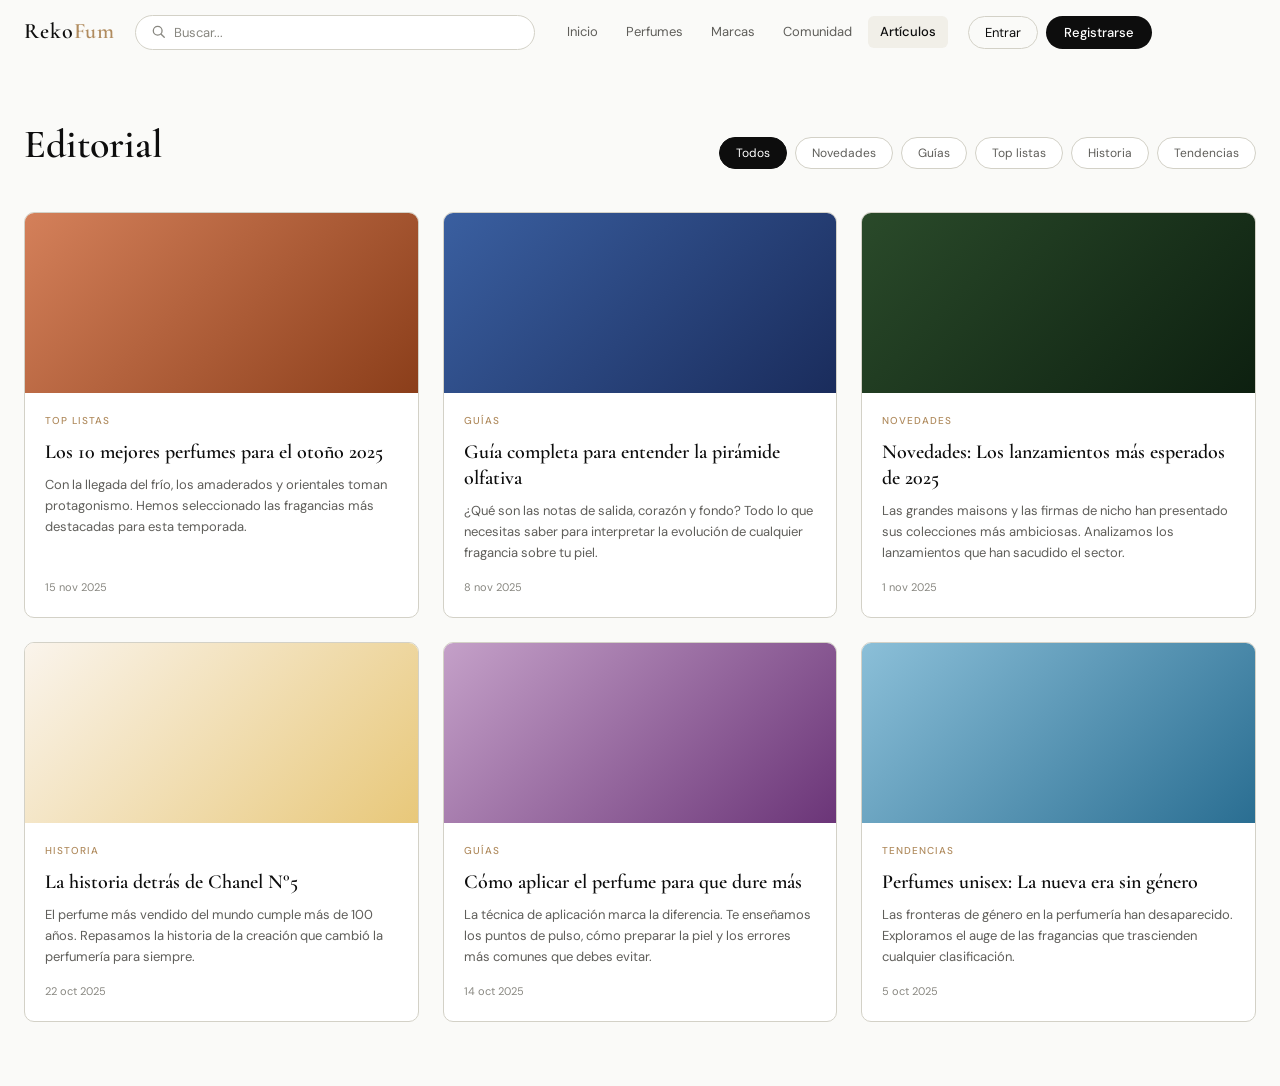
<file: articles.html>
<!DOCTYPE html>
<html lang="es">
<head>
  <meta charset="UTF-8"><meta name="viewport" content="width=device-width, initial-scale=1.0">
  <title>Artículos — ReKoFum</title>
  <link rel="preconnect" href="https://fonts.googleapis.com">
  <link href="https://fonts.googleapis.com/css2?family=Cormorant+Garamond:ital,wght@0,400;0,600;1,400&family=DM+Sans:wght@300;400;500&display=swap" rel="stylesheet">
  <link rel="stylesheet" href="styles.css">
</head>
<body>
  <header class="header" id="header">
    <div class="header-inner">
      <a href="index.html" class="logo">Reko<span>Fum</span></a>
      <div class="search-bar"><svg width="14" height="14" viewBox="0 0 16 16" fill="none"><circle cx="6.5" cy="6.5" r="5" stroke="currentColor" stroke-width="1.5"/><path d="M10.5 10.5L14 14" stroke="currentColor" stroke-width="1.5" stroke-linecap="round"/></svg>
        <input type="text" id="searchInput" placeholder="Buscar..." autocomplete="off">
        <div class="search-dropdown" id="searchDropdown"></div>
      </div>
      <nav class="main-nav">
        <a href="index.html" class="nav-link">Inicio</a><a href="perfumes.html" class="nav-link">Perfumes</a>
        <a href="marcas.html" class="nav-link">Marcas</a><a href="comunidad.html" class="nav-link">Comunidad</a>
        <a href="articulos.html" class="nav-link active">Artículos</a>
      </nav>
      <div class="header-actions"><button class="btn-ghost" onclick="openModal('loginModal')">Entrar</button><button class="btn-primary" onclick="openModal('loginModal')">Registrarse</button></div>
      <button class="menu-toggle" onclick="toggleMenu()"><span></span><span></span><span></span></button>
    </div>
    <div class="mobile-menu" id="mobileMenu"><a href="index.html">Inicio</a><a href="perfumes.html">Perfumes</a></div>
  </header>

  <div style="max-width:1280px;margin:0 auto;padding:calc(64px + 48px) 24px 64px;">
    <div class="section-header" style="margin-bottom:36px;">
      <h1 style="font-family:var(--serif);font-size:40px;font-weight:600;">Editorial</h1>
      <div style="display:flex;gap:8px;flex-wrap:wrap;">
        <button onclick="filterArticles('all')" class="article-filter-btn active">Todos</button>
        <button onclick="filterArticles('Novedades')" class="article-filter-btn">Novedades</button>
        <button onclick="filterArticles('Guías')" class="article-filter-btn">Guías</button>
        <button onclick="filterArticles('Top listas')" class="article-filter-btn">Top listas</button>
        <button onclick="filterArticles('Historia')" class="article-filter-btn">Historia</button>
        <button onclick="filterArticles('Tendencias')" class="article-filter-btn">Tendencias</button>
      </div>
    </div>
    <div class="articles-grid" id="articlesFullGrid"></div>
  </div>

  <div class="modal-overlay" id="loginModal" onclick="closeModal('loginModal')">
    <div class="modal" onclick="event.stopPropagation()">
      <button class="modal-close" onclick="closeModal('loginModal')">✕</button>
      <div class="modal-tabs"><button class="modal-tab active" onclick="switchTab(this,'loginTab')">Entrar</button><button class="modal-tab" onclick="switchTab(this,'registerTab')">Registrarse</button></div>
      <div id="loginTab" class="modal-form active"><h3>Bienvenido de nuevo</h3><input type="email" placeholder="Email"><input type="password" placeholder="Contraseña"><button class="btn-primary-full">Entrar</button></div>
      <div id="registerTab" class="modal-form"><h3>Únete</h3><input type="text" placeholder="Usuario"><input type="email" placeholder="Email"><input type="password" placeholder="Contraseña"><button class="btn-primary-full">Crear cuenta</button></div>
    </div>
  </div>

  <style>
    .article-filter-btn { padding: 7px 16px; border: 0.5px solid var(--gray-300); border-radius: 20px; font-size: 12px; cursor: pointer; color: var(--gray-700); background: var(--white); transition: all 0.2s; font-family: var(--sans); }
    .article-filter-btn:hover, .article-filter-btn.active { background: var(--black); color: var(--white); border-color: var(--black); }
  </style>
  <script src="data.js"></script><script src="app.js"></script>
  <script>
    document.addEventListener('DOMContentLoaded', () => renderArticles(articulosDB));
    function renderArticles(data) {
      document.getElementById('articlesFullGrid').innerHTML = data.map(a => `
        <a href="#" class="article-card" onclick="return false;">
          <div class="article-img art-${a.imagen}"></div>
          <div class="article-info">
            <span class="article-cat">${a.categoria}</span>
            <h3 class="article-title">${a.titulo}</h3>
            <p class="article-resumen">${a.resumen}</p>
            <span class="article-fecha">${a.fecha}</span>
          </div>
        </a>
      `).join('');
    }
    function filterArticles(cat) {
      document.querySelectorAll('.article-filter-btn').forEach(b => b.classList.remove('active'));
      event.target.classList.add('active');
      const filtered = cat === 'all' ? articulosDB : articulosDB.filter(a => a.categoria === cat);
      renderArticles(filtered);
    }
  </script>
</body>
</html>
</file>
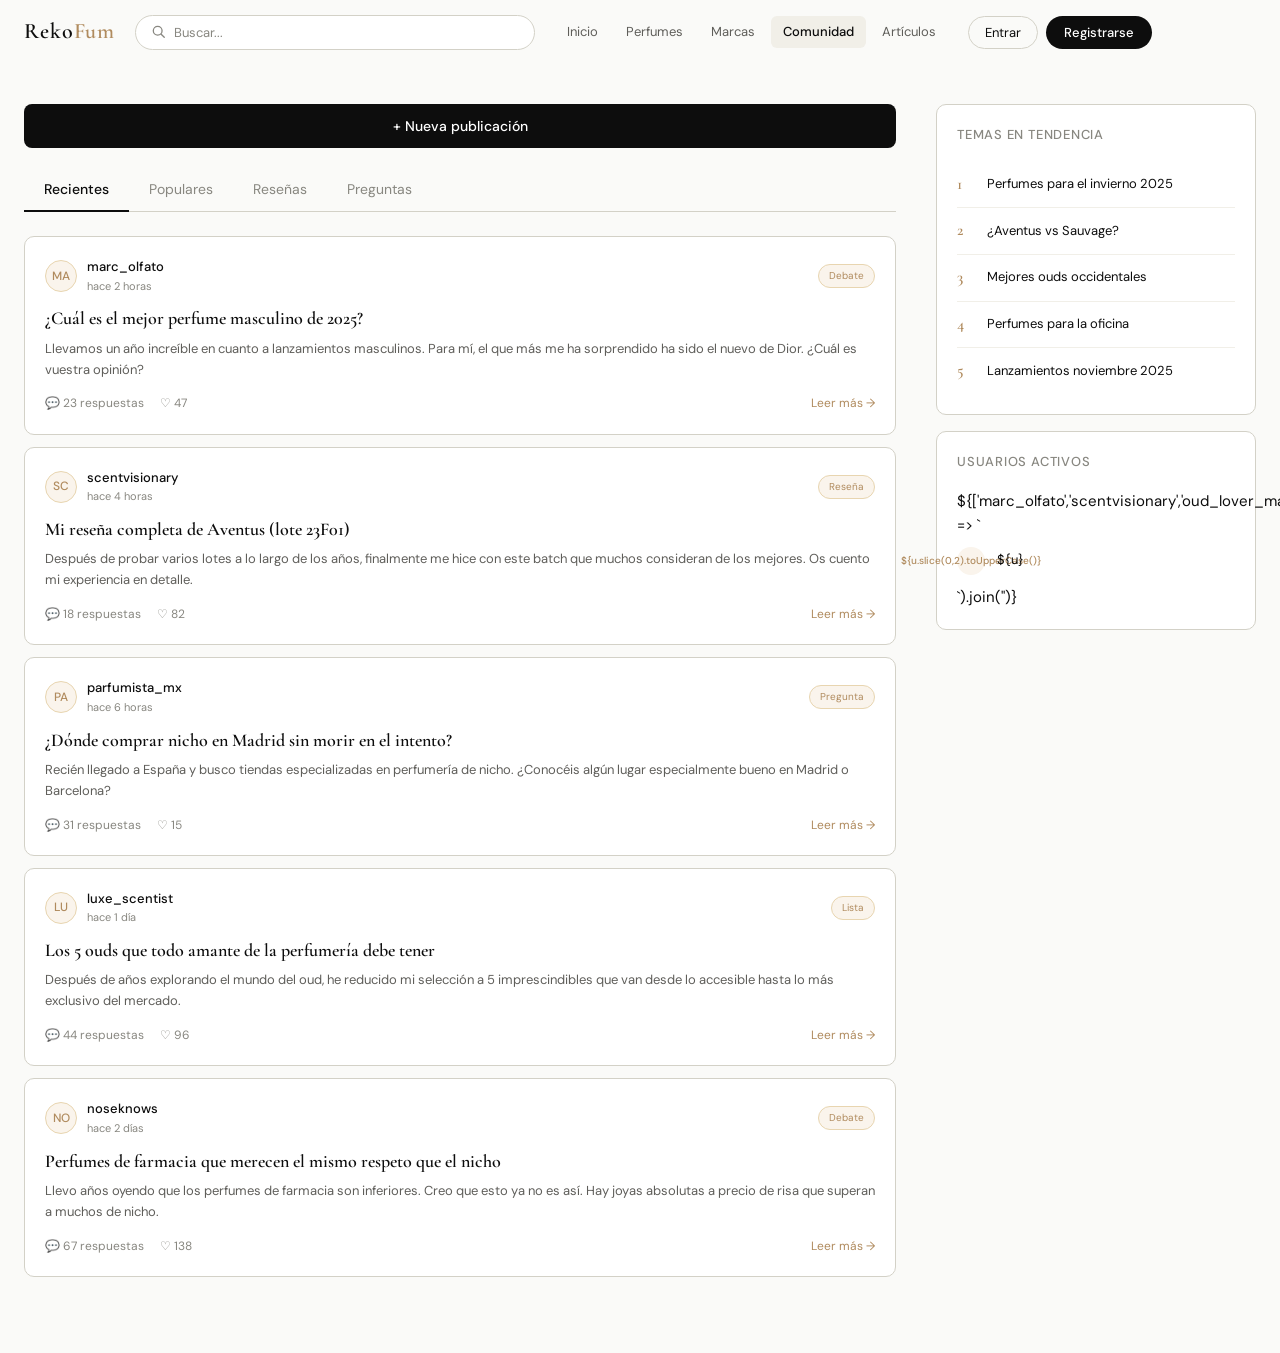
<file: comundiad.html>
<!DOCTYPE html>
<html lang="es">
<head>
  <meta charset="UTF-8"><meta name="viewport" content="width=device-width, initial-scale=1.0">
  <title>Comunidad — ReKoFum</title>
  <link rel="preconnect" href="https://fonts.googleapis.com">
  <link href="https://fonts.googleapis.com/css2?family=Cormorant+Garamond:ital,wght@0,400;0,600;1,400&family=DM+Sans:wght@300;400;500&display=swap" rel="stylesheet">
  <link rel="stylesheet" href="styles.css">
  <style>
    .community-layout { max-width: 1280px; margin: 0 auto; padding: calc(64px + 40px) 24px 64px; display: grid; grid-template-columns: 1fr 320px; gap: 40px; }
    .community-main {}
    .community-sidebar {}
    .post-card { background: var(--white); border: 0.5px solid var(--gray-300); border-radius: var(--radius); padding: 20px; margin-bottom: 12px; transition: all 0.2s; }
    .post-card:hover { border-color: var(--gold-border); box-shadow: var(--shadow); }
    .post-header { display: flex; align-items: center; gap: 10px; margin-bottom: 12px; }
    .post-avatar { width: 32px; height: 32px; border-radius: 50%; background: var(--gold-pale); border: 0.5px solid var(--gold-border); display: flex; align-items: center; justify-content: center; font-size: 12px; font-weight: 500; color: var(--gold); flex-shrink: 0; }
    .post-user { font-size: 13px; font-weight: 500; }
    .post-time { font-size: 11px; color: var(--gray-500); }
    .post-cat { margin-left: auto; font-size: 10px; padding: 3px 10px; border-radius: 12px; background: var(--gold-pale); border: 0.5px solid var(--gold-border); color: var(--gold); }
    .post-title { font-family: var(--serif); font-size: 18px; font-weight: 600; margin-bottom: 8px; line-height: 1.3; }
    .post-preview { font-size: 13px; color: var(--gray-700); line-height: 1.6; margin-bottom: 14px; }
    .post-footer { display: flex; align-items: center; gap: 16px; font-size: 12px; color: var(--gray-500); }
    .post-stat { display: flex; align-items: center; gap: 4px; cursor: pointer; transition: color 0.2s; }
    .post-stat:hover { color: var(--gold); }
    .sidebar-card { background: var(--white); border: 0.5px solid var(--gray-300); border-radius: var(--radius); padding: 20px; margin-bottom: 16px; }
    .sidebar-card h3 { font-size: 13px; font-weight: 500; text-transform: uppercase; letter-spacing: 0.06em; color: var(--gray-500); margin-bottom: 16px; }
    .trending-topic { display: flex; align-items: center; gap: 10px; padding: 10px 0; border-bottom: 0.5px solid var(--gray-100); font-size: 13px; cursor: pointer; transition: color 0.2s; }
    .trending-topic:last-child { border-bottom: none; }
    .trending-topic:hover { color: var(--gold); }
    .trend-num { font-size: 16px; font-family: var(--serif); font-weight: 600; color: var(--gold); min-width: 20px; }
    .new-post-btn { width: 100%; padding: 13px; background: var(--black); color: var(--white); border-radius: 8px; font-size: 14px; font-weight: 500; cursor: pointer; margin-bottom: 20px; transition: all 0.2s; font-family: var(--sans); }
    .new-post-btn:hover { background: var(--dark); }
    .forum-tabs { display: flex; gap: 0; border-bottom: 0.5px solid var(--gray-300); margin-bottom: 24px; }
    @media (max-width: 900px) { .community-layout { grid-template-columns: 1fr; } .community-sidebar { order: -1; } }
  </style>
</head>
<body>
  <header class="header" id="header">
    <div class="header-inner">
      <a href="index.html" class="logo">Reko<span>Fum</span></a>
      <div class="search-bar"><svg width="14" height="14" viewBox="0 0 16 16" fill="none"><circle cx="6.5" cy="6.5" r="5" stroke="currentColor" stroke-width="1.5"/><path d="M10.5 10.5L14 14" stroke="currentColor" stroke-width="1.5" stroke-linecap="round"/></svg>
        <input type="text" id="searchInput" placeholder="Buscar..." autocomplete="off">
        <div class="search-dropdown" id="searchDropdown"></div>
      </div>
      <nav class="main-nav">
        <a href="index.html" class="nav-link">Inicio</a><a href="perfumes.html" class="nav-link">Perfumes</a>
        <a href="marcas.html" class="nav-link">Marcas</a><a href="comunidad.html" class="nav-link active">Comunidad</a>
        <a href="articulos.html" class="nav-link">Artículos</a>
      </nav>
      <div class="header-actions"><button class="btn-ghost" onclick="openModal('loginModal')">Entrar</button><button class="btn-primary" onclick="openModal('loginModal')">Registrarse</button></div>
      <button class="menu-toggle" onclick="toggleMenu()"><span></span><span></span><span></span></button>
    </div>
    <div class="mobile-menu" id="mobileMenu"><a href="index.html">Inicio</a><a href="perfumes.html">Perfumes</a></div>
  </header>

  <div class="community-layout">
    <main class="community-main">
      <button class="new-post-btn" onclick="openModal('loginModal')">+ Nueva publicación</button>
      <div class="forum-tabs">
        <button class="tab active" onclick="switchForumTab(this,'all')">Recientes</button>
        <button class="tab" onclick="switchForumTab(this,'popular')">Populares</button>
        <button class="tab" onclick="switchForumTab(this,'resenias')">Reseñas</button>
        <button class="tab" onclick="switchForumTab(this,'preguntas')">Preguntas</button>
      </div>
      <div id="postsContainer"></div>
    </main>
    <aside class="community-sidebar">
      <div class="sidebar-card">
        <h3>Temas en tendencia</h3>
        <div class="trending-topic"><span class="trend-num">1</span><span>Perfumes para el invierno 2025</span></div>
        <div class="trending-topic"><span class="trend-num">2</span><span>¿Aventus vs Sauvage?</span></div>
        <div class="trending-topic"><span class="trend-num">3</span><span>Mejores ouds occidentales</span></div>
        <div class="trending-topic"><span class="trend-num">4</span><span>Perfumes para la oficina</span></div>
        <div class="trending-topic"><span class="trend-num">5</span><span>Lanzamientos noviembre 2025</span></div>
      </div>
      <div class="sidebar-card">
        <h3>Usuarios activos</h3>
        ${['marc_olfato','scentvisionary','oud_lover_mad','parfumista_mx','luxe_scentist'].map(u => `
          <div class="trending-topic" style="gap:12px;">
            <div style="width:28px;height:28px;border-radius:50%;background:var(--gold-pale);display:flex;align-items:center;justify-content:center;font-size:10px;font-weight:500;color:var(--gold);flex-shrink:0;">${u.slice(0,2).toUpperCase()}</div>
            <span>${u}</span>
          </div>
        `).join('')}
      </div>
    </aside>
  </div>

  <div class="modal-overlay" id="loginModal" onclick="closeModal('loginModal')">
    <div class="modal" onclick="event.stopPropagation()">
      <button class="modal-close" onclick="closeModal('loginModal')">✕</button>
      <div class="modal-tabs"><button class="modal-tab active" onclick="switchTab(this,'loginTab')">Entrar</button><button class="modal-tab" onclick="switchTab(this,'registerTab')">Registrarse</button></div>
      <div id="loginTab" class="modal-form active"><h3>Bienvenido de nuevo</h3><input type="email" placeholder="Email"><input type="password" placeholder="Contraseña"><button class="btn-primary-full">Entrar</button></div>
      <div id="registerTab" class="modal-form"><h3>Únete a ReKoFum</h3><input type="text" placeholder="Usuario"><input type="email" placeholder="Email"><input type="password" placeholder="Contraseña"><button class="btn-primary-full">Crear cuenta</button></div>
    </div>
  </div>

  <script src="data.js"></script><script src="app.js"></script>
  <script>
    const posts = [
      { user: 'marc_olfato', time: 'hace 2 horas', cat: 'Debate', title: '¿Cuál es el mejor perfume masculino de 2025?', preview: 'Llevamos un año increíble en cuanto a lanzamientos masculinos. Para mí, el que más me ha sorprendido ha sido el nuevo de Dior. ¿Cuál es vuestra opinión?', replies: 23, likes: 47 },
      { user: 'scentvisionary', time: 'hace 4 horas', cat: 'Reseña', title: 'Mi reseña completa de Aventus (lote 23F01)', preview: 'Después de probar varios lotes a lo largo de los años, finalmente me hice con este batch que muchos consideran de los mejores. Os cuento mi experiencia en detalle.', replies: 18, likes: 82 },
      { user: 'parfumista_mx', time: 'hace 6 horas', cat: 'Pregunta', title: '¿Dónde comprar nicho en Madrid sin morir en el intento?', preview: 'Recién llegado a España y busco tiendas especializadas en perfumería de nicho. ¿Conocéis algún lugar especialmente bueno en Madrid o Barcelona?', replies: 31, likes: 15 },
      { user: 'luxe_scentist', time: 'hace 1 día', cat: 'Lista', title: 'Los 5 ouds que todo amante de la perfumería debe tener', preview: 'Después de años explorando el mundo del oud, he reducido mi selección a 5 imprescindibles que van desde lo accesible hasta lo más exclusivo del mercado.', replies: 44, likes: 96 },
      { user: 'noseknows', time: 'hace 2 días', cat: 'Debate', title: 'Perfumes de farmacia que merecen el mismo respeto que el nicho', preview: 'Llevo años oyendo que los perfumes de farmacia son inferiores. Creo que esto ya no es así. Hay joyas absolutas a precio de risa que superan a muchos de nicho.', replies: 67, likes: 138 }
    ];

    function renderPosts(data) {
      document.getElementById('postsContainer').innerHTML = data.map(p => `
        <div class="post-card">
          <div class="post-header">
            <div class="post-avatar">${p.user.slice(0,2).toUpperCase()}</div>
            <div>
              <div class="post-user">${p.user}</div>
              <div class="post-time">${p.time}</div>
            </div>
            <span class="post-cat">${p.cat}</span>
          </div>
          <div class="post-title">${p.title}</div>
          <div class="post-preview">${p.preview}</div>
          <div class="post-footer">
            <span class="post-stat" onclick="openModal('loginModal')">💬 ${p.replies} respuestas</span>
            <span class="post-stat" onclick="openModal('loginModal')">♡ ${p.likes}</span>
            <span class="post-stat" style="margin-left:auto;color:var(--gold);">Leer más →</span>
          </div>
        </div>
      `).join('');
    }

    document.addEventListener('DOMContentLoaded', () => renderPosts(posts));

    function switchForumTab(btn, filter) {
      document.querySelectorAll('.tab').forEach(t => t.classList.remove('active'));
      btn.classList.add('active');
      let data = [...posts];
      if (filter === 'popular') data.sort((a,b) => b.likes - a.likes);
      else if (filter === 'resenias') data = data.filter(p => p.cat === 'Reseña');
      else if (filter === 'preguntas') data = data.filter(p => p.cat === 'Pregunta');
      renderPosts(data);
    }
  </script>
</body>
</html>
</file>
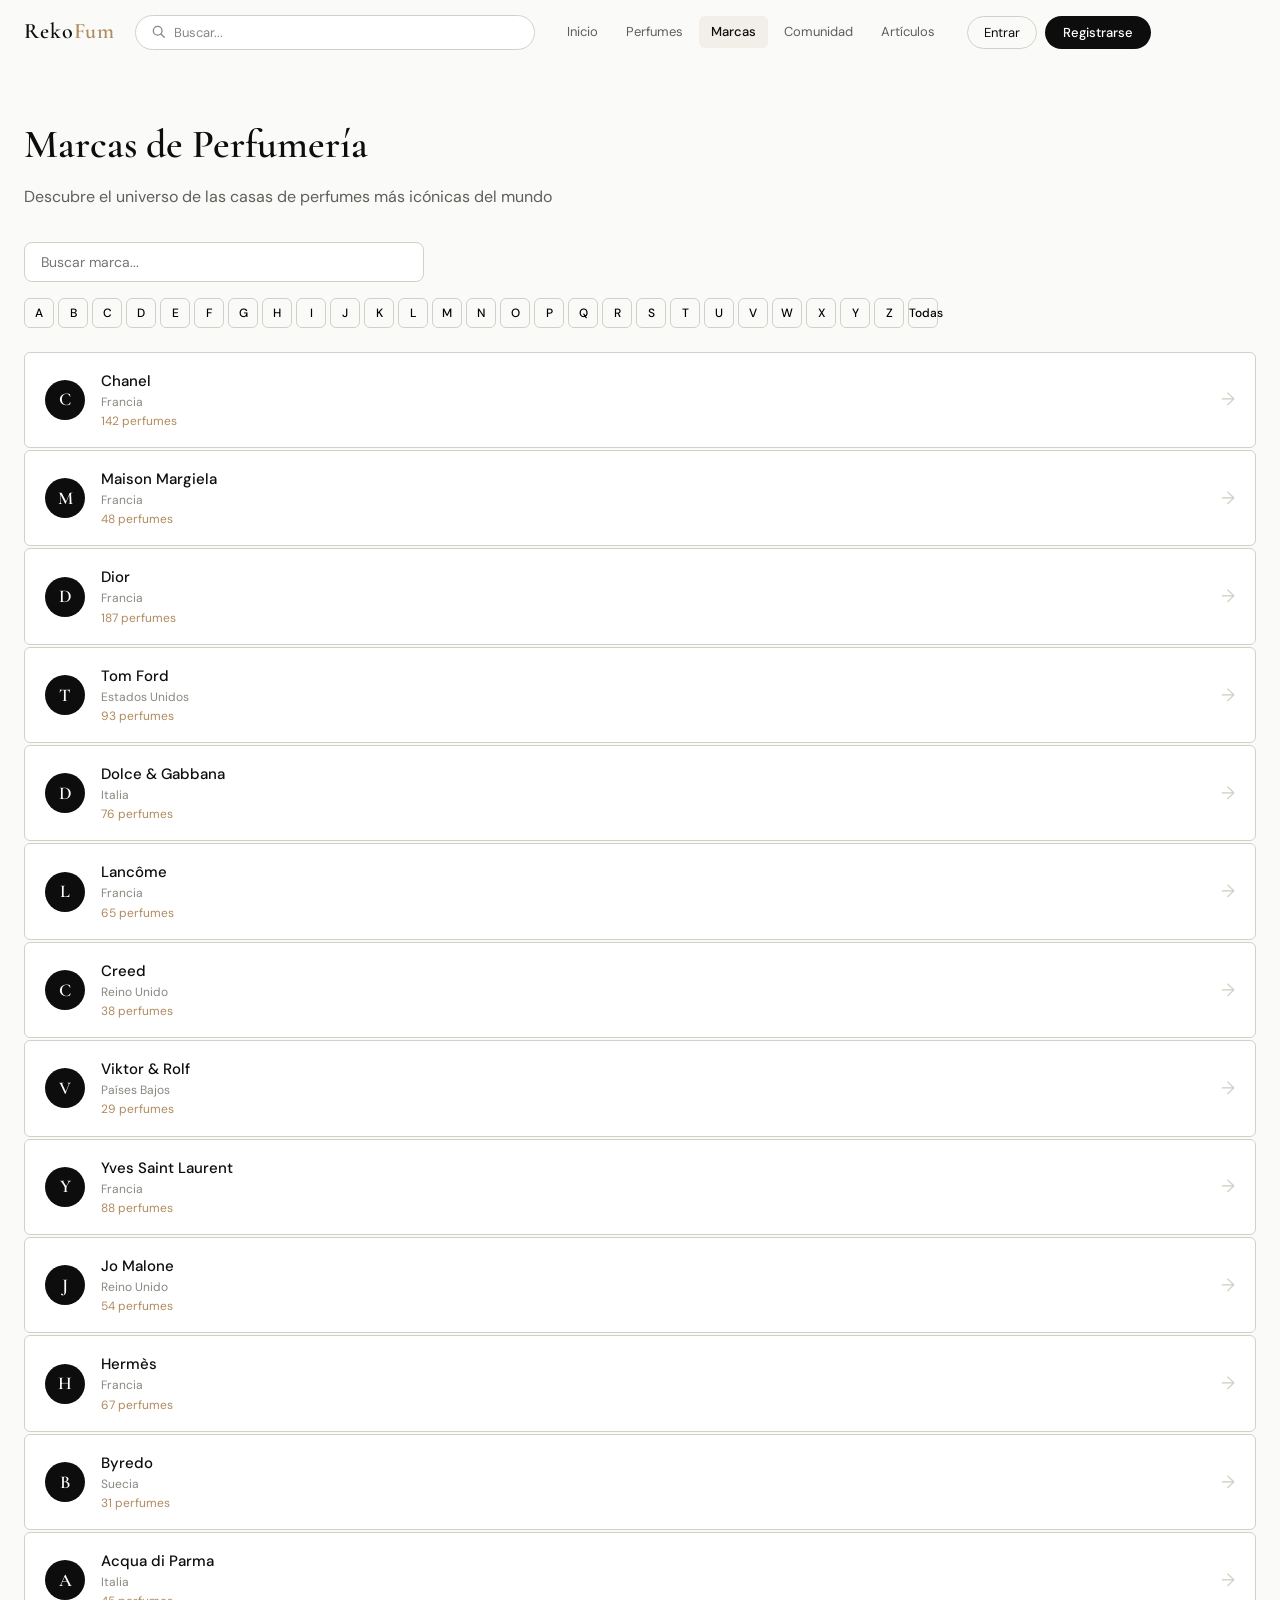
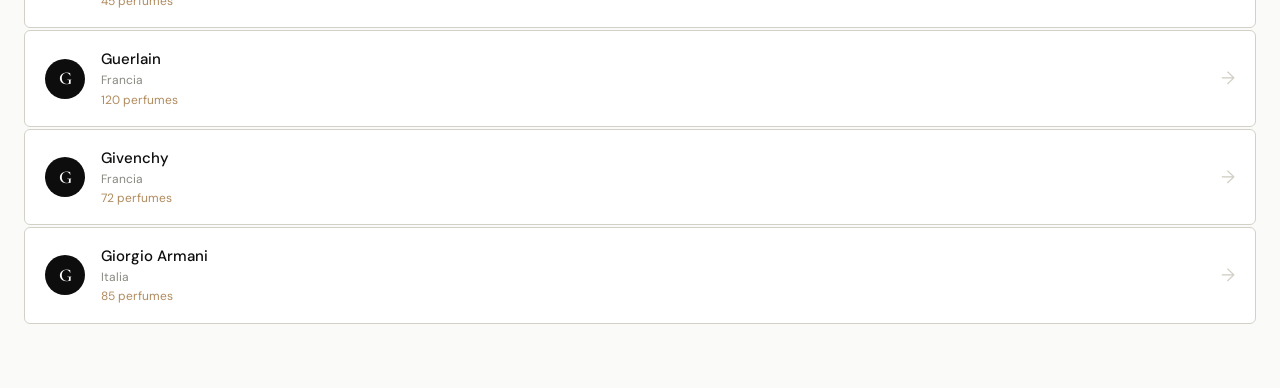
<file: marcas.html>
<!DOCTYPE html>
<html lang="es">
<head>
  <meta charset="UTF-8"><meta name="viewport" content="width=device-width, initial-scale=1.0">
  <title>Marcas — ReKoFum</title>
  <link rel="preconnect" href="https://fonts.googleapis.com">
  <link href="https://fonts.googleapis.com/css2?family=Cormorant+Garamond:ital,wght@0,400;0,600;1,400&family=DM+Sans:wght@300;400;500&display=swap" rel="stylesheet">
  <link rel="stylesheet" href="styles.css">
</head>
<body>
  <header class="header" id="header">
    <div class="header-inner">
      <a href="index.html" class="logo">Reko<span>Fum</span></a>
      <div class="search-bar"><svg width="14" height="14" viewBox="0 0 16 16" fill="none"><circle cx="6.5" cy="6.5" r="5" stroke="currentColor" stroke-width="1.5"/><path d="M10.5 10.5L14 14" stroke="currentColor" stroke-width="1.5" stroke-linecap="round"/></svg>
        <input type="text" id="searchInput" placeholder="Buscar..." autocomplete="off">
        <div class="search-dropdown" id="searchDropdown"></div>
      </div>
      <nav class="main-nav">
        <a href="index.html" class="nav-link">Inicio</a><a href="perfumes.html" class="nav-link">Perfumes</a>
        <a href="marcas.html" class="nav-link active">Marcas</a><a href="comunidad.html" class="nav-link">Comunidad</a>
        <a href="articulos.html" class="nav-link">Artículos</a>
      </nav>
      <div class="header-actions"><button class="btn-ghost" onclick="openModal('loginModal')">Entrar</button><button class="btn-primary" onclick="openModal('loginModal')">Registrarse</button></div>
      <button class="menu-toggle" onclick="toggleMenu()"><span></span><span></span><span></span></button>
    </div>
    <div class="mobile-menu" id="mobileMenu"><a href="index.html">Inicio</a><a href="perfumes.html">Perfumes</a><a href="marcas.html">Marcas</a></div>
  </header>

  <div class="page-wrap">
    <div class="page-hero-sm"><h1>Marcas de Perfumería</h1><p>Descubre el universo de las casas de perfumes más icónicas del mundo</p></div>
    <div class="brands-filter-bar">
      <input type="text" placeholder="Buscar marca..." oninput="filterBrands(this.value)" class="brand-search-input">
      <div class="alphabet-filter" id="alphabetFilter"></div>
    </div>
    <div class="brands-full-grid" id="brandsFullGrid"></div>
  </div>

  <div class="modal-overlay" id="loginModal" onclick="closeModal('loginModal')">
    <div class="modal" onclick="event.stopPropagation()">
      <button class="modal-close" onclick="closeModal('loginModal')">✕</button>
      <div class="modal-tabs"><button class="modal-tab active" onclick="switchTab(this,'loginTab')">Entrar</button><button class="modal-tab" onclick="switchTab(this,'registerTab')">Registrarse</button></div>
      <div id="loginTab" class="modal-form active"><h3>Bienvenido de nuevo</h3><input type="email" placeholder="Email"><input type="password" placeholder="Contraseña"><button class="btn-primary-full">Entrar</button></div>
      <div id="registerTab" class="modal-form"><h3>Únete a ReKoFum</h3><input type="text" placeholder="Nombre de usuario"><input type="email" placeholder="Email"><input type="password" placeholder="Contraseña"><button class="btn-primary-full">Crear cuenta</button></div>
    </div>
  </div>

  <script src="data.js"></script><script src="app.js"></script>
  <script>
    document.addEventListener('DOMContentLoaded', () => {
      renderBrandsPage(marcasDB);
      const alpha = 'ABCDEFGHIJKLMNOPQRSTUVWXYZ'.split('');
      document.getElementById('alphabetFilter').innerHTML = alpha.map(l => `<button onclick="filterBrands('${l}')">${l}</button>`).join('') + `<button onclick="renderBrandsPage(marcasDB)">Todas</button>`;
    });
    function filterBrands(q) {
      const filtered = marcasDB.filter(m => m.nombre.toLowerCase().includes(q.toLowerCase()) || m.nombre.toUpperCase().startsWith(q.toUpperCase()));
      renderBrandsPage(filtered);
    }
    function renderBrandsPage(data) {
      document.getElementById('brandsFullGrid').innerHTML = data.map(m => `
        <a href="marca.html?id=${m.id}" class="brand-card-full">
          <div class="brand-initial">${m.nombre[0]}</div>
          <div class="brand-card-info">
            <div class="brand-card-name">${m.nombre}</div>
            <div class="brand-card-country">${m.pais}</div>
            <div class="brand-card-count">${m.perfumes} perfumes</div>
          </div>
          <div class="brand-card-arrow">→</div>
        </a>
      `).join('');
    }
  </script>
</body>
</html>
</file>
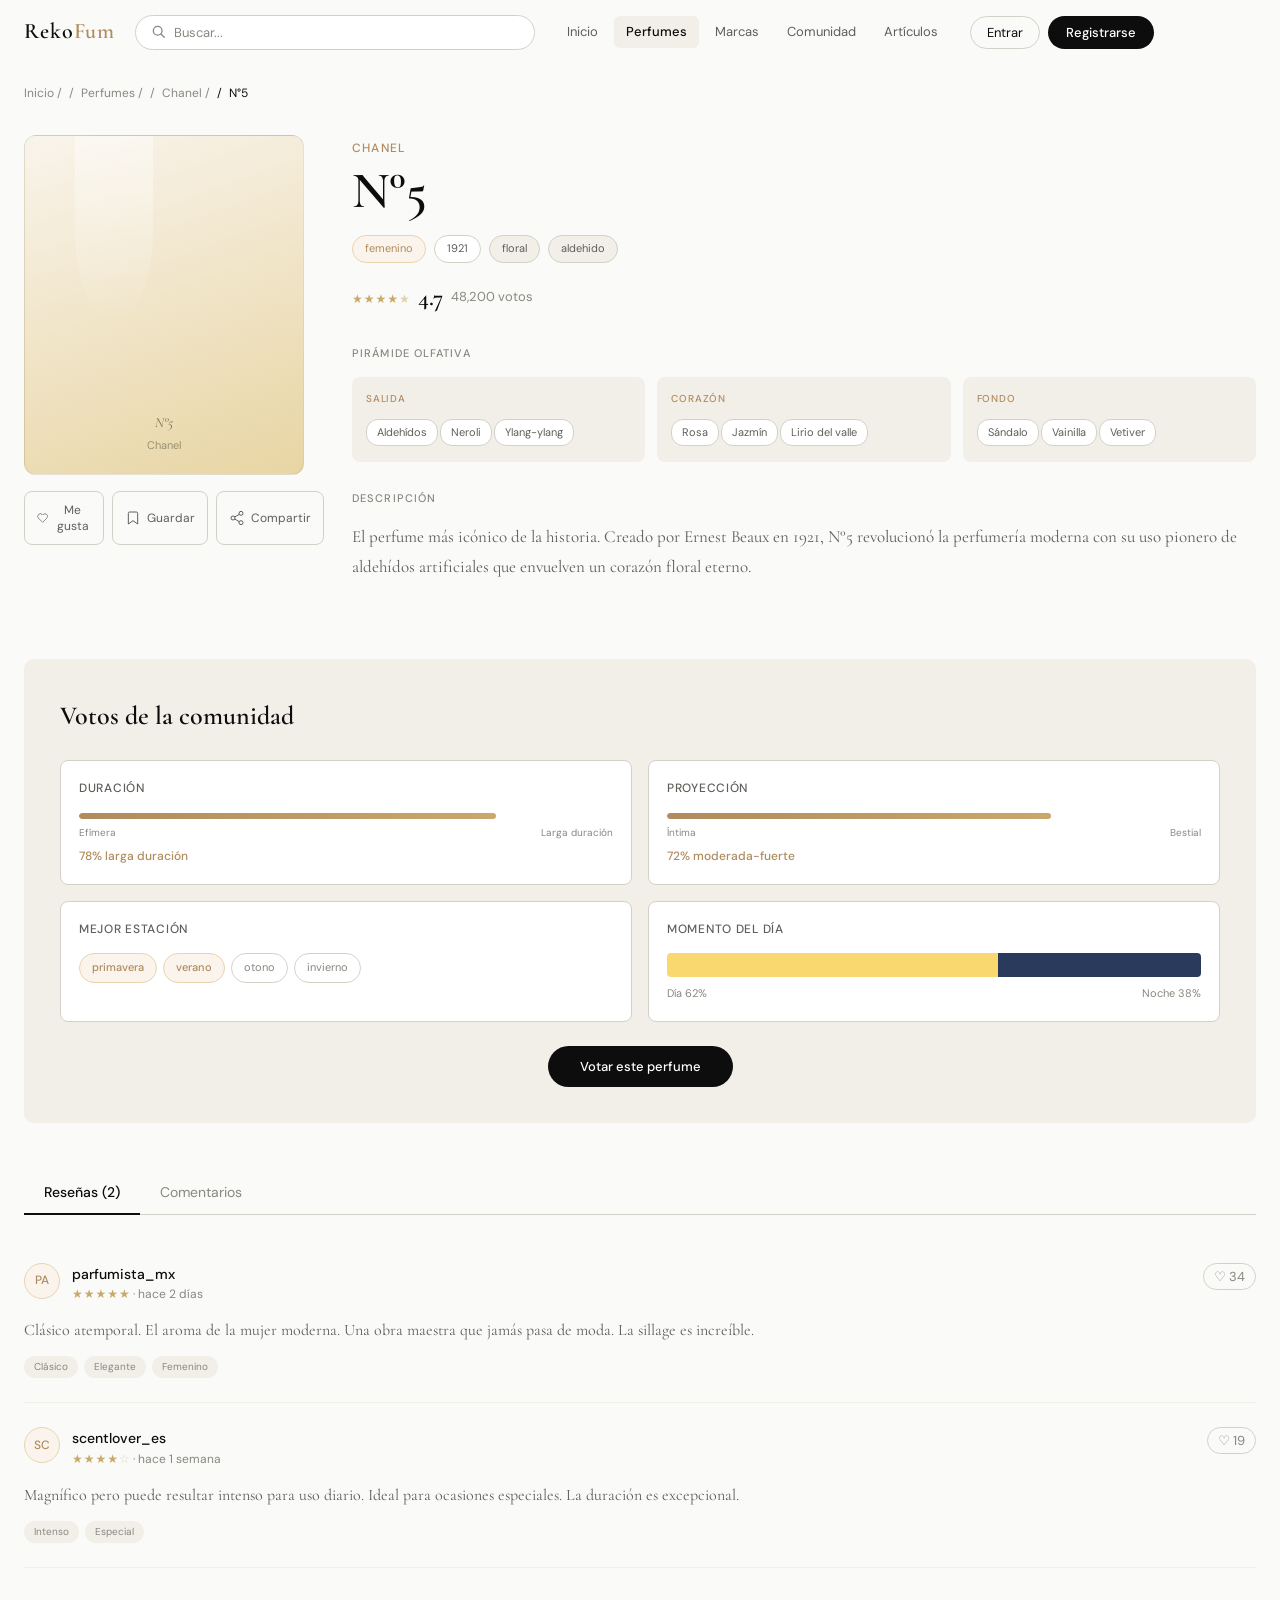
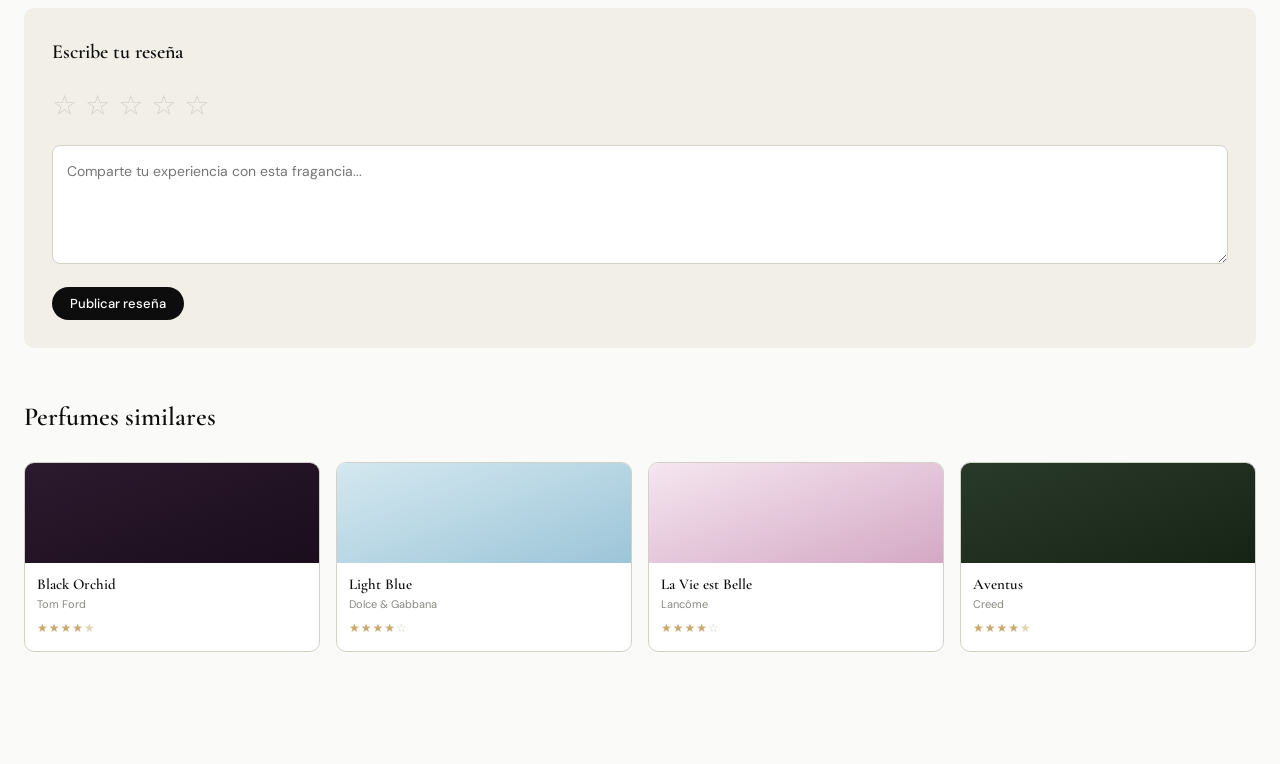
<file: perfume.html>
<!DOCTYPE html>
<html lang="es">
<head>
  <meta charset="UTF-8">
  <meta name="viewport" content="width=device-width, initial-scale=1.0">
  <title id="pageTitle">Perfume — ReKoFum</title>
  <link rel="preconnect" href="https://fonts.googleapis.com">
  <link href="https://fonts.googleapis.com/css2?family=Cormorant+Garamond:ital,wght@0,400;0,600;1,400;1,600&family=DM+Sans:wght@300;400;500&display=swap" rel="stylesheet">
  <link rel="stylesheet" href="styles.css">
</head>
<body>
  <header class="header" id="header">
    <div class="header-inner">
      <a href="index.html" class="logo">Reko<span>Fum</span></a>
      <div class="search-bar">
        <svg width="14" height="14" viewBox="0 0 16 16" fill="none"><circle cx="6.5" cy="6.5" r="5" stroke="currentColor" stroke-width="1.5"/><path d="M10.5 10.5L14 14" stroke="currentColor" stroke-width="1.5" stroke-linecap="round"/></svg>
        <input type="text" id="searchInput" placeholder="Buscar..." autocomplete="off">
        <div class="search-dropdown" id="searchDropdown"></div>
      </div>
      <nav class="main-nav">
        <a href="index.html" class="nav-link">Inicio</a>
        <a href="perfumes.html" class="nav-link active">Perfumes</a>
        <a href="marcas.html" class="nav-link">Marcas</a>
        <a href="comunidad.html" class="nav-link">Comunidad</a>
        <a href="articulos.html" class="nav-link">Artículos</a>
      </nav>
      <div class="header-actions">
        <button class="btn-ghost" onclick="openModal('loginModal')">Entrar</button>
        <button class="btn-primary" onclick="openModal('loginModal')">Registrarse</button>
      </div>
      <button class="menu-toggle" onclick="toggleMenu()"><span></span><span></span><span></span></button>
    </div>
    <div class="mobile-menu" id="mobileMenu">
      <a href="index.html">Inicio</a><a href="perfumes.html">Perfumes</a>
    </div>
  </header>

  <div class="perfume-detail" id="perfumeDetail">
    <!-- Se rellena por JS -->
  </div>

  <div class="modal-overlay" id="loginModal" onclick="closeModal('loginModal')">
    <div class="modal" onclick="event.stopPropagation()">
      <button class="modal-close" onclick="closeModal('loginModal')">✕</button>
      <div class="modal-tabs">
        <button class="modal-tab active" onclick="switchTab(this,'loginTab')">Entrar</button>
        <button class="modal-tab" onclick="switchTab(this,'registerTab')">Registrarse</button>
      </div>
      <div id="loginTab" class="modal-form active">
        <h3>Inicia sesión para comentar</h3>
        <input type="email" placeholder="Email">
        <input type="password" placeholder="Contraseña">
        <button class="btn-primary-full">Entrar</button>
      </div>
      <div id="registerTab" class="modal-form">
        <h3>Únete a ReKoFum</h3>
        <input type="text" placeholder="Nombre de usuario">
        <input type="email" placeholder="Email">
        <input type="password" placeholder="Contraseña">
        <button class="btn-primary-full">Crear cuenta</button>
      </div>
    </div>
  </div>

  <script src="data.js"></script>
  <script src="app.js"></script>
  <script>
    document.addEventListener('DOMContentLoaded', () => {
      const params = new URLSearchParams(location.search);
      const id = parseInt(params.get('id')) || 1;
      const perfume = perfumesDB.find(p => p.id === id) || perfumesDB[0];
      document.title = `${perfume.nombre} — ${perfume.marca} | ReKoFum`;
      renderPerfumeDetail(perfume);
    });

    function renderPerfumeDetail(p) {
      const similares = perfumesDB.filter(x => x.id !== p.id && x.familia?.some(f => p.familia?.includes(f))).slice(0,4);
      const stars = renderStars(p.rating);
      document.getElementById('perfumeDetail').innerHTML = `
        <div class="breadcrumb">
          <a href="index.html">Inicio</a> / <a href="perfumes.html">Perfumes</a> / <a href="marcas.html?id=${p.marcaId}">${p.marca}</a> / <span>${p.nombre}</span>
        </div>

        <div class="pd-hero">
          <div class="pd-bottle-col">
            <div class="pd-bottle" style="background:${p.bottleColor || 'linear-gradient(160deg,#F5EEE4,#D4BC99)'}">
              <div class="pd-bottle-shine"></div>
              <div class="pd-bottle-label-wrap">
                <span class="pd-bottle-name">${p.nombre}</span>
                <span class="pd-bottle-brand">${p.marca}</span>
              </div>
            </div>
            <div class="pd-actions-col">
              <button class="pd-action-btn like-btn" id="likeBtn" onclick="toggleLike(this)">
                <svg width="16" height="16" viewBox="0 0 24 24" fill="none" stroke="currentColor" stroke-width="1.5"><path d="M20.84 4.61a5.5 5.5 0 0 0-7.78 0L12 5.67l-1.06-1.06a5.5 5.5 0 0 0-7.78 7.78l1.06 1.06L12 21.23l7.78-7.78 1.06-1.06a5.5 5.5 0 0 0 0-7.78z"/></svg>
                Me gusta
              </button>
              <button class="pd-action-btn" onclick="toggleSave(this)">
                <svg width="16" height="16" viewBox="0 0 24 24" fill="none" stroke="currentColor" stroke-width="1.5"><path d="M19 21l-7-5-7 5V5a2 2 0 0 1 2-2h10a2 2 0 0 1 2 2z"/></svg>
                Guardar
              </button>
              <button class="pd-action-btn" onclick="shareThis()">
                <svg width="16" height="16" viewBox="0 0 24 24" fill="none" stroke="currentColor" stroke-width="1.5"><circle cx="18" cy="5" r="3"/><circle cx="6" cy="12" r="3"/><circle cx="18" cy="19" r="3"/><line x1="8.59" y1="13.51" x2="15.42" y2="17.49"/><line x1="15.41" y1="6.51" x2="8.59" y2="10.49"/></svg>
                Compartir
              </button>
            </div>
          </div>

          <div class="pd-info-col">
            <div class="pd-brand-link"><a href="marcas.html?id=${p.marcaId}">${p.marca}</a></div>
            <h1 class="pd-name">${p.nombre}</h1>
            <div class="pd-meta-row">
              <span class="pd-pill gender">${p.genero}</span>
              <span class="pd-pill">${p.año}</span>
              ${p.familia?.map(f => `<span class="pd-pill family">${f}</span>`).join('') || ''}
            </div>
            <div class="pd-rating-row">
              <div class="pd-stars">${stars}</div>
              <span class="pd-rating-num">${p.rating.toFixed(1)}</span>
              <span class="pd-rating-count">${p.votos.toLocaleString()} votos</span>
            </div>

            <!-- PIRÁMIDE OLFATIVA -->
            <div class="pd-section">
              <div class="pd-section-title">Pirámide olfativa</div>
              <div class="pyramid-grid">
                <div class="pyramid-tier">
                  <div class="pyramid-tier-label">Salida</div>
                  ${p.notas?.salida?.map(n => `<span class="note-chip" onclick="goTo('perfumes.html?nota=${n}')">${n}</span>`).join('') || ''}
                </div>
                <div class="pyramid-tier">
                  <div class="pyramid-tier-label">Corazón</div>
                  ${p.notas?.corazon?.map(n => `<span class="note-chip" onclick="goTo('perfumes.html?nota=${n}')">${n}</span>`).join('') || ''}
                </div>
                <div class="pyramid-tier">
                  <div class="pyramid-tier-label">Fondo</div>
                  ${p.notas?.fondo?.map(n => `<span class="note-chip" onclick="goTo('perfumes.html?nota=${n}')">${n}</span>`).join('') || ''}
                </div>
              </div>
            </div>

            <!-- DESCRIPCIÓN -->
            <div class="pd-section">
              <div class="pd-section-title">Descripción</div>
              <p class="pd-desc">${p.descripcion || ''}</p>
            </div>
          </div>
        </div>

        <!-- VOTOS COMUNIDAD -->
        <div class="pd-community-votes">
          <h2 class="pd-h2">Votos de la comunidad</h2>
          <div class="votes-grid">
            <div class="vote-card">
              <div class="vote-card-title">Duración</div>
              <div class="vote-bar-wrap">
                <div class="vote-bar-track"><div class="vote-bar-fill" style="width:${p.duracion || 65}%"></div></div>
              </div>
              <div class="vote-bar-ends"><span>Efímera</span><span>Larga duración</span></div>
              <div class="vote-percent">${p.duracion || 65}% larga duración</div>
            </div>
            <div class="vote-card">
              <div class="vote-card-title">Proyección</div>
              <div class="vote-bar-wrap">
                <div class="vote-bar-track"><div class="vote-bar-fill" style="width:${p.proyeccion || 58}%"></div></div>
              </div>
              <div class="vote-bar-ends"><span>Íntima</span><span>Bestial</span></div>
              <div class="vote-percent">${p.proyeccion || 58}% moderada-fuerte</div>
            </div>
            <div class="vote-card">
              <div class="vote-card-title">Mejor estación</div>
              <div class="season-chips">
                ${(p.estacion || ['otono']).map(s => `<span class="season-chip active">${s}</span>`).join('')}
                ${['primavera','verano','otono','invierno'].filter(s => !(p.estacion||[]).includes(s)).map(s => `<span class="season-chip">${s}</span>`).join('')}
              </div>
            </div>
            <div class="vote-card">
              <div class="vote-card-title">Momento del día</div>
              <div class="daytime-chart">
                <div class="daytime-bar">
                  <div class="daytime-fill day" style="width:${p.dia || 30}%"></div>
                  <div class="daytime-fill night" style="width:${100-(p.dia||30)}%"></div>
                </div>
                <div class="daytime-labels">
                  <span>Día ${p.dia || 30}%</span>
                  <span>Noche ${100-(p.dia||30)}%</span>
                </div>
              </div>
            </div>
          </div>
          <div class="vote-cta">
            <button class="btn-vote" onclick="openModal('loginModal')">Votar este perfume</button>
          </div>
        </div>

        <!-- TABS REVIEWS / COMENTARIOS -->
        <div class="pd-reviews-section">
          <div class="tabs-bar">
            <button class="tab active" onclick="switchReviewTab(this,'reviewsList')">Reseñas (${p.reviews?.length || 0})</button>
            <button class="tab" onclick="switchReviewTab(this,'comentarios')">Comentarios</button>
          </div>

          <div id="reviewsList" class="tab-panel active">
            <div class="reviews-list">
              ${(p.reviews || []).map(r => `
                <div class="review-card">
                  <div class="review-header">
                    <div class="review-avatar">${r.user.slice(0,2).toUpperCase()}</div>
                    <div>
                      <div class="review-user">${r.user}</div>
                      <div class="review-meta">${renderStars(r.rating)} · ${r.fecha}</div>
                    </div>
                    <div class="review-likes"><button onclick="likeReview(this)">♡ ${r.likes}</button></div>
                  </div>
                  <p class="review-text">${r.texto}</p>
                  <div class="review-tags">
                    ${r.tags?.map(t => `<span>${t}</span>`).join('') || ''}
                  </div>
                </div>
              `).join('')}
              ${(p.reviews||[]).length === 0 ? '<p class="empty-state">Sé el primero en reseñar este perfume.</p>' : ''}
            </div>
            <div class="write-review">
              <h3>Escribe tu reseña</h3>
              <div class="star-input" id="starInput">
                ${[1,2,3,4,5].map(n => `<span onclick="setRating(${n})" data-star="${n}">☆</span>`).join('')}
              </div>
              <textarea placeholder="Comparte tu experiencia con esta fragancia..." rows="4"></textarea>
              <button class="btn-primary" onclick="openModal('loginModal')">Publicar reseña</button>
            </div>
          </div>

          <div id="comentarios" class="tab-panel">
            <p class="empty-state">Los comentarios están disponibles para usuarios registrados.</p>
            <button class="btn-primary" onclick="openModal('loginModal')">Entrar para comentar</button>
          </div>
        </div>

        <!-- SIMILARES -->
        <div class="pd-similar">
          <h2 class="pd-h2">Perfumes similares</h2>
          <div class="similar-grid">
            ${similares.map(s => `
              <a href="perfume.html?id=${s.id}" class="similar-card">
                <div class="similar-bottle" style="background:${s.bottleColor||'linear-gradient(135deg,#F5EEE4,#D4BC99)'}"></div>
                <div class="similar-info">
                  <div class="similar-name">${s.nombre}</div>
                  <div class="similar-brand">${s.marca}</div>
                  <div class="similar-rating">${renderStars(s.rating)}</div>
                </div>
              </a>
            `).join('')}
          </div>
        </div>
      `;
    }

    function toggleLike(btn) {
      btn.classList.toggle('active');
      btn.innerHTML = btn.classList.contains('active')
        ? `<svg width="16" height="16" viewBox="0 0 24 24" fill="currentColor"><path d="M20.84 4.61a5.5 5.5 0 0 0-7.78 0L12 5.67l-1.06-1.06a5.5 5.5 0 0 0-7.78 7.78l1.06 1.06L12 21.23l7.78-7.78 1.06-1.06a5.5 5.5 0 0 0 0-7.78z"/></svg> Te gusta`
        : `<svg width="16" height="16" viewBox="0 0 24 24" fill="none" stroke="currentColor" stroke-width="1.5"><path d="M20.84 4.61a5.5 5.5 0 0 0-7.78 0L12 5.67l-1.06-1.06a5.5 5.5 0 0 0-7.78 7.78l1.06 1.06L12 21.23l7.78-7.78 1.06-1.06a5.5 5.5 0 0 0 0-7.78z"/></svg> Me gusta`;
    }
    function toggleSave(btn) {
      btn.classList.toggle('active');
      btn.innerHTML = btn.classList.contains('active')
        ? `<svg width="16" height="16" viewBox="0 0 24 24" fill="currentColor"><path d="M19 21l-7-5-7 5V5a2 2 0 0 1 2-2h10a2 2 0 0 1 2 2z"/></svg> Guardado`
        : `<svg width="16" height="16" viewBox="0 0 24 24" fill="none" stroke="currentColor" stroke-width="1.5"><path d="M19 21l-7-5-7 5V5a2 2 0 0 1 2-2h10a2 2 0 0 1 2 2z"/></svg> Guardar`;
    }
    function shareThis() {
      navigator.clipboard?.writeText(location.href);
      alert('¡Enlace copiado al portapapeles!');
    }
    function switchReviewTab(btn, panelId) {
      document.querySelectorAll('.tab').forEach(t => t.classList.remove('active'));
      document.querySelectorAll('.tab-panel').forEach(p => p.classList.remove('active'));
      btn.classList.add('active');
      document.getElementById(panelId)?.classList.add('active');
    }
    function setRating(n) {
      document.querySelectorAll('#starInput span').forEach((s,i) => {
        s.textContent = i < n ? '★' : '☆';
        s.style.color = i < n ? '#C9A86C' : '';
      });
    }
    function likeReview(btn) {
      const n = parseInt(btn.textContent.replace(/\D/g,''));
      btn.textContent = `♥ ${n+1}`;
      btn.style.color = '#C9A86C';
    }
  </script>
</body>
</html>
</file>
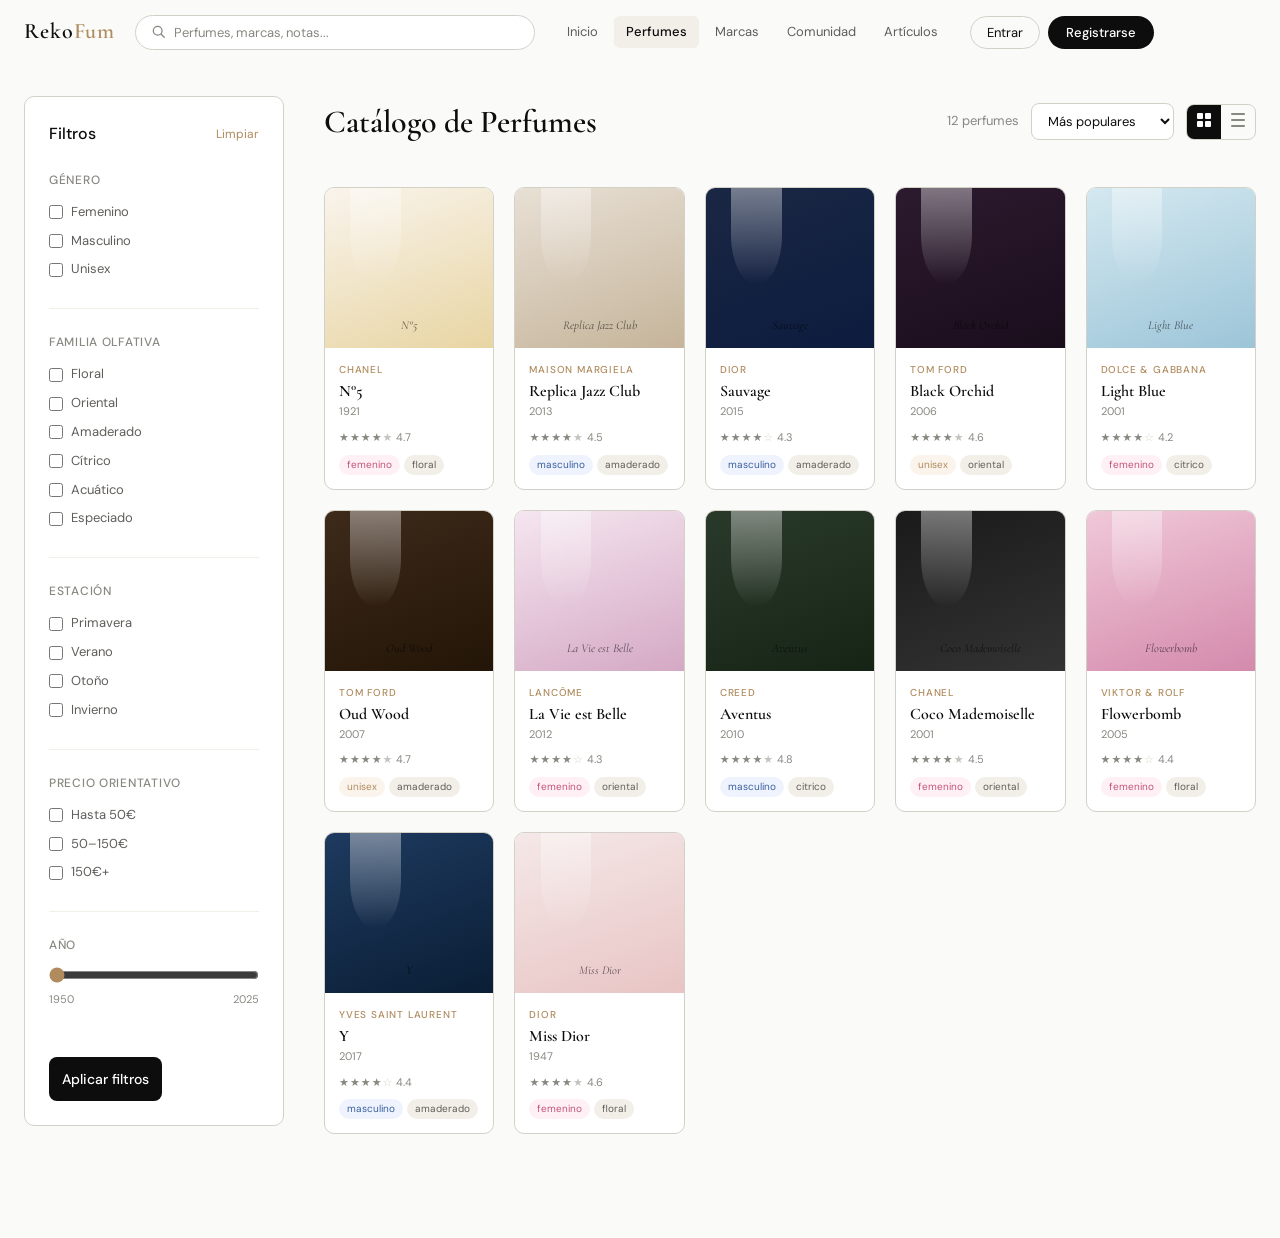
<file: perfumes.html>
<!DOCTYPE html>
<html lang="es">
<head>
  <meta charset="UTF-8">
  <meta name="viewport" content="width=device-width, initial-scale=1.0">
  <title>Catálogo de Perfumes — ReKoFum</title>
  <link rel="preconnect" href="https://fonts.googleapis.com">
  <link href="https://fonts.googleapis.com/css2?family=Cormorant+Garamond:ital,wght@0,400;0,600;1,400;1,600&family=DM+Sans:wght@300;400;500&display=swap" rel="stylesheet">
  <link rel="stylesheet" href="styles.css">
</head>
<body>
  <header class="header" id="header">
    <div class="header-inner">
      <a href="index.html" class="logo">Reko<span>Fum</span></a>
      <div class="search-bar" id="searchBar">
        <svg width="14" height="14" viewBox="0 0 16 16" fill="none"><circle cx="6.5" cy="6.5" r="5" stroke="currentColor" stroke-width="1.5"/><path d="M10.5 10.5L14 14" stroke="currentColor" stroke-width="1.5" stroke-linecap="round"/></svg>
        <input type="text" id="searchInput" placeholder="Perfumes, marcas, notas..." autocomplete="off">
        <div class="search-dropdown" id="searchDropdown"></div>
      </div>
      <nav class="main-nav">
        <a href="index.html" class="nav-link">Inicio</a>
        <a href="perfumes.html" class="nav-link active">Perfumes</a>
        <a href="marcas.html" class="nav-link">Marcas</a>
        <a href="comunidad.html" class="nav-link">Comunidad</a>
        <a href="articulos.html" class="nav-link">Artículos</a>
      </nav>
      <div class="header-actions">
        <button class="btn-ghost" onclick="openModal('loginModal')">Entrar</button>
        <button class="btn-primary" onclick="openModal('loginModal')">Registrarse</button>
      </div>
      <button class="menu-toggle" onclick="toggleMenu()"><span></span><span></span><span></span></button>
    </div>
    <div class="mobile-menu" id="mobileMenu">
      <a href="index.html">Inicio</a><a href="perfumes.html">Perfumes</a>
      <a href="marcas.html">Marcas</a><a href="comunidad.html">Comunidad</a>
    </div>
  </header>

  <div class="catalog-layout">
    <!-- SIDEBAR FILTROS -->
    <aside class="filters-sidebar" id="filtersSidebar">
      <div class="filters-header">
        <h3>Filtros</h3>
        <button onclick="resetFilters()" class="reset-btn">Limpiar</button>
      </div>

      <div class="filter-group">
        <h4>Género</h4>
        <label class="filter-check"><input type="checkbox" value="femenino" onchange="applyFilters()"><span>Femenino</span></label>
        <label class="filter-check"><input type="checkbox" value="masculino" onchange="applyFilters()"><span>Masculino</span></label>
        <label class="filter-check"><input type="checkbox" value="unisex" onchange="applyFilters()"><span>Unisex</span></label>
      </div>

      <div class="filter-group">
        <h4>Familia olfativa</h4>
        <label class="filter-check"><input type="checkbox" value="floral" onchange="applyFilters()"><span>Floral</span></label>
        <label class="filter-check"><input type="checkbox" value="oriental" onchange="applyFilters()"><span>Oriental</span></label>
        <label class="filter-check"><input type="checkbox" value="amaderado" onchange="applyFilters()"><span>Amaderado</span></label>
        <label class="filter-check"><input type="checkbox" value="citrico" onchange="applyFilters()"><span>Cítrico</span></label>
        <label class="filter-check"><input type="checkbox" value="acuatico" onchange="applyFilters()"><span>Acuático</span></label>
        <label class="filter-check"><input type="checkbox" value="especiado" onchange="applyFilters()"><span>Especiado</span></label>
      </div>

      <div class="filter-group">
        <h4>Estación</h4>
        <label class="filter-check"><input type="checkbox" value="primavera" onchange="applyFilters()"><span>Primavera</span></label>
        <label class="filter-check"><input type="checkbox" value="verano" onchange="applyFilters()"><span>Verano</span></label>
        <label class="filter-check"><input type="checkbox" value="otono" onchange="applyFilters()"><span>Otoño</span></label>
        <label class="filter-check"><input type="checkbox" value="invierno" onchange="applyFilters()"><span>Invierno</span></label>
      </div>

      <div class="filter-group">
        <h4>Precio orientativo</h4>
        <label class="filter-check"><input type="checkbox" value="bajo" onchange="applyFilters()"><span>Hasta 50€</span></label>
        <label class="filter-check"><input type="checkbox" value="medio" onchange="applyFilters()"><span>50–150€</span></label>
        <label class="filter-check"><input type="checkbox" value="alto" onchange="applyFilters()"><span>150€+</span></label>
      </div>

      <div class="filter-group">
        <h4>Año</h4>
        <div class="range-group">
          <input type="range" min="1950" max="2025" value="1950" id="yearFrom" oninput="updateYearRange()">
          <div class="range-labels">
            <span id="yearFromLabel">1950</span>
            <span id="yearToLabel">2025</span>
          </div>
        </div>
      </div>

      <button class="btn-primary-full" onclick="applyFilters()">Aplicar filtros</button>
    </aside>

    <!-- CONTENIDO PRINCIPAL -->
    <main class="catalog-main">
      <div class="catalog-top">
        <h1 class="page-title">Catálogo de Perfumes</h1>
        <div class="catalog-controls">
          <span class="result-count" id="resultCount">Cargando...</span>
          <select onchange="sortPerfumes(this.value)" class="sort-select">
            <option value="popular">Más populares</option>
            <option value="nuevo">Más recientes</option>
            <option value="rating">Mejor valorados</option>
            <option value="az">A–Z</option>
          </select>
          <div class="view-toggle">
            <button class="view-btn active" id="gridBtn" onclick="setView('grid')">
              <svg width="14" height="14" viewBox="0 0 14 14" fill="currentColor"><rect x="0" y="0" width="6" height="6" rx="1"/><rect x="8" y="0" width="6" height="6" rx="1"/><rect x="0" y="8" width="6" height="6" rx="1"/><rect x="8" y="8" width="6" height="6" rx="1"/></svg>
            </button>
            <button class="view-btn" id="listBtn" onclick="setView('list')">
              <svg width="14" height="14" viewBox="0 0 14 14" fill="currentColor"><rect x="0" y="0" width="14" height="2" rx="1"/><rect x="0" y="6" width="14" height="2" rx="1"/><rect x="0" y="12" width="14" height="2" rx="1"/></svg>
            </button>
          </div>
        </div>
      </div>

      <!-- BÚSQUEDA ACTIVA -->
      <div class="active-filters" id="activeFilters"></div>

      <div class="perfume-catalog-grid" id="catalogGrid"></div>

      <div class="pagination" id="pagination"></div>
    </main>
  </div>

  <!-- MODAL LOGIN -->
  <div class="modal-overlay" id="loginModal" onclick="closeModal('loginModal')">
    <div class="modal" onclick="event.stopPropagation()">
      <button class="modal-close" onclick="closeModal('loginModal')">✕</button>
      <div class="modal-tabs">
        <button class="modal-tab active" onclick="switchTab(this,'loginTab')">Entrar</button>
        <button class="modal-tab" onclick="switchTab(this,'registerTab')">Registrarse</button>
      </div>
      <div id="loginTab" class="modal-form active">
        <h3>Bienvenido de nuevo</h3>
        <input type="email" placeholder="Email">
        <input type="password" placeholder="Contraseña">
        <button class="btn-primary-full">Entrar</button>
      </div>
      <div id="registerTab" class="modal-form">
        <h3>Únete a ReKoFum</h3>
        <input type="text" placeholder="Nombre de usuario">
        <input type="email" placeholder="Email">
        <input type="password" placeholder="Contraseña">
        <button class="btn-primary-full">Crear cuenta</button>
      </div>
    </div>
  </div>

  <script src="data.js"></script>
  <script src="app.js"></script>
  <script>
    document.addEventListener('DOMContentLoaded', () => {
      renderCatalog(perfumesDB, 'catalogGrid');
      document.getElementById('resultCount').textContent = perfumesDB.length + ' perfumes';
    });
    let currentView = 'grid';
    function setView(v) {
      currentView = v;
      document.getElementById('catalogGrid').className = v === 'list' ? 'perfume-catalog-list' : 'perfume-catalog-grid';
      document.getElementById('gridBtn').classList.toggle('active', v === 'grid');
      document.getElementById('listBtn').classList.toggle('active', v === 'list');
      renderCatalog(getCurrentFiltered(), 'catalogGrid', v);
    }
    function getCurrentFiltered() {
      return window._filtered || perfumesDB;
    }
    function resetFilters() {
      document.querySelectorAll('.filter-check input').forEach(el => el.checked = false);
      renderCatalog(perfumesDB, 'catalogGrid');
      document.getElementById('resultCount').textContent = perfumesDB.length + ' perfumes';
      document.getElementById('activeFilters').innerHTML = '';
    }
    function applyFilters() {
      const checked = [...document.querySelectorAll('.filter-check input:checked')].map(el => el.value);
      let filtered = perfumesDB;
      const genders = checked.filter(v => ['femenino','masculino','unisex'].includes(v));
      const families = checked.filter(v => ['floral','oriental','amaderado','citrico','acuatico','especiado'].includes(v));
      const seasons = checked.filter(v => ['primavera','verano','otono','invierno'].includes(v));
      if (genders.length) filtered = filtered.filter(p => genders.includes(p.genero));
      if (families.length) filtered = filtered.filter(p => families.some(f => p.familia?.includes(f)));
      if (seasons.length) filtered = filtered.filter(p => seasons.some(s => p.estacion?.includes(s)));
      window._filtered = filtered;
      renderCatalog(filtered, 'catalogGrid', currentView);
      document.getElementById('resultCount').textContent = filtered.length + ' perfumes';
      const af = document.getElementById('activeFilters');
      af.innerHTML = checked.map(c => `<span class="af-tag">${c} <button onclick="removeFilter('${c}')">✕</button></span>`).join('');
    }
    function removeFilter(val) {
      const el = document.querySelector(`.filter-check input[value="${val}"]`);
      if (el) { el.checked = false; applyFilters(); }
    }
    function sortPerfumes(by) {
      let data = [...(window._filtered || perfumesDB)];
      if (by === 'nuevo') data.sort((a,b) => b.año - a.año);
      else if (by === 'rating') data.sort((a,b) => b.rating - a.rating);
      else if (by === 'az') data.sort((a,b) => a.nombre.localeCompare(b.nombre));
      else data.sort((a,b) => b.votos - a.votos);
      renderCatalog(data, 'catalogGrid', currentView);
    }
    function updateYearRange() {
      const val = document.getElementById('yearFrom').value;
      document.getElementById('yearFromLabel').textContent = val;
    }
  </script>
</body>
</html>
</file>
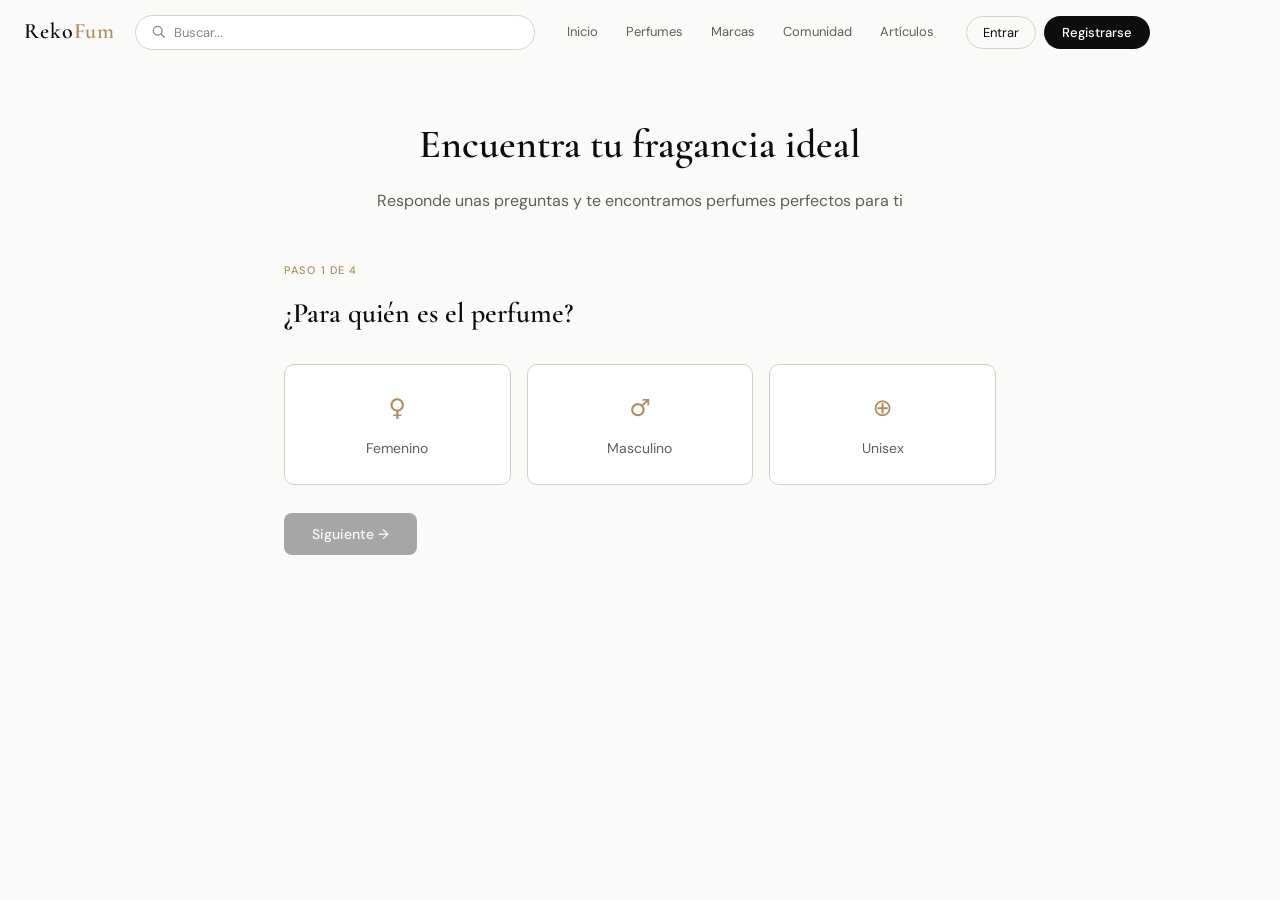
<file: recomenador.html>
<!DOCTYPE html>
<html lang="es">
<head>
  <meta charset="UTF-8"><meta name="viewport" content="width=device-width, initial-scale=1.0">
  <title>Recomendador — ReKoFum</title>
  <link rel="preconnect" href="https://fonts.googleapis.com">
  <link href="https://fonts.googleapis.com/css2?family=Cormorant+Garamond:ital,wght@0,400;0,600;1,400&family=DM+Sans:wght@300;400;500&display=swap" rel="stylesheet">
  <link rel="stylesheet" href="styles.css">
</head>
<body>
  <header class="header" id="header">
    <div class="header-inner">
      <a href="index.html" class="logo">Reko<span>Fum</span></a>
      <div class="search-bar"><svg width="14" height="14" viewBox="0 0 16 16" fill="none"><circle cx="6.5" cy="6.5" r="5" stroke="currentColor" stroke-width="1.5"/><path d="M10.5 10.5L14 14" stroke="currentColor" stroke-width="1.5" stroke-linecap="round"/></svg>
        <input type="text" id="searchInput" placeholder="Buscar..." autocomplete="off">
        <div class="search-dropdown" id="searchDropdown"></div>
      </div>
      <nav class="main-nav">
        <a href="index.html" class="nav-link">Inicio</a><a href="perfumes.html" class="nav-link">Perfumes</a>
        <a href="marcas.html" class="nav-link">Marcas</a><a href="comunidad.html" class="nav-link">Comunidad</a>
        <a href="articulos.html" class="nav-link">Artículos</a>
      </nav>
      <div class="header-actions"><button class="btn-ghost" onclick="openModal('loginModal')">Entrar</button><button class="btn-primary" onclick="openModal('loginModal')">Registrarse</button></div>
      <button class="menu-toggle" onclick="toggleMenu()"><span></span><span></span><span></span></button>
    </div>
    <div class="mobile-menu" id="mobileMenu"><a href="index.html">Inicio</a></div>
  </header>

  <div class="recommender-page">
    <div class="rec-hero">
      <h1>Encuentra tu fragancia ideal</h1>
      <p>Responde unas preguntas y te encontramos perfumes perfectos para ti</p>
    </div>

    <div class="rec-wizard" id="recWizard">
      <!-- PASO 1 -->
      <div class="rec-step active" data-step="1">
        <div class="step-counter">Paso 1 de 4</div>
        <h2>¿Para quién es el perfume?</h2>
        <div class="rec-options">
          <div class="rec-option" onclick="selectOption(this, 'genero', 'femenino')">
            <div class="rec-option-icon">♀</div>
            <span>Femenino</span>
          </div>
          <div class="rec-option" onclick="selectOption(this, 'genero', 'masculino')">
            <div class="rec-option-icon">♂</div>
            <span>Masculino</span>
          </div>
          <div class="rec-option" onclick="selectOption(this, 'genero', 'unisex')">
            <div class="rec-option-icon">⊕</div>
            <span>Unisex</span>
          </div>
        </div>
        <button class="rec-next" onclick="nextStep(2)" disabled>Siguiente →</button>
      </div>

      <!-- PASO 2 -->
      <div class="rec-step" data-step="2">
        <div class="step-counter">Paso 2 de 4</div>
        <h2>¿Qué familias olfativas te atraen?</h2>
        <p class="step-subtitle">Puedes elegir varias</p>
        <div class="rec-options multi">
          <div class="rec-option" onclick="toggleOption(this, 'familia', 'floral')">
            <div class="rec-option-icon">🌸</div><span>Floral</span>
          </div>
          <div class="rec-option" onclick="toggleOption(this, 'familia', 'oriental')">
            <div class="rec-option-icon">✦</div><span>Oriental</span>
          </div>
          <div class="rec-option" onclick="toggleOption(this, 'familia', 'amaderado')">
            <div class="rec-option-icon">◈</div><span>Amaderado</span>
          </div>
          <div class="rec-option" onclick="toggleOption(this, 'familia', 'citrico')">
            <div class="rec-option-icon">◎</div><span>Cítrico</span>
          </div>
          <div class="rec-option" onclick="toggleOption(this, 'familia', 'acuatico')">
            <div class="rec-option-icon">◌</div><span>Acuático</span>
          </div>
          <div class="rec-option" onclick="toggleOption(this, 'familia', 'especiado')">
            <div class="rec-option-icon">✸</div><span>Especiado</span>
          </div>
        </div>
        <div class="rec-nav">
          <button class="rec-back" onclick="prevStep(1)">← Atrás</button>
          <button class="rec-next" onclick="nextStep(3)">Siguiente →</button>
        </div>
      </div>

      <!-- PASO 3 -->
      <div class="rec-step" data-step="3">
        <div class="step-counter">Paso 3 de 4</div>
        <h2>¿Para qué ocasión?</h2>
        <div class="rec-options">
          <div class="rec-option" onclick="selectOption(this, 'ocasion', 'diario')">
            <div class="rec-option-icon">☀</div><span>Día a día</span>
          </div>
          <div class="rec-option" onclick="selectOption(this, 'ocasion', 'noche')">
            <div class="rec-option-icon">☽</div><span>Noche / salida</span>
          </div>
          <div class="rec-option" onclick="selectOption(this, 'ocasion', 'trabajo')">
            <div class="rec-option-icon">◻</div><span>Trabajo / formal</span>
          </div>
          <div class="rec-option" onclick="selectOption(this, 'ocasion', 'especial')">
            <div class="rec-option-icon">★</div><span>Ocasión especial</span>
          </div>
        </div>
        <div class="rec-nav">
          <button class="rec-back" onclick="prevStep(2)">← Atrás</button>
          <button class="rec-next" onclick="nextStep(4)" disabled>Siguiente →</button>
        </div>
      </div>

      <!-- PASO 4 -->
      <div class="rec-step" data-step="4">
        <div class="step-counter">Paso 4 de 4</div>
        <h2>¿Cuál es tu presupuesto?</h2>
        <div class="rec-options">
          <div class="rec-option" onclick="selectOption(this, 'precio', 'bajo')">
            <div class="rec-option-icon">€</div><span>Hasta 50€</span>
          </div>
          <div class="rec-option" onclick="selectOption(this, 'precio', 'medio')">
            <div class="rec-option-icon">€€</div><span>50–150€</span>
          </div>
          <div class="rec-option" onclick="selectOption(this, 'precio', 'alto')">
            <div class="rec-option-icon">€€€</div><span>150€ o más</span>
          </div>
        </div>
        <div class="rec-nav">
          <button class="rec-back" onclick="prevStep(3)">← Atrás</button>
          <button class="rec-next" onclick="showRecommendations()" disabled>Ver mis recomendaciones →</button>
        </div>
      </div>
    </div>

    <!-- RESULTADOS -->
    <div class="rec-results" id="recResults" style="display:none">
      <h2>Tus recomendaciones personalizadas</h2>
      <p class="rec-subtitle" id="recSubtitle"></p>
      <div class="perfume-grid" id="recResultsGrid"></div>
      <button class="btn-ghost-lg" onclick="restartRec()">Volver a empezar</button>
    </div>
  </div>

  <div class="modal-overlay" id="loginModal" onclick="closeModal('loginModal')">
    <div class="modal" onclick="event.stopPropagation()">
      <button class="modal-close" onclick="closeModal('loginModal')">✕</button>
      <div class="modal-tabs"><button class="modal-tab active" onclick="switchTab(this,'loginTab')">Entrar</button></div>
      <div id="loginTab" class="modal-form active"><h3>Bienvenido de nuevo</h3><input type="email" placeholder="Email"><input type="password" placeholder="Contraseña"><button class="btn-primary-full">Entrar</button></div>
    </div>
  </div>

  <script src="data.js"></script><script src="app.js"></script>
  <script>
    const recData = {};

    function selectOption(el, key, val) {
      el.closest('.rec-options').querySelectorAll('.rec-option').forEach(o => o.classList.remove('selected'));
      el.classList.add('selected');
      recData[key] = val;
      el.closest('.rec-step').querySelector('.rec-next').disabled = false;
    }

    function toggleOption(el, key, val) {
      el.classList.toggle('selected');
      if (!recData[key]) recData[key] = [];
      if (el.classList.contains('selected')) {
        recData[key].push(val);
      } else {
        recData[key] = recData[key].filter(v => v !== val);
      }
    }

    function nextStep(n) {
      document.querySelectorAll('.rec-step').forEach(s => s.classList.remove('active'));
      document.querySelector(`.rec-step[data-step="${n}"]`).classList.add('active');
    }
    function prevStep(n) { nextStep(n); }

    function showRecommendations() {
      let results = [...perfumesDB];
      if (recData.genero) results = results.filter(p => p.genero === recData.genero || p.genero === 'unisex');
      if (recData.familia?.length) results = results.filter(p => recData.familia.some(f => p.familia?.includes(f)));
      if (recData.ocasion === 'noche') results = results.filter(p => (p.dia || 50) < 50);
      if (recData.ocasion === 'diario') results = results.filter(p => (p.dia || 50) >= 40);
      results = results.sort((a,b) => b.rating - a.rating).slice(0,8);
      if (results.length === 0) results = perfumesDB.slice(0,8);

      document.getElementById('recWizard').style.display = 'none';
      const res = document.getElementById('recResults');
      res.style.display = 'block';
      document.getElementById('recSubtitle').textContent = `Basándonos en tus preferencias, aquí tienes ${results.length} fragancias perfectas para ti:`;
      renderCatalog(results, 'recResultsGrid');
    }

    function restartRec() {
      Object.keys(recData).forEach(k => delete recData[k]);
      document.querySelectorAll('.rec-option').forEach(o => o.classList.remove('selected'));
      document.querySelectorAll('.rec-next').forEach(b => b.disabled = true);
      document.getElementById('recResults').style.display = 'none';
      document.getElementById('recWizard').style.display = 'block';
      nextStep(1);
    }
  </script>
</body>
</html>
</file>
<file: styles.css>
/* =============================================
   ReKoFum — Sistema de diseño completo
   ============================================= */

/* ---- VARIABLES ---- */
:root {
  --gold: #B08B5E;
  --gold-light: #C9A86C;
  --gold-pale: #FAF4EC;
  --gold-border: #E8D5B0;
  --black: #0D0D0D;
  --dark: #1A1A1A;
  --gray-900: #2C2C2A;
  --gray-700: #5F5E5A;
  --gray-500: #888780;
  --gray-300: #D3D1C7;
  --gray-100: #F1EFE8;
  --bg: #FAFAF8;
  --white: #FFFFFF;
  --serif: 'Cormorant Garamond', Georgia, serif;
  --sans: 'DM Sans', system-ui, sans-serif;
  --radius: 10px;
  --radius-sm: 6px;
  --shadow: 0 2px 16px rgba(0,0,0,0.07);
  --shadow-md: 0 4px 32px rgba(0,0,0,0.10);
  --transition: 0.2s ease;
  --header-h: 64px;
}

/* ---- RESET ---- */
*, *::before, *::after { box-sizing: border-box; margin: 0; padding: 0; }
html { scroll-behavior: smooth; }
body { font-family: var(--sans); background: var(--bg); color: var(--black); font-size: 15px; line-height: 1.6; -webkit-font-smoothing: antialiased; }
a { text-decoration: none; color: inherit; }
img { display: block; max-width: 100%; }
button { cursor: pointer; font-family: var(--sans); border: none; background: none; }
input, select, textarea { font-family: var(--sans); font-size: 14px; outline: none; }

/* ---- HEADER ---- */
.header {
  position: fixed; top: 0; left: 0; right: 0; z-index: 1000;
  background: rgba(250,250,248,0.92); backdrop-filter: blur(12px);
  border-bottom: 0.5px solid transparent;
  transition: border-color var(--transition), box-shadow var(--transition);
}
.header.scrolled { border-bottom-color: var(--gray-300); box-shadow: 0 2px 20px rgba(0,0,0,0.06); }
.header-inner {
  max-width: 1280px; margin: 0 auto;
  display: flex; align-items: center; gap: 20px;
  padding: 0 24px; height: var(--header-h);
}
.logo {
  font-family: var(--serif); font-size: 22px; font-weight: 600;
  letter-spacing: 0.04em; white-space: nowrap;
}
.logo span { color: var(--gold); }
.footer-logo { font-size: 26px; }

.search-bar {
  flex: 1; max-width: 400px; position: relative;
  display: flex; align-items: center; gap: 8px;
  background: var(--white); border: 0.5px solid var(--gray-300);
  border-radius: 24px; padding: 8px 16px;
  transition: border-color var(--transition), box-shadow var(--transition);
}
.search-bar:focus-within { border-color: var(--gold); box-shadow: 0 0 0 3px rgba(176,139,94,0.12); }
.search-bar svg { color: var(--gray-500); flex-shrink: 0; }
.search-bar input { flex: 1; background: none; border: none; font-size: 13px; color: var(--black); }
.search-bar input::placeholder { color: var(--gray-500); }

.search-dropdown {
  display: none; position: absolute; top: calc(100% + 8px); left: 0; right: 0;
  background: var(--white); border: 0.5px solid var(--gray-300); border-radius: var(--radius);
  box-shadow: var(--shadow-md); overflow: hidden; z-index: 100;
}
.search-dropdown.open { display: block; }
.sd-group { font-size: 11px; font-weight: 500; letter-spacing: 0.06em; text-transform: uppercase; color: var(--gray-500); padding: 10px 16px 4px; }
.sd-item {
  display: flex; align-items: center; gap: 10px; padding: 10px 16px;
  transition: background var(--transition); font-size: 13px;
}
.sd-item:hover { background: var(--gray-100); }
.sd-item strong { display: block; font-weight: 500; }
.sd-item span { color: var(--gray-500); font-size: 11px; }
.sd-dot { width: 8px; height: 8px; border-radius: 50%; flex-shrink: 0; }
.sd-dot.perf { background: var(--gold); }
.sd-dot.brand { background: var(--gray-500); }
.sd-rating { margin-left: auto; font-size: 11px; color: var(--gold); }
.sd-footer { display: block; padding: 10px 16px; font-size: 12px; color: var(--gold); border-top: 0.5px solid var(--gray-100); }

.main-nav { display: flex; gap: 4px; }
.nav-link { font-size: 13px; padding: 6px 12px; border-radius: 6px; color: var(--gray-700); font-weight: 400; transition: color var(--transition), background var(--transition); }
.nav-link:hover, .nav-link.active { color: var(--black); background: var(--gray-100); }
.nav-link.active { font-weight: 500; }

.header-actions { display: flex; gap: 8px; white-space: nowrap; }
.btn-ghost { padding: 7px 16px; border: 0.5px solid var(--gray-300); border-radius: 20px; font-size: 13px; color: var(--black); transition: all var(--transition); }
.btn-ghost:hover { border-color: var(--gold); color: var(--gold); }
.btn-primary { padding: 8px 18px; background: var(--black); color: var(--white); border-radius: 20px; font-size: 13px; font-weight: 500; transition: all var(--transition); }
.btn-primary:hover { background: var(--dark); transform: translateY(-1px); }

.menu-toggle { display: none; flex-direction: column; gap: 5px; padding: 8px; }
.menu-toggle span { display: block; width: 20px; height: 1.5px; background: var(--black); transition: all var(--transition); border-radius: 1px; }
.menu-toggle.open span:nth-child(1) { transform: rotate(45deg) translate(4px, 4px); }
.menu-toggle.open span:nth-child(2) { opacity: 0; }
.menu-toggle.open span:nth-child(3) { transform: rotate(-45deg) translate(4px, -4px); }

.mobile-menu { display: none; flex-direction: column; padding: 8px 24px 16px; border-top: 0.5px solid var(--gray-300); background: var(--white); }
.mobile-menu a { padding: 10px 0; font-size: 15px; border-bottom: 0.5px solid var(--gray-100); color: var(--gray-700); }
.mobile-menu.open { display: flex; }

/* ---- HERO ---- */
.hero {
  min-height: 100vh; padding-top: var(--header-h);
  display: grid; grid-template-columns: 1fr 1fr;
  max-width: 1280px; margin: 0 auto;
  padding-left: 24px; padding-right: 24px; gap: 40px;
  align-items: center;
}
.hero-content { padding: 60px 0; }
.hero-eyebrow { font-size: 11px; text-transform: uppercase; letter-spacing: 0.14em; color: var(--gold); font-weight: 500; margin-bottom: 16px; }
.hero-title { font-family: var(--serif); font-size: clamp(44px, 5vw, 72px); font-weight: 600; line-height: 1.05; margin-bottom: 20px; }
.hero-title em { font-style: italic; color: var(--gold); }
.hero-subtitle { font-size: 16px; color: var(--gray-700); max-width: 480px; margin-bottom: 32px; font-weight: 300; line-height: 1.7; }

.hero-search {
  display: flex; align-items: center; gap: 10px;
  background: var(--white); border: 0.5px solid var(--gray-300);
  border-radius: 32px; padding: 8px 8px 8px 20px;
  max-width: 500px; margin-bottom: 24px;
  box-shadow: var(--shadow);
}
.hero-search svg { color: var(--gray-500); flex-shrink: 0; }
.hero-search input { flex: 1; background: none; border: none; font-size: 15px; color: var(--black); }
.hero-search input::placeholder { color: var(--gray-500); }
.hero-search button { background: var(--black); color: var(--white); border: none; padding: 10px 22px; border-radius: 24px; font-size: 13px; font-weight: 500; cursor: pointer; transition: all var(--transition); white-space: nowrap; }
.hero-search button:hover { background: var(--dark); }

.hero-tags { display: flex; flex-wrap: wrap; gap: 8px; }
.hero-tags span { font-size: 12px; padding: 6px 14px; border-radius: 16px; border: 0.5px solid var(--gray-300); color: var(--gray-700); cursor: pointer; transition: all var(--transition); }
.hero-tags span:hover { border-color: var(--gold); color: var(--gold); background: var(--gold-pale); }

.hero-visual { display: flex; align-items: center; justify-content: center; height: 100%; }
.floating-bottles { display: grid; grid-template-columns: 1fr 1fr; gap: 16px; }
.bottle {
  cursor: pointer; border-radius: 12px; overflow: hidden;
  border: 0.5px solid var(--gray-300);
  transition: transform var(--transition), box-shadow var(--transition);
  background: var(--white);
}
.bottle:hover { transform: translateY(-6px); box-shadow: var(--shadow-md); }
.bottle-img {
  height: 120px;
  border-radius: 10px 10px 0 0;
}
.img1 { background: linear-gradient(160deg,#F9F4EC,#E8D5A3); }
.img2 { background: linear-gradient(160deg,#E8E0D5,#C5B49A); }
.img3 { background: linear-gradient(160deg,#1A2744,#0D1B3E); }
.img4 { background: linear-gradient(160deg,#2C1A2E,#1A0D1C); }
.bottle span { display: block; font-family: var(--serif); font-size: 13px; padding: 8px 12px; color: var(--gray-700); }

/* ---- STATS ---- */
.stats-bar {
  background: var(--black); color: var(--white);
  display: flex; justify-content: center; gap: 0;
}
.stat {
  flex: 1; max-width: 240px; display: flex; flex-direction: column; align-items: center;
  padding: 28px 16px; border-right: 0.5px solid rgba(255,255,255,0.1);
}
.stat:last-child { border-right: none; }
.stat strong { font-family: var(--serif); font-size: 32px; font-weight: 600; color: var(--gold-light); }
.stat span { font-size: 12px; text-transform: uppercase; letter-spacing: 0.08em; color: rgba(255,255,255,0.5); margin-top: 4px; }

/* ---- SECTIONS ---- */
.section { max-width: 1280px; margin: 0 auto; padding: 64px 24px; }
.section-header { display: flex; align-items: baseline; justify-content: space-between; margin-bottom: 32px; }
.section-title { font-family: var(--serif); font-size: 28px; font-weight: 600; }
.see-all { font-size: 13px; color: var(--gold); transition: opacity var(--transition); }
.see-all:hover { opacity: 0.7; }

/* ---- PERFUME CARDS GRID ---- */
.perfume-grid { display: grid; grid-template-columns: repeat(auto-fill, minmax(180px, 1fr)); gap: 20px; }

.perfume-card {
  display: flex; flex-direction: column; border-radius: var(--radius);
  overflow: hidden; border: 0.5px solid var(--gray-300);
  background: var(--white); transition: transform var(--transition), box-shadow var(--transition);
  cursor: pointer;
}
.perfume-card:hover { transform: translateY(-4px); box-shadow: var(--shadow-md); border-color: var(--gold-border); }

.pc-bottle {
  height: 160px; position: relative; overflow: hidden;
  display: flex; align-items: flex-end; justify-content: center; padding-bottom: 12px;
}
.pc-shine {
  position: absolute; top: 0; left: 15%; width: 30%; height: 60%;
  background: linear-gradient(180deg, rgba(255,255,255,0.4) 0%, transparent 100%);
  border-radius: 0 0 50% 50%;
}
.pc-label {
  position: relative; text-align: center;
}
.pc-label span { font-family: var(--serif); font-size: 12px; font-style: italic; color: rgba(0,0,0,0.6); }

.pc-info { padding: 14px; }
.pc-brand { font-size: 10px; text-transform: uppercase; letter-spacing: 0.08em; color: var(--gold); font-weight: 500; margin-bottom: 4px; }
.pc-name { font-family: var(--serif); font-size: 16px; font-weight: 600; line-height: 1.2; margin-bottom: 2px; }
.pc-year { font-size: 11px; color: var(--gray-500); margin-bottom: 8px; }
.pc-rating { display: flex; align-items: center; gap: 4px; font-size: 12px; margin-bottom: 8px; }
.pc-rating span { color: var(--gray-500); font-size: 11px; }
.pc-tags { display: flex; flex-wrap: wrap; gap: 4px; }
.pc-tag { font-size: 10px; padding: 2px 8px; border-radius: 10px; background: var(--gray-100); color: var(--gray-700); }
.pc-tag.femenino { background: #FEF0F5; color: #C4547A; }
.pc-tag.masculino { background: #EEF3FD; color: #3A5FA0; }
.pc-tag.unisex { background: var(--gold-pale); color: var(--gold); }

.stars-wrap { display: inline-flex; gap: 1px; }
.star { color: var(--gold-light); font-size: 12px; }
.star.half { opacity: 0.5; }
.star.empty { color: var(--gray-300); }

/* ---- RECOMMENDER BANNER ---- */
.recommender-banner {
  background: var(--black); color: var(--white);
  padding: 80px 24px; display: flex; justify-content: center;
  align-items: center; gap: 80px; position: relative; overflow: hidden;
}
.recommender-content { max-width: 480px; }
.rec-eyebrow { font-size: 11px; text-transform: uppercase; letter-spacing: 0.12em; color: var(--gold-light); font-weight: 500; margin-bottom: 12px; }
.recommender-content h2 { font-family: var(--serif); font-size: 36px; font-weight: 600; margin-bottom: 16px; line-height: 1.15; }
.recommender-content p { color: rgba(255,255,255,0.6); font-size: 15px; margin-bottom: 28px; line-height: 1.7; font-weight: 300; }
.btn-primary-lg { background: var(--gold); color: var(--white); border: none; padding: 14px 32px; border-radius: 28px; font-size: 15px; font-weight: 500; cursor: pointer; transition: all var(--transition); }
.btn-primary-lg:hover { background: var(--gold-light); transform: translateY(-2px); }
.btn-ghost-lg { background: none; border: 0.5px solid var(--gray-300); color: var(--gray-700); padding: 12px 28px; border-radius: 28px; font-size: 14px; cursor: pointer; transition: all var(--transition); margin-top: 24px; }
.btn-ghost-lg:hover { border-color: var(--gold); color: var(--gold); }

.rec-notes { position: relative; width: 280px; height: 200px; }
.note-bubble {
  position: absolute; background: rgba(255,255,255,0.06);
  border: 0.5px solid rgba(255,255,255,0.15); border-radius: 24px;
  padding: 8px 16px; font-size: 13px; color: rgba(255,255,255,0.7);
  white-space: nowrap;
}
.n1 { top: 10px; left: 0; }
.n2 { top: 0; right: 0; }
.n3 { top: 70px; left: 20px; }
.n4 { top: 80px; right: 10px; }
.n5 { bottom: 20px; left: 0; }
.n6 { bottom: 10px; right: 20px; }

/* ---- BRANDS ---- */
.brands-section {}
.brands-grid { display: grid; grid-template-columns: repeat(auto-fill, minmax(140px, 1fr)); gap: 16px; }
.brand-mini-card {
  display: flex; flex-direction: column; align-items: center; text-align: center;
  padding: 24px 16px; border: 0.5px solid var(--gray-300); border-radius: var(--radius);
  background: var(--white); transition: all var(--transition); cursor: pointer;
}
.brand-mini-card:hover { border-color: var(--gold); background: var(--gold-pale); transform: translateY(-3px); }
.brand-initial-lg {
  width: 52px; height: 52px; border-radius: 50%;
  background: var(--black); color: var(--white);
  font-family: var(--serif); font-size: 22px; font-weight: 600;
  display: flex; align-items: center; justify-content: center;
  margin-bottom: 12px;
}
.brand-mini-name { font-size: 13px; font-weight: 500; margin-bottom: 4px; }
.brand-mini-count { font-size: 11px; color: var(--gray-500); }

/* ---- ARTICLES ---- */
.articles-grid { display: grid; grid-template-columns: repeat(auto-fill, minmax(300px, 1fr)); gap: 24px; }
.article-card {
  border: 0.5px solid var(--gray-300); border-radius: var(--radius); overflow: hidden;
  background: var(--white); transition: all var(--transition); display: flex; flex-direction: column;
}
.article-card:hover { transform: translateY(-4px); box-shadow: var(--shadow-md); border-color: var(--gold-border); }
.article-img { height: 180px; }
.art-otoño { background: linear-gradient(135deg, #D4805A, #8B3E1A); }
.art-guia { background: linear-gradient(135deg, #3A5FA0, #1A2C5C); }
.art-novedades { background: linear-gradient(135deg, #2A4A2A, #0D2010); }
.art-historia { background: linear-gradient(135deg, #FAF4EC, #E8C87A); }
.art-tips { background: linear-gradient(135deg, #C4A0C8, #6B3578); }
.art-unisex { background: linear-gradient(135deg, #8BBFD8, #2A6E92); }
.article-info { padding: 20px; flex: 1; display: flex; flex-direction: column; }
.article-cat { font-size: 10px; text-transform: uppercase; letter-spacing: 0.1em; color: var(--gold); font-weight: 500; margin-bottom: 10px; }
.article-title { font-family: var(--serif); font-size: 20px; font-weight: 600; line-height: 1.3; margin-bottom: 10px; }
.article-resumen { font-size: 13px; color: var(--gray-700); line-height: 1.6; flex: 1; margin-bottom: 16px; }
.article-fecha { font-size: 11px; color: var(--gray-500); margin-top: auto; }

/* ---- FOOTER ---- */
.footer { background: var(--black); color: var(--white); padding: 64px 24px 0; }
.footer-inner { max-width: 1280px; margin: 0 auto; display: grid; grid-template-columns: 1fr 2fr; gap: 64px; padding-bottom: 64px; }
.footer-brand .logo { color: var(--white); margin-bottom: 16px; }
.footer-brand p { font-size: 13px; color: rgba(255,255,255,0.45); line-height: 1.7; max-width: 280px; }
.footer-links { display: grid; grid-template-columns: repeat(3, 1fr); gap: 32px; }
.footer-col h4 { font-size: 11px; text-transform: uppercase; letter-spacing: 0.1em; color: rgba(255,255,255,0.4); margin-bottom: 16px; font-weight: 500; }
.footer-col a { display: block; font-size: 13px; color: rgba(255,255,255,0.6); margin-bottom: 10px; transition: color var(--transition); }
.footer-col a:hover { color: var(--gold-light); }
.footer-bottom { border-top: 0.5px solid rgba(255,255,255,0.1); padding: 20px 0; text-align: center; }
.footer-bottom p { font-size: 12px; color: rgba(255,255,255,0.3); max-width: 1280px; margin: 0 auto; }

/* ---- MODALES ---- */
.modal-overlay {
  display: none; position: fixed; inset: 0; z-index: 2000;
  background: rgba(0,0,0,0.5); backdrop-filter: blur(4px);
  align-items: center; justify-content: center; padding: 24px;
}
.modal-overlay.open { display: flex; }
.modal {
  background: var(--white); border-radius: 16px; padding: 32px;
  width: 100%; max-width: 420px; position: relative;
  animation: modalIn 0.2s ease;
}
@keyframes modalIn { from { transform: translateY(20px); opacity: 0; } to { transform: translateY(0); opacity: 1; } }
.modal-close { position: absolute; top: 16px; right: 16px; font-size: 16px; color: var(--gray-500); padding: 4px 8px; }
.modal-close:hover { color: var(--black); }
.modal-tabs { display: flex; gap: 0; border-bottom: 0.5px solid var(--gray-300); margin-bottom: 24px; }
.modal-tab { font-size: 14px; padding: 8px 20px 12px; color: var(--gray-500); border-bottom: 2px solid transparent; margin-bottom: -1px; }
.modal-tab.active { color: var(--black); border-bottom-color: var(--black); font-weight: 500; }
.modal-form { display: none; flex-direction: column; gap: 12px; }
.modal-form.active { display: flex; }
.modal-form h3 { font-family: var(--serif); font-size: 22px; font-weight: 600; margin-bottom: 4px; }
.modal-form input {
  padding: 12px 16px; border: 0.5px solid var(--gray-300); border-radius: 8px;
  font-size: 14px; transition: border-color var(--transition);
}
.modal-form input:focus { border-color: var(--gold); }
.btn-primary-full {
  padding: 13px; background: var(--black); color: var(--white);
  border-radius: 8px; font-size: 14px; font-weight: 500; cursor: pointer;
  transition: all var(--transition); margin-top: 4px;
}
.btn-primary-full:hover { background: var(--dark); }
.modal-divider { display: flex; align-items: center; gap: 12px; }
.modal-divider::before, .modal-divider::after { content: ''; flex: 1; height: 0.5px; background: var(--gray-300); }
.modal-divider span { font-size: 12px; color: var(--gray-500); }
.btn-oauth {
  display: flex; align-items: center; justify-content: center; gap: 10px;
  padding: 12px; border: 0.5px solid var(--gray-300); border-radius: 8px;
  font-size: 13px; cursor: pointer; transition: all var(--transition);
}
.btn-oauth:hover { background: var(--gray-100); }

/* ---- CATÁLOGO PAGE ---- */
.catalog-layout { display: grid; grid-template-columns: 260px 1fr; max-width: 1280px; margin: 0 auto; padding: calc(var(--header-h) + 32px) 24px 64px; gap: 40px; align-items: start; }
.filters-sidebar { position: sticky; top: calc(var(--header-h) + 16px); background: var(--white); border: 0.5px solid var(--gray-300); border-radius: var(--radius); padding: 24px; }
.filters-header { display: flex; align-items: center; justify-content: space-between; margin-bottom: 24px; }
.filters-header h3 { font-size: 16px; font-weight: 500; }
.reset-btn { font-size: 12px; color: var(--gold); cursor: pointer; }
.filter-group { margin-bottom: 24px; border-bottom: 0.5px solid var(--gray-100); padding-bottom: 20px; }
.filter-group:last-of-type { border-bottom: none; }
.filter-group h4 { font-size: 12px; font-weight: 500; text-transform: uppercase; letter-spacing: 0.06em; color: var(--gray-500); margin-bottom: 12px; }
.filter-check { display: flex; align-items: center; gap: 8px; margin-bottom: 8px; cursor: pointer; font-size: 13px; color: var(--gray-700); }
.filter-check input[type="checkbox"] { accent-color: var(--gold); width: 14px; height: 14px; cursor: pointer; }
.filter-check:hover span { color: var(--black); }
.range-group { display: flex; flex-direction: column; gap: 8px; }
.range-group input[type="range"] { accent-color: var(--gold); width: 100%; }
.range-labels { display: flex; justify-content: space-between; font-size: 11px; color: var(--gray-500); }
.catalog-main {}
.catalog-top { display: flex; align-items: center; justify-content: space-between; margin-bottom: 24px; flex-wrap: wrap; gap: 12px; }
.page-title { font-family: var(--serif); font-size: 32px; font-weight: 600; }
.catalog-controls { display: flex; align-items: center; gap: 12px; }
.result-count { font-size: 13px; color: var(--gray-500); }
.sort-select { font-size: 13px; padding: 8px 12px; border: 0.5px solid var(--gray-300); border-radius: 8px; background: var(--white); color: var(--black); cursor: pointer; }
.view-toggle { display: flex; border: 0.5px solid var(--gray-300); border-radius: 8px; overflow: hidden; }
.view-btn { padding: 8px 10px; color: var(--gray-500); transition: all var(--transition); }
.view-btn.active { background: var(--black); color: var(--white); }
.active-filters { display: flex; flex-wrap: wrap; gap: 8px; margin-bottom: 16px; }
.af-tag { display: inline-flex; align-items: center; gap: 6px; font-size: 12px; padding: 4px 10px; background: var(--gold-pale); border: 0.5px solid var(--gold-border); border-radius: 16px; color: var(--gold); }
.af-tag button { font-size: 10px; color: var(--gold); cursor: pointer; }
.perfume-catalog-grid { display: grid; grid-template-columns: repeat(auto-fill, minmax(170px, 1fr)); gap: 20px; }
.perfume-catalog-list { display: flex; flex-direction: column; gap: 12px; }
.pagination { display: flex; justify-content: center; gap: 8px; margin-top: 40px; }
.page-hero-sm { max-width: 1280px; margin: 0 auto; padding: calc(var(--header-h) + 48px) 24px 32px; }
.page-hero-sm h1 { font-family: var(--serif); font-size: 40px; font-weight: 600; margin-bottom: 8px; }
.page-hero-sm p { font-size: 16px; color: var(--gray-700); }
.brands-filter-bar { max-width: 1280px; margin: 0 auto; padding: 0 24px 24px; }
.brand-search-input { width: 100%; max-width: 400px; padding: 10px 16px; border: 0.5px solid var(--gray-300); border-radius: 8px; font-size: 14px; margin-bottom: 16px; display: block; }
.brand-search-input:focus { border-color: var(--gold); }
.alphabet-filter { display: flex; flex-wrap: wrap; gap: 4px; }
.alphabet-filter button { width: 30px; height: 30px; border: 0.5px solid var(--gray-300); border-radius: 6px; font-size: 12px; font-weight: 500; cursor: pointer; transition: all var(--transition); }
.alphabet-filter button:hover { border-color: var(--gold); color: var(--gold); background: var(--gold-pale); }
.brands-full-grid { max-width: 1280px; margin: 0 auto; padding: 0 24px 64px; display: flex; flex-direction: column; gap: 2px; }
.brand-card-full {
  display: flex; align-items: center; gap: 16px;
  padding: 16px 20px; background: var(--white);
  border: 0.5px solid var(--gray-300); border-radius: var(--radius-sm);
  transition: all var(--transition);
}
.brand-card-full:hover { border-color: var(--gold); background: var(--gold-pale); }
.brand-initial { width: 40px; height: 40px; border-radius: 50%; background: var(--black); color: var(--white); font-family: var(--serif); font-size: 18px; font-weight: 600; display: flex; align-items: center; justify-content: center; flex-shrink: 0; }
.brand-card-info { flex: 1; }
.brand-card-name { font-size: 15px; font-weight: 500; }
.brand-card-country { font-size: 12px; color: var(--gray-500); }
.brand-card-count { font-size: 12px; color: var(--gold); }
.brand-card-arrow { color: var(--gray-300); font-size: 18px; transition: color var(--transition); }
.brand-card-full:hover .brand-card-arrow { color: var(--gold); }

/* ---- PERFUME DETAIL ---- */
.perfume-detail { max-width: 1280px; margin: 0 auto; padding: calc(var(--header-h) + 20px) 24px 64px; }
.breadcrumb { font-size: 12px; color: var(--gray-500); margin-bottom: 32px; }
.breadcrumb a { color: var(--gray-500); transition: color var(--transition); }
.breadcrumb a:hover { color: var(--gold); }
.breadcrumb span { color: var(--black); }
.breadcrumb a + a::before, .breadcrumb span::before { content: ' / '; margin: 0 4px; }

.pd-hero { display: grid; grid-template-columns: 280px 1fr; gap: 48px; margin-bottom: 48px; }
.pd-bottle-col { display: flex; flex-direction: column; gap: 16px; }
.pd-bottle {
  height: 340px; border-radius: 12px; position: relative; overflow: hidden;
  display: flex; align-items: flex-end; justify-content: center; padding-bottom: 20px;
  border: 0.5px solid rgba(0,0,0,0.08);
}
.pd-bottle-shine {
  position: absolute; top: 0; left: 18%; width: 28%; height: 55%;
  background: linear-gradient(180deg, rgba(255,255,255,0.45) 0%, transparent 100%);
  border-radius: 0 0 50% 50%;
}
.pd-bottle-label-wrap { position: relative; text-align: center; }
.pd-bottle-name { display: block; font-family: var(--serif); font-size: 14px; font-style: italic; color: rgba(0,0,0,0.5); }
.pd-bottle-brand { display: block; font-size: 11px; color: rgba(0,0,0,0.35); margin-top: 2px; }
.pd-actions-col { display: flex; gap: 8px; }
.pd-action-btn {
  flex: 1; display: flex; align-items: center; justify-content: center; gap: 6px;
  padding: 10px 12px; border: 0.5px solid var(--gray-300); border-radius: 8px;
  font-size: 12px; color: var(--gray-700); transition: all var(--transition);
}
.pd-action-btn:hover { border-color: var(--gold); color: var(--gold); background: var(--gold-pale); }
.pd-action-btn.active { background: var(--gold-pale); border-color: var(--gold); color: var(--gold); }

.pd-brand-link { margin-bottom: 6px; }
.pd-brand-link a { font-size: 12px; text-transform: uppercase; letter-spacing: 0.1em; color: var(--gold); font-weight: 500; }
.pd-name { font-family: var(--serif); font-size: clamp(32px, 4vw, 52px); font-weight: 600; line-height: 1.05; margin-bottom: 16px; }
.pd-meta-row { display: flex; flex-wrap: wrap; gap: 8px; margin-bottom: 16px; }
.pd-pill { font-size: 11px; padding: 4px 12px; border-radius: 16px; border: 0.5px solid var(--gray-300); color: var(--gray-700); background: var(--white); }
.pd-pill.gender { background: var(--gold-pale); border-color: var(--gold-border); color: var(--gold); }
.pd-pill.family { background: var(--gray-100); }
.pd-rating-row { display: flex; align-items: center; gap: 8px; margin-bottom: 28px; }
.pd-rating-num { font-family: var(--serif); font-size: 24px; font-weight: 600; }
.pd-rating-count { font-size: 13px; color: var(--gray-500); }

.pd-section { margin-bottom: 28px; }
.pd-section-title { font-size: 11px; text-transform: uppercase; letter-spacing: 0.1em; color: var(--gray-500); font-weight: 500; margin-bottom: 14px; }
.pyramid-grid { display: grid; grid-template-columns: 1fr 1fr 1fr; gap: 12px; }
.pyramid-tier { background: var(--gray-100); border-radius: 8px; padding: 14px; }
.pyramid-tier-label { font-size: 10px; text-transform: uppercase; letter-spacing: 0.08em; color: var(--gold); font-weight: 500; margin-bottom: 10px; }
.note-chip { display: inline-block; font-size: 11px; padding: 4px 10px; background: var(--white); border: 0.5px solid var(--gray-300); border-radius: 12px; margin: 2px 2px 2px 0; color: var(--gray-700); cursor: pointer; transition: all var(--transition); }
.note-chip:hover { border-color: var(--gold); color: var(--gold); background: var(--gold-pale); }
.pd-desc { font-family: var(--serif); font-size: 17px; line-height: 1.8; color: var(--gray-700); }

.pd-community-votes { background: var(--gray-100); border-radius: var(--radius); padding: 36px; margin-bottom: 48px; }
.pd-h2 { font-family: var(--serif); font-size: 26px; font-weight: 600; margin-bottom: 24px; }
.votes-grid { display: grid; grid-template-columns: repeat(2, 1fr); gap: 16px; margin-bottom: 24px; }
.vote-card { background: var(--white); border-radius: 8px; padding: 18px; border: 0.5px solid var(--gray-300); }
.vote-card-title { font-size: 12px; font-weight: 500; text-transform: uppercase; letter-spacing: 0.06em; color: var(--gray-700); margin-bottom: 14px; }
.vote-bar-wrap { margin-bottom: 6px; }
.vote-bar-track { height: 6px; background: var(--gray-200); border-radius: 3px; overflow: hidden; }
.vote-bar-fill { height: 100%; background: linear-gradient(90deg, var(--gold), var(--gold-light)); border-radius: 3px; }
.vote-bar-ends { display: flex; justify-content: space-between; font-size: 10px; color: var(--gray-500); margin-bottom: 6px; }
.vote-percent { font-size: 12px; color: var(--gold); font-weight: 500; }
.season-chips { display: flex; flex-wrap: wrap; gap: 6px; }
.season-chip { font-size: 11px; padding: 5px 12px; border-radius: 16px; border: 0.5px solid var(--gray-300); color: var(--gray-500); }
.season-chip.active { background: var(--gold-pale); border-color: var(--gold-border); color: var(--gold); font-weight: 500; }
.daytime-chart {}
.daytime-bar { display: flex; height: 24px; border-radius: 4px; overflow: hidden; margin-bottom: 8px; }
.daytime-fill.day { background: #FAD870; }
.daytime-fill.night { background: #2A3A5C; }
.daytime-labels { display: flex; justify-content: space-between; font-size: 11px; color: var(--gray-500); }
.vote-cta { text-align: center; }
.btn-vote { padding: 12px 32px; background: var(--black); color: var(--white); border-radius: 24px; font-size: 13px; font-weight: 500; cursor: pointer; transition: all var(--transition); }
.btn-vote:hover { background: var(--dark); }

.pd-reviews-section { margin-bottom: 48px; }
.tabs-bar { display: flex; border-bottom: 0.5px solid var(--gray-300); margin-bottom: 0; }
.tab { font-size: 14px; padding: 12px 20px; color: var(--gray-500); border-bottom: 2px solid transparent; margin-bottom: -1px; font-weight: 400; transition: all var(--transition); }
.tab.active { color: var(--black); border-bottom-color: var(--black); font-weight: 500; }
.tab-panel { display: none; padding-top: 24px; }
.tab-panel.active { display: block; }
.reviews-list { display: flex; flex-direction: column; gap: 0; margin-bottom: 40px; }
.review-card { padding: 24px 0; border-bottom: 0.5px solid var(--gray-100); }
.review-header { display: flex; align-items: flex-start; gap: 12px; margin-bottom: 12px; }
.review-avatar { width: 36px; height: 36px; border-radius: 50%; background: var(--gold-pale); display: flex; align-items: center; justify-content: center; font-size: 12px; font-weight: 500; color: var(--gold); flex-shrink: 0; border: 0.5px solid var(--gold-border); }
.review-user { font-size: 14px; font-weight: 500; }
.review-meta { font-size: 12px; color: var(--gray-500); }
.review-likes { margin-left: auto; }
.review-likes button { font-size: 13px; color: var(--gray-500); padding: 4px 10px; border: 0.5px solid var(--gray-300); border-radius: 16px; cursor: pointer; transition: all var(--transition); }
.review-likes button:hover { color: var(--gold); border-color: var(--gold-border); }
.review-text { font-family: var(--serif); font-size: 16px; line-height: 1.75; color: var(--gray-700); margin-bottom: 12px; }
.review-tags { display: flex; flex-wrap: wrap; gap: 6px; }
.review-tags span { font-size: 10px; padding: 3px 10px; background: var(--gray-100); border-radius: 12px; color: var(--gray-500); }
.write-review { background: var(--gray-100); border-radius: var(--radius); padding: 28px; }
.write-review h3 { font-family: var(--serif); font-size: 20px; font-weight: 600; margin-bottom: 16px; }
.star-input { display: flex; gap: 8px; margin-bottom: 16px; }
.star-input span { font-size: 28px; cursor: pointer; color: var(--gray-300); transition: color var(--transition); }
.star-input span:hover { color: var(--gold); }
.write-review textarea { width: 100%; padding: 14px; border: 0.5px solid var(--gray-300); border-radius: 8px; resize: vertical; font-size: 14px; line-height: 1.6; margin-bottom: 16px; background: var(--white); }
.write-review textarea:focus { border-color: var(--gold); outline: none; }
.empty-state { color: var(--gray-500); font-size: 14px; padding: 24px 0; }

.pd-similar { margin-bottom: 48px; }
.similar-grid { display: grid; grid-template-columns: repeat(4, 1fr); gap: 16px; margin-top: 24px; }
.similar-card { border: 0.5px solid var(--gray-300); border-radius: var(--radius); overflow: hidden; background: var(--white); transition: all var(--transition); }
.similar-card:hover { transform: translateY(-3px); box-shadow: var(--shadow); border-color: var(--gold-border); }
.similar-bottle { height: 100px; }
.similar-info { padding: 12px; }
.similar-name { font-family: var(--serif); font-size: 15px; font-weight: 600; line-height: 1.2; margin-bottom: 3px; }
.similar-brand { font-size: 11px; color: var(--gray-500); margin-bottom: 6px; }
.similar-rating { font-size: 11px; }

/* ---- RECOMENDADOR ---- */
.recommender-page { max-width: 760px; margin: 0 auto; padding: calc(var(--header-h) + 48px) 24px 64px; }
.rec-hero { text-align: center; margin-bottom: 48px; }
.rec-hero h1 { font-family: var(--serif); font-size: 40px; font-weight: 600; margin-bottom: 12px; }
.rec-hero p { font-size: 16px; color: var(--gray-700); }
.rec-wizard {}
.rec-step { display: none; }
.rec-step.active { display: block; }
.step-counter { font-size: 11px; text-transform: uppercase; letter-spacing: 0.1em; color: var(--gold); font-weight: 500; margin-bottom: 12px; }
.rec-step h2 { font-family: var(--serif); font-size: 28px; font-weight: 600; margin-bottom: 8px; }
.step-subtitle { font-size: 14px; color: var(--gray-500); margin-bottom: 24px; }
.rec-options { display: grid; grid-template-columns: repeat(3, 1fr); gap: 16px; margin: 28px 0; }
.rec-options.multi { grid-template-columns: repeat(3, 1fr); }
.rec-option {
  display: flex; flex-direction: column; align-items: center; gap: 10px;
  padding: 24px 16px; border: 0.5px solid var(--gray-300); border-radius: var(--radius);
  background: var(--white); cursor: pointer; transition: all var(--transition); text-align: center;
  font-size: 14px; color: var(--gray-700);
}
.rec-option:hover { border-color: var(--gold); background: var(--gold-pale); color: var(--black); }
.rec-option.selected { border-color: var(--gold); background: var(--gold-pale); color: var(--black); font-weight: 500; }
.rec-option-icon { font-size: 24px; color: var(--gold); }
.rec-nav { display: flex; justify-content: space-between; align-items: center; }
.rec-back { padding: 10px 20px; border: 0.5px solid var(--gray-300); border-radius: 8px; font-size: 14px; cursor: pointer; color: var(--gray-700); transition: all var(--transition); }
.rec-back:hover { border-color: var(--black); color: var(--black); }
.rec-next { padding: 12px 28px; background: var(--black); color: var(--white); border-radius: 8px; font-size: 14px; font-weight: 500; cursor: pointer; transition: all var(--transition); }
.rec-next:hover:not(:disabled) { background: var(--dark); }
.rec-next:disabled { opacity: 0.35; cursor: not-allowed; }
.rec-results { text-align: center; }
.rec-results h2 { font-family: var(--serif); font-size: 32px; font-weight: 600; margin-bottom: 8px; }
.rec-subtitle { font-size: 15px; color: var(--gray-700); margin-bottom: 36px; }
.rec-results .perfume-grid { text-align: left; max-width: 100%; }

/* ---- BREADCRUMB / PAGE WRAP ---- */
.page-wrap { max-width: 1280px; margin: 0 auto; }

/* ---- RESPONSIVE ---- */
@media (max-width: 900px) {
  .main-nav, .header-actions { display: none; }
  .menu-toggle { display: flex; }
  .hero { grid-template-columns: 1fr; padding-top: calc(var(--header-h) + 32px); }
  .hero-visual { display: none; }
  .catalog-layout { grid-template-columns: 1fr; padding-top: calc(var(--header-h) + 16px); }
  .filters-sidebar { position: static; }
  .pd-hero { grid-template-columns: 1fr; }
  .pd-bottle { height: 220px; }
  .votes-grid { grid-template-columns: 1fr; }
  .similar-grid { grid-template-columns: repeat(2, 1fr); }
  .footer-inner { grid-template-columns: 1fr; gap: 32px; }
  .footer-links { grid-template-columns: repeat(2, 1fr); }
  .stats-bar { flex-wrap: wrap; }
  .stat { min-width: 50%; }
}
@media (max-width: 600px) {
  .hero-title { font-size: 36px; }
  .section { padding: 40px 16px; }
  .perfume-grid { grid-template-columns: repeat(2, 1fr); gap: 12px; }
  .rec-options { grid-template-columns: 1fr 1fr; }
  .pyramid-grid { grid-template-columns: 1fr; }
  .recommender-banner { flex-direction: column; gap: 32px; padding: 48px 16px; }
  .rec-notes { display: none; }
  .brands-grid { grid-template-columns: repeat(2, 1fr); }
  .similar-grid { grid-template-columns: repeat(2, 1fr); }
  .articles-grid { grid-template-columns: 1fr; }
}
</file>
